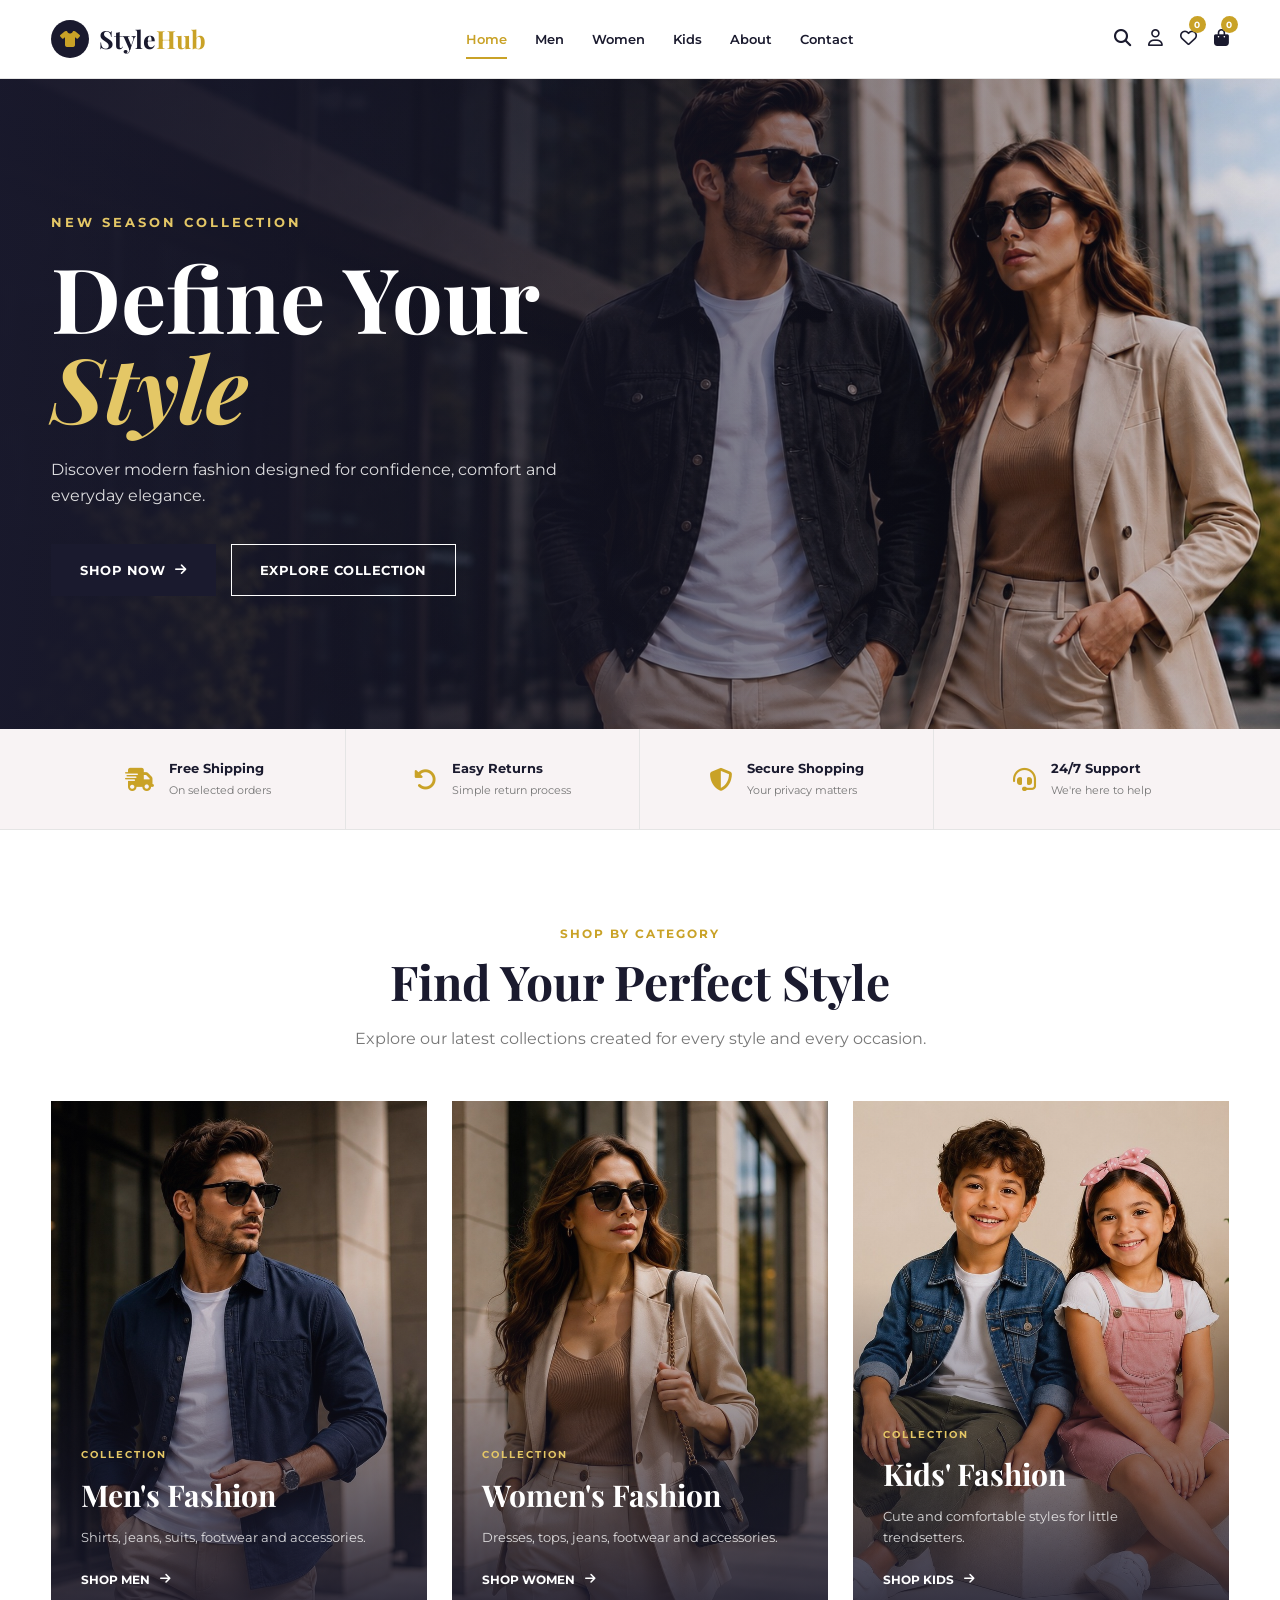
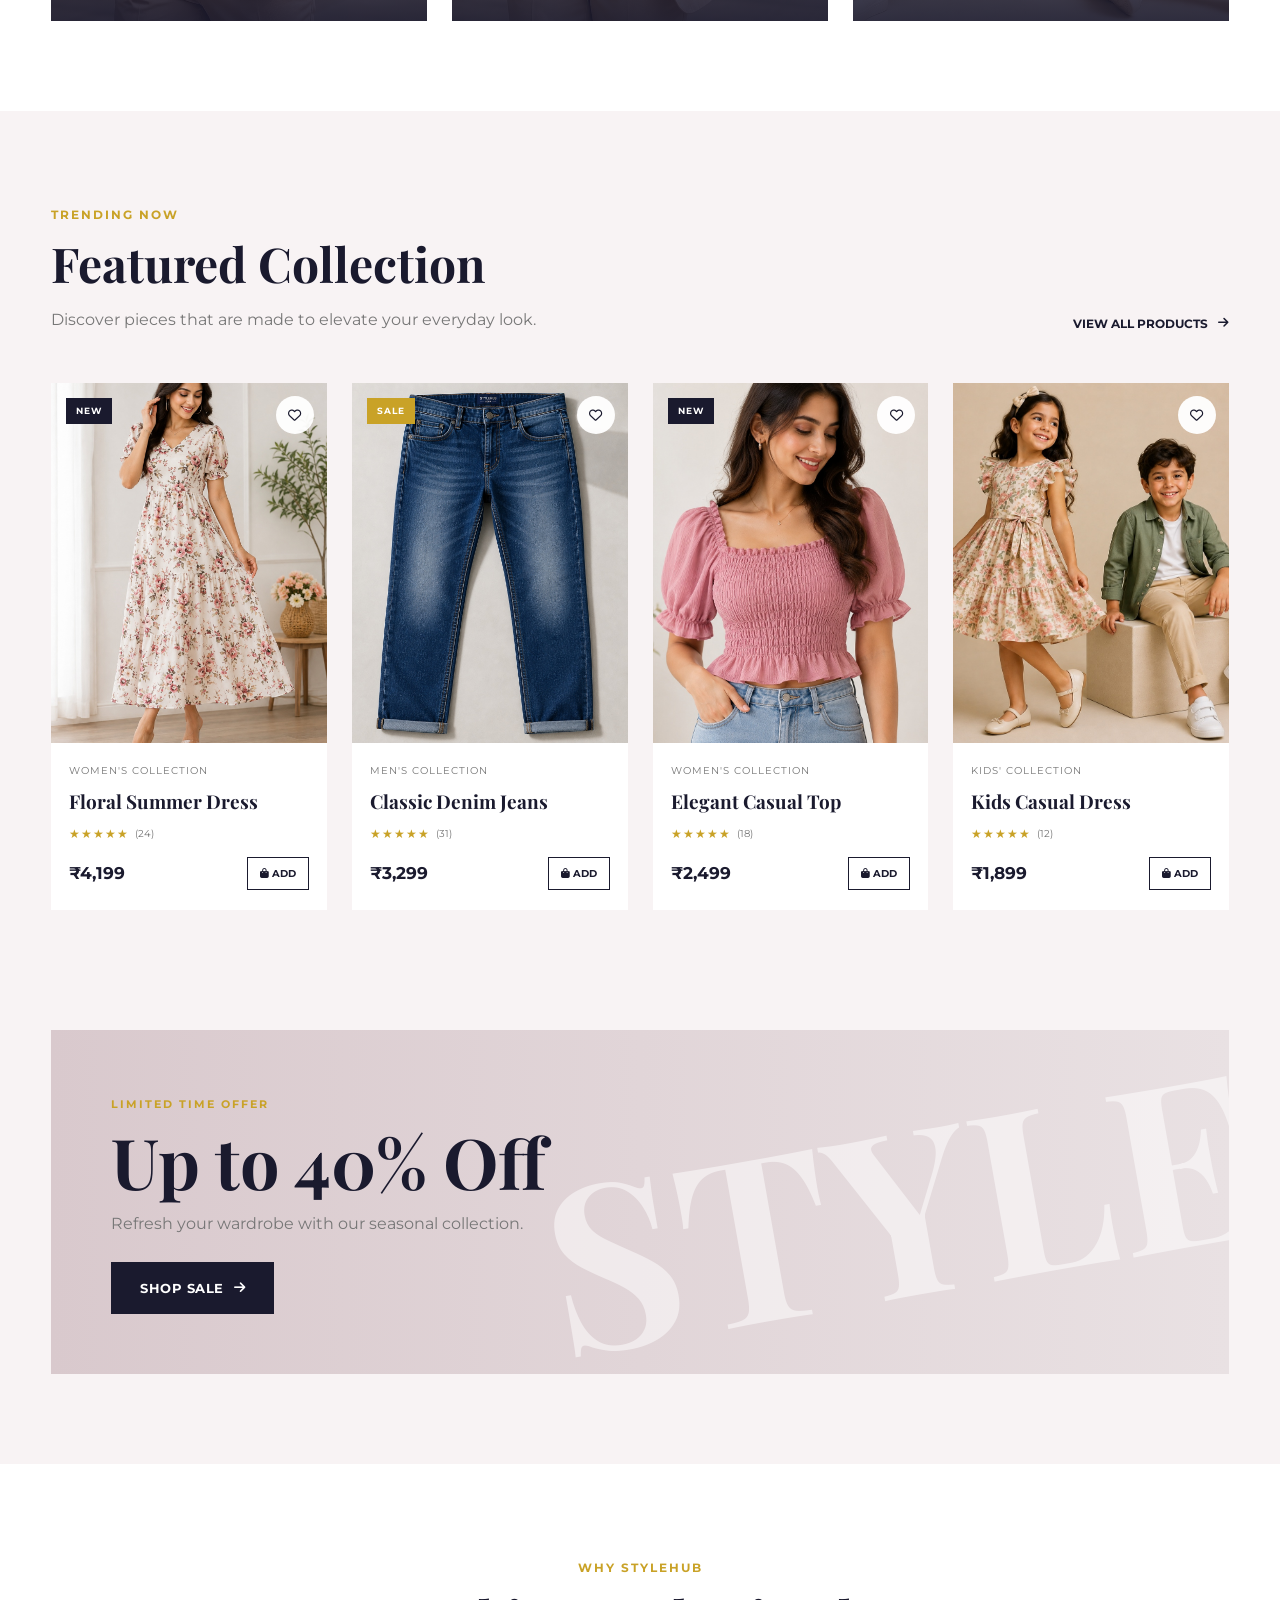
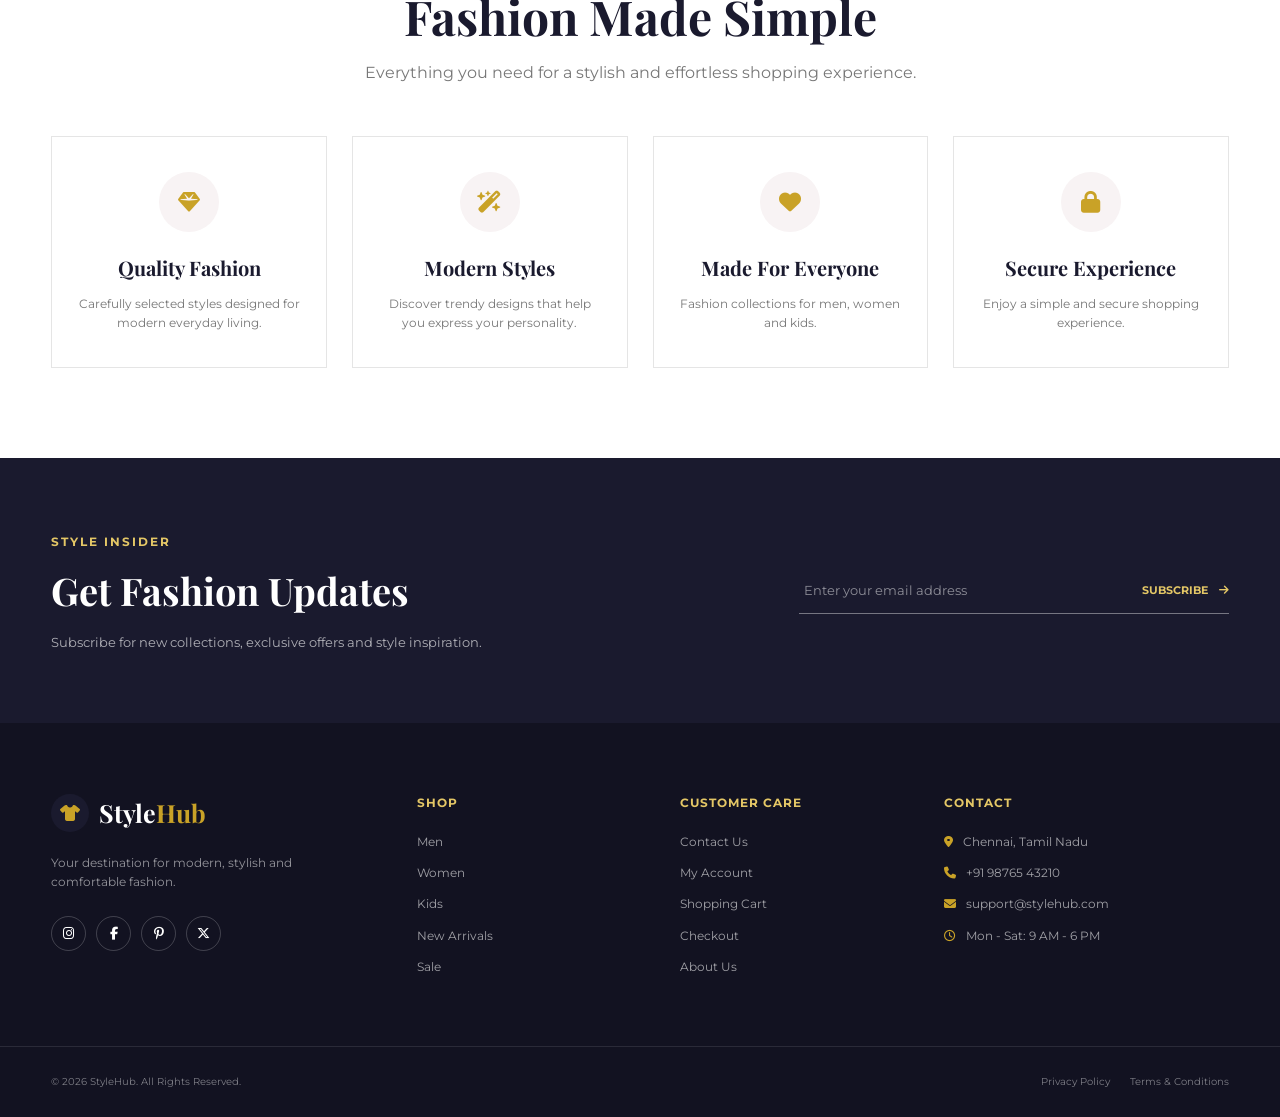
<file: index.html>
<!DOCTYPE html>
<html lang="en">
<head>
    <meta charset="UTF-8">

    <meta name="viewport" content="width=device-width, initial-scale=1.0">

    <meta name="description"
        content="StyleHub - Fashion and Apparel Store for Men, Women and Kids">

    <meta name="keywords"
        content="fashion, clothing, apparel, men, women, kids, StyleHub">

    <meta name="author" content="StyleHub">

    <title>StyleHub | Fashion & Apparel</title>

    <!-- Google Font -->
    <link rel="preconnect" href="https://fonts.googleapis.com">
    <link rel="preconnect" href="https://fonts.gstatic.com" crossorigin>

    <link
        href="https://fonts.googleapis.com/css2?family=Montserrat:wght@400;500;600;700;800&family=Playfair+Display:wght@500;600;700&display=swap"
        rel="stylesheet">

    <!-- Font Awesome -->
    <link
        rel="stylesheet"
        href="https://cdnjs.cloudflare.com/ajax/libs/font-awesome/6.5.2/css/all.min.css">

    <!-- Main CSS -->
    <link rel="stylesheet" href="css/style.css">
</head>

<body>

    <!-- =========================
         HEADER / NAVIGATION
    ========================== -->

    <header class="header">

        <div class="container navbar">

            <!-- Logo -->
            <a href="index.html" class="logo">
                <span class="logo-icon">
                    <i class="fa-solid fa-shirt"></i>
                </span>

                <span class="logo-text">
                    Style<span>Hub</span>
                </span>
            </a>


            <!-- Desktop Navigation -->
            <nav class="nav-menu">

                <a href="index.html" class="nav-link active">
                    Home
                </a>

                <a href="products.html?category=men" class="nav-link">
                    Men
                </a>

                <a href="products.html?category=women" class="nav-link">
                    Women
                </a>

                <a href="products.html?category=kids" class="nav-link">
                    Kids
                </a>

                <a href="about.html" class="nav-link">
                    About
                </a>

                <a href="contact.html" class="nav-link">
                    Contact
                </a>

            </nav>


            <!-- Header Actions -->
            <div class="nav-actions">

                <!-- Search -->
                <a href="products.html" class="nav-icon" title="Search">
                    <i class="fa-solid fa-magnifying-glass"></i>
                </a>

                <!-- Account -->
                <a href="account.html" class="nav-icon" title="Account">
                    <i class="fa-regular fa-user"></i>
                </a>

                <!-- Wishlist -->
                <a href="account.html#wishlist"
                    class="nav-icon"
                    title="Wishlist">

                    <i class="fa-regular fa-heart"></i>

                    <span class="icon-count">
                        0
                    </span>

                </a>

                <!-- Cart -->
                <a href="cart.html"
                    class="nav-icon cart-icon"
                    title="Shopping Cart">

                    <i class="fa-solid fa-bag-shopping"></i>

                    <span id="cart-count" class="icon-count">
                        0
                    </span>

                </a>

                <!-- Mobile Menu -->
                <button
                    class="menu-toggle"
                    id="menu-toggle"
                    aria-label="Open Menu">

                    <i class="fa-solid fa-bars"></i>

                </button>

            </div>

        </div>


        <!-- Mobile Navigation -->
        <div class="mobile-menu" id="mobile-menu">

            <a href="index.html">
                Home
            </a>

            <a href="products.html?category=men">
                Men
            </a>

            <a href="products.html?category=women">
                Women
            </a>

            <a href="products.html?category=kids">
                Kids
            </a>

            <a href="about.html">
                About
            </a>

            <a href="contact.html">
                Contact
            </a>

            <a href="account.html">
                My Account
            </a>

            <a href="cart.html">
                Shopping Cart
            </a>

        </div>

    </header>



    <!-- =========================
         HERO SECTION
    ========================== -->

    <main>

        <section class="hero">

            <div class="hero-overlay"></div>

            <div class="container hero-content">

                <div class="hero-text">

                    <p class="hero-small-title">
                        NEW SEASON COLLECTION
                    </p>

                    <h1>
                        Define Your
                        <span>Style</span>
                    </h1>

                    <p class="hero-description">
                        Discover modern fashion designed for
                        confidence, comfort and everyday elegance.
                    </p>

                    <div class="hero-buttons">

                        <a href="products.html"
                            class="btn btn-primary">

                            Shop Now
                            <i class="fa-solid fa-arrow-right"></i>

                        </a>

                        <a href="#collections"
                            class="btn btn-outline">

                            Explore Collection

                        </a>

                    </div>

                </div>

            </div>

        </section>



        <!-- =========================
             PROMO STRIP
        ========================== -->

        <section class="promo-strip">

            <div class="container promo-container">

                <div class="promo-item">

                    <i class="fa-solid fa-truck-fast"></i>

                    <div>
                        <strong>Free Shipping</strong>
                        <span>On selected orders</span>
                    </div>

                </div>


                <div class="promo-item">

                    <i class="fa-solid fa-rotate-left"></i>

                    <div>
                        <strong>Easy Returns</strong>
                        <span>Simple return process</span>
                    </div>

                </div>


                <div class="promo-item">

                    <i class="fa-solid fa-shield-halved"></i>

                    <div>
                        <strong>Secure Shopping</strong>
                        <span>Your privacy matters</span>
                    </div>

                </div>


                <div class="promo-item">

                    <i class="fa-solid fa-headset"></i>

                    <div>
                        <strong>24/7 Support</strong>
                        <span>We're here to help</span>
                    </div>

                </div>

            </div>

        </section>



        <!-- =========================
             COLLECTIONS
        ========================== -->

        <section class="collections section" id="collections">

            <div class="container">

                <div class="section-heading">

                    <span class="section-label">
                        SHOP BY CATEGORY
                    </span>

                    <h2>
                        Find Your Perfect Style
                    </h2>

                    <p>
                        Explore our latest collections created
                        for every style and every occasion.
                    </p>

                </div>


                <div class="category-grid">

                    <!-- Men -->
                    <article class="category-card men-card">

                        <div class="category-image">

                            <img
                                src="images/men-category.jpg"
                                alt="Men's Fashion Collection"
                                loading="lazy">

                        </div>

                        <div class="category-content">

                            <span>
                                COLLECTION
                            </span>

                            <h3>
                                Men's Fashion
                            </h3>

                            <p>
                                Shirts, jeans, suits,
                                footwear and accessories.
                            </p>

                            <a
                                href="products.html?category=men"
                                class="category-link">

                                Shop Men

                                <i class="fa-solid fa-arrow-right"></i>

                            </a>

                        </div>

                    </article>



                    <!-- Women -->
                    <article class="category-card women-card">

                        <div class="category-image">

                            <img
                                src="images/women-category.jpg"
                                alt="Women's Fashion Collection"
                                loading="lazy">

                        </div>

                        <div class="category-content">

                            <span>
                                COLLECTION
                            </span>

                            <h3>
                                Women's Fashion
                            </h3>

                            <p>
                                Dresses, tops, jeans,
                                footwear and accessories.
                            </p>

                            <a
                                href="products.html?category=women"
                                class="category-link">

                                Shop Women

                                <i class="fa-solid fa-arrow-right"></i>

                            </a>

                        </div>

                    </article>



                    <!-- Kids -->
                    <article class="category-card kids-card">

                        <div class="category-image">

                            <img
                                src="images/kids-category.jpg"
                                alt="Kids Fashion Collection"
                                loading="lazy">

                        </div>

                        <div class="category-content">

                            <span>
                                COLLECTION
                            </span>

                            <h3>
                                Kids' Fashion
                            </h3>

                            <p>
                                Cute and comfortable styles
                                for little trendsetters.
                            </p>

                            <a
                                href="products.html?category=kids"
                                class="category-link">

                                Shop Kids

                                <i class="fa-solid fa-arrow-right"></i>

                            </a>

                        </div>

                    </article>

                </div>

            </div>

        </section>



        <!-- =========================
             FEATURED PRODUCTS
        ========================== -->

        <section class="featured section">

            <div class="container">

                <div class="section-heading section-heading-row">

                    <div>

                        <span class="section-label">
                            TRENDING NOW
                        </span>

                        <h2>
                            Featured Collection
                        </h2>

                        <p>
                            Discover pieces that are made
                            to elevate your everyday look.
                        </p>

                    </div>


                    <a
                        href="products.html"
                        class="view-all">

                        View All Products
                        <i class="fa-solid fa-arrow-right"></i>

                    </a>

                </div>



                <div class="product-grid">

                    <!-- Product 1 -->
                    <article class="product-card">

                        <div class="product-image">

                            <span class="product-badge">
                                NEW
                            </span>

                            <button
                                class="wishlist-btn"
                                aria-label="Add to Wishlist">

                                <i class="fa-regular fa-heart"></i>

                            </button>

                            <img
                                src="images/women/floral-dress.jpg"
                                alt="Floral Summer Dress"
                                loading="lazy">

                            <a
                                href="product-detail.html?id=1"
                                class="quick-view">

                                Quick View

                            </a>

                        </div>


                        <div class="product-info">

                            <span class="product-category">
                                Women's Collection
                            </span>

                            <h3>
                                <a href="product-detail.html?id=1">
                                    Floral Summer Dress
                                </a>
                            </h3>

                            <div class="product-rating">

                                <span>
                                    ★★★★★
                                </span>

                                <small>
                                    (24)
                                </small>

                            </div>

                            <div class="product-bottom">

                                <span class="price">
                                    ₹4,199
                                </span>

                                <button
                                    class="add-cart-btn"
                                    data-product-id="1">

                                    <i class="fa-solid fa-bag-shopping"></i>

                                    Add

                                </button>

                            </div>

                        </div>

                    </article>



                    <!-- Product 2 -->
                    <article class="product-card">

                        <div class="product-image">

                            <span class="product-badge sale">
                                SALE
                            </span>

                            <button
                                class="wishlist-btn"
                                aria-label="Add to Wishlist">

                                <i class="fa-regular fa-heart"></i>

                            </button>

                            <img
                                src="images/men/denim-jeans.jpg"
                                alt="Classic Denim Jeans"
                                loading="lazy">

                            <a
                                href="product-detail.html?id=2"
                                class="quick-view">

                                Quick View

                            </a>

                        </div>


                        <div class="product-info">

                            <span class="product-category">
                                Men's Collection
                            </span>

                            <h3>
                                <a href="product-detail.html?id=2">
                                    Classic Denim Jeans
                                </a>
                            </h3>

                            <div class="product-rating">

                                <span>
                                    ★★★★★
                                </span>

                                <small>
                                    (31)
                                </small>

                            </div>

                            <div class="product-bottom">

                                <span class="price">
                                    ₹3,299
                                </span>

                                <button
                                    class="add-cart-btn"
                                    data-product-id="2">

                                    <i class="fa-solid fa-bag-shopping"></i>

                                    Add

                                </button>

                            </div>

                        </div>

                    </article>



                    <!-- Product 3 -->
                    <article class="product-card">

                        <div class="product-image">

                            <span class="product-badge">
                                NEW
                            </span>

                            <button
                                class="wishlist-btn"
                                aria-label="Add to Wishlist">

                                <i class="fa-regular fa-heart"></i>

                            </button>

                            <img
                                src="images/women/top.jpg"
                                alt="Elegant Women's Top"
                                loading="lazy">

                            <a
                                href="product-detail.html?id=3"
                                class="quick-view">

                                Quick View

                            </a>

                        </div>


                        <div class="product-info">

                            <span class="product-category">
                                Women's Collection
                            </span>

                            <h3>
                                <a href="product-detail.html?id=3">
                                    Elegant Casual Top
                                </a>
                            </h3>

                            <div class="product-rating">

                                <span>
                                    ★★★★★
                                </span>

                                <small>
                                    (18)
                                </small>

                            </div>

                            <div class="product-bottom">

                                <span class="price">
                                    ₹2,499
                                </span>

                                <button
                                    class="add-cart-btn"
                                    data-product-id="3">

                                    <i class="fa-solid fa-bag-shopping"></i>

                                    Add

                                </button>

                            </div>

                        </div>

                    </article>



                    <!-- Product 4 -->
                    <article class="product-card">

                        <div class="product-image">

                            <button
                                class="wishlist-btn"
                                aria-label="Add to Wishlist">

                                <i class="fa-regular fa-heart"></i>

                            </button>

                            <img
                                src="images/kids/kids-dress.jpg"
                                alt="Kids Casual Dress"
                                loading="lazy">

                            <a
                                href="product-detail.html?id=4"
                                class="quick-view">

                                Quick View

                            </a>

                        </div>


                        <div class="product-info">

                            <span class="product-category">
                                Kids' Collection
                            </span>

                            <h3>
                                <a href="product-detail.html?id=4">
                                    Kids Casual Dress
                                </a>
                            </h3>

                            <div class="product-rating">

                                <span>
                                    ★★★★★
                                </span>

                                <small>
                                    (12)
                                </small>

                            </div>

                            <div class="product-bottom">

                                <span class="price">
                                    ₹1,899
                                </span>

                                <button
                                    class="add-cart-btn"
                                    data-product-id="4">

                                    <i class="fa-solid fa-bag-shopping"></i>

                                    Add

                                </button>

                            </div>

                        </div>

                    </article>

                </div>

            </div>

        </section>



        <!-- =========================
             SEASONAL OFFER
        ========================== -->

        <section class="offer-section">

            <div class="container">

                <div class="offer-box">

                    <div class="offer-content">

                        <span class="offer-label">
                            LIMITED TIME OFFER
                        </span>

                        <h2>
                            Up to 40% Off
                        </h2>

                        <p>
                            Refresh your wardrobe with our
                            seasonal collection.
                        </p>

                        <a
                            href="products.html"
                            class="btn btn-dark">

                            Shop Sale
                            <i class="fa-solid fa-arrow-right"></i>

                        </a>

                    </div>


                    <div class="offer-decoration">

                        <span>
                            STYLE
                        </span>

                    </div>

                </div>

            </div>

        </section>



        <!-- =========================
             WHY STYLEHUB
        ========================== -->

        <section class="why-us section">

            <div class="container">

                <div class="section-heading">

                    <span class="section-label">
                        WHY STYLEHUB
                    </span>

                    <h2>
                        Fashion Made Simple
                    </h2>

                    <p>
                        Everything you need for a stylish
                        and effortless shopping experience.
                    </p>

                </div>


                <div class="features-grid">

                    <div class="feature-card">

                        <div class="feature-icon">
                            <i class="fa-solid fa-gem"></i>
                        </div>

                        <h3>
                            Quality Fashion
                        </h3>

                        <p>
                            Carefully selected styles designed
                            for modern everyday living.
                        </p>

                    </div>


                    <div class="feature-card">

                        <div class="feature-icon">
                            <i class="fa-solid fa-wand-magic-sparkles"></i>
                        </div>

                        <h3>
                            Modern Styles
                        </h3>

                        <p>
                            Discover trendy designs that help
                            you express your personality.
                        </p>

                    </div>


                    <div class="feature-card">

                        <div class="feature-icon">
                            <i class="fa-solid fa-heart"></i>
                        </div>

                        <h3>
                            Made For Everyone
                        </h3>

                        <p>
                            Fashion collections for men,
                            women and kids.
                        </p>

                    </div>


                    <div class="feature-card">

                        <div class="feature-icon">
                            <i class="fa-solid fa-lock"></i>
                        </div>

                        <h3>
                            Secure Experience
                        </h3>

                        <p>
                            Enjoy a simple and secure
                            shopping experience.
                        </p>

                    </div>

                </div>

            </div>

        </section>



        <!-- =========================
             NEWSLETTER
        ========================== -->

        <section class="newsletter">

            <div class="container newsletter-content">

                <div>

                    <span class="section-label">
                        STYLE INSIDER
                    </span>

                    <h2>
                        Get Fashion Updates
                    </h2>

                    <p>
                        Subscribe for new collections,
                        exclusive offers and style inspiration.
                    </p>

                </div>


                <form
                    class="newsletter-form"
                    id="newsletter-form">

                    <input
                        type="email"
                        id="newsletter-email"
                        placeholder="Enter your email address"
                        required>

                    <button type="submit">
                        Subscribe
                        <i class="fa-solid fa-arrow-right"></i>
                    </button>

                </form>

            </div>

        </section>

    </main>



    <!-- =========================
         FOOTER
    ========================== -->

    <footer class="footer">

        <div class="container footer-grid">

            <!-- Brand -->
            <div class="footer-brand">

                <a href="index.html" class="logo footer-logo">

                    <span class="logo-icon">
                        <i class="fa-solid fa-shirt"></i>
                    </span>

                    <span class="logo-text">
                        Style<span>Hub</span>
                    </span>

                </a>

                <p>
                    Your destination for modern,
                    stylish and comfortable fashion.
                </p>


                <div class="social-links">

                    <a href="#" aria-label="Instagram">
                        <i class="fa-brands fa-instagram"></i>
                    </a>

                    <a href="#" aria-label="Facebook">
                        <i class="fa-brands fa-facebook-f"></i>
                    </a>

                    <a href="#" aria-label="Pinterest">
                        <i class="fa-brands fa-pinterest-p"></i>
                    </a>

                    <a href="#" aria-label="Twitter">
                        <i class="fa-brands fa-x-twitter"></i>
                    </a>

                </div>

            </div>



            <!-- Shop -->
            <div class="footer-column">

                <h3>
                    Shop
                </h3>

                <a href="products.html?category=men">
                    Men
                </a>

                <a href="products.html?category=women">
                    Women
                </a>

                <a href="products.html?category=kids">
                    Kids
                </a>

                <a href="products.html">
                    New Arrivals
                </a>

                <a href="products.html">
                    Sale
                </a>

            </div>



            <!-- Customer Care -->
            <div class="footer-column">

                <h3>
                    Customer Care
                </h3>

                <a href="contact.html">
                    Contact Us
                </a>

                <a href="account.html">
                    My Account
                </a>

                <a href="cart.html">
                    Shopping Cart
                </a>

                <a href="checkout.html">
                    Checkout
                </a>

                <a href="about.html">
                    About Us
                </a>

            </div>



            <!-- Contact -->
            <div class="footer-column">

                <h3>
                    Contact
                </h3>

                <p>
                    <i class="fa-solid fa-location-dot"></i>
                    Chennai, Tamil Nadu
                </p>

                <p>
                    <i class="fa-solid fa-phone"></i>
                    +91 98765 43210
                </p>

                <p>
                    <i class="fa-solid fa-envelope"></i>
                    support@stylehub.com
                </p>

                <p>
                    <i class="fa-regular fa-clock"></i>
                    Mon - Sat: 9 AM - 6 PM
                </p>

            </div>

        </div>


        <!-- Footer Bottom -->
        <div class="footer-bottom">

            <div class="container footer-bottom-content">

                <p>
                    © 2026 StyleHub. All Rights Reserved.
                </p>

                <div>

                    <a href="#">
                        Privacy Policy
                    </a>

                    <a href="#">
                        Terms & Conditions
                    </a>

                </div>

            </div>

        </div>

    </footer>



    <!-- =========================
         JAVASCRIPT
    ========================== -->

    <script src="js/products.js"></script>
    <script src="js/script.js"></script>
    <script src="js/cart.js"></script>

</body>
</html>
</file>
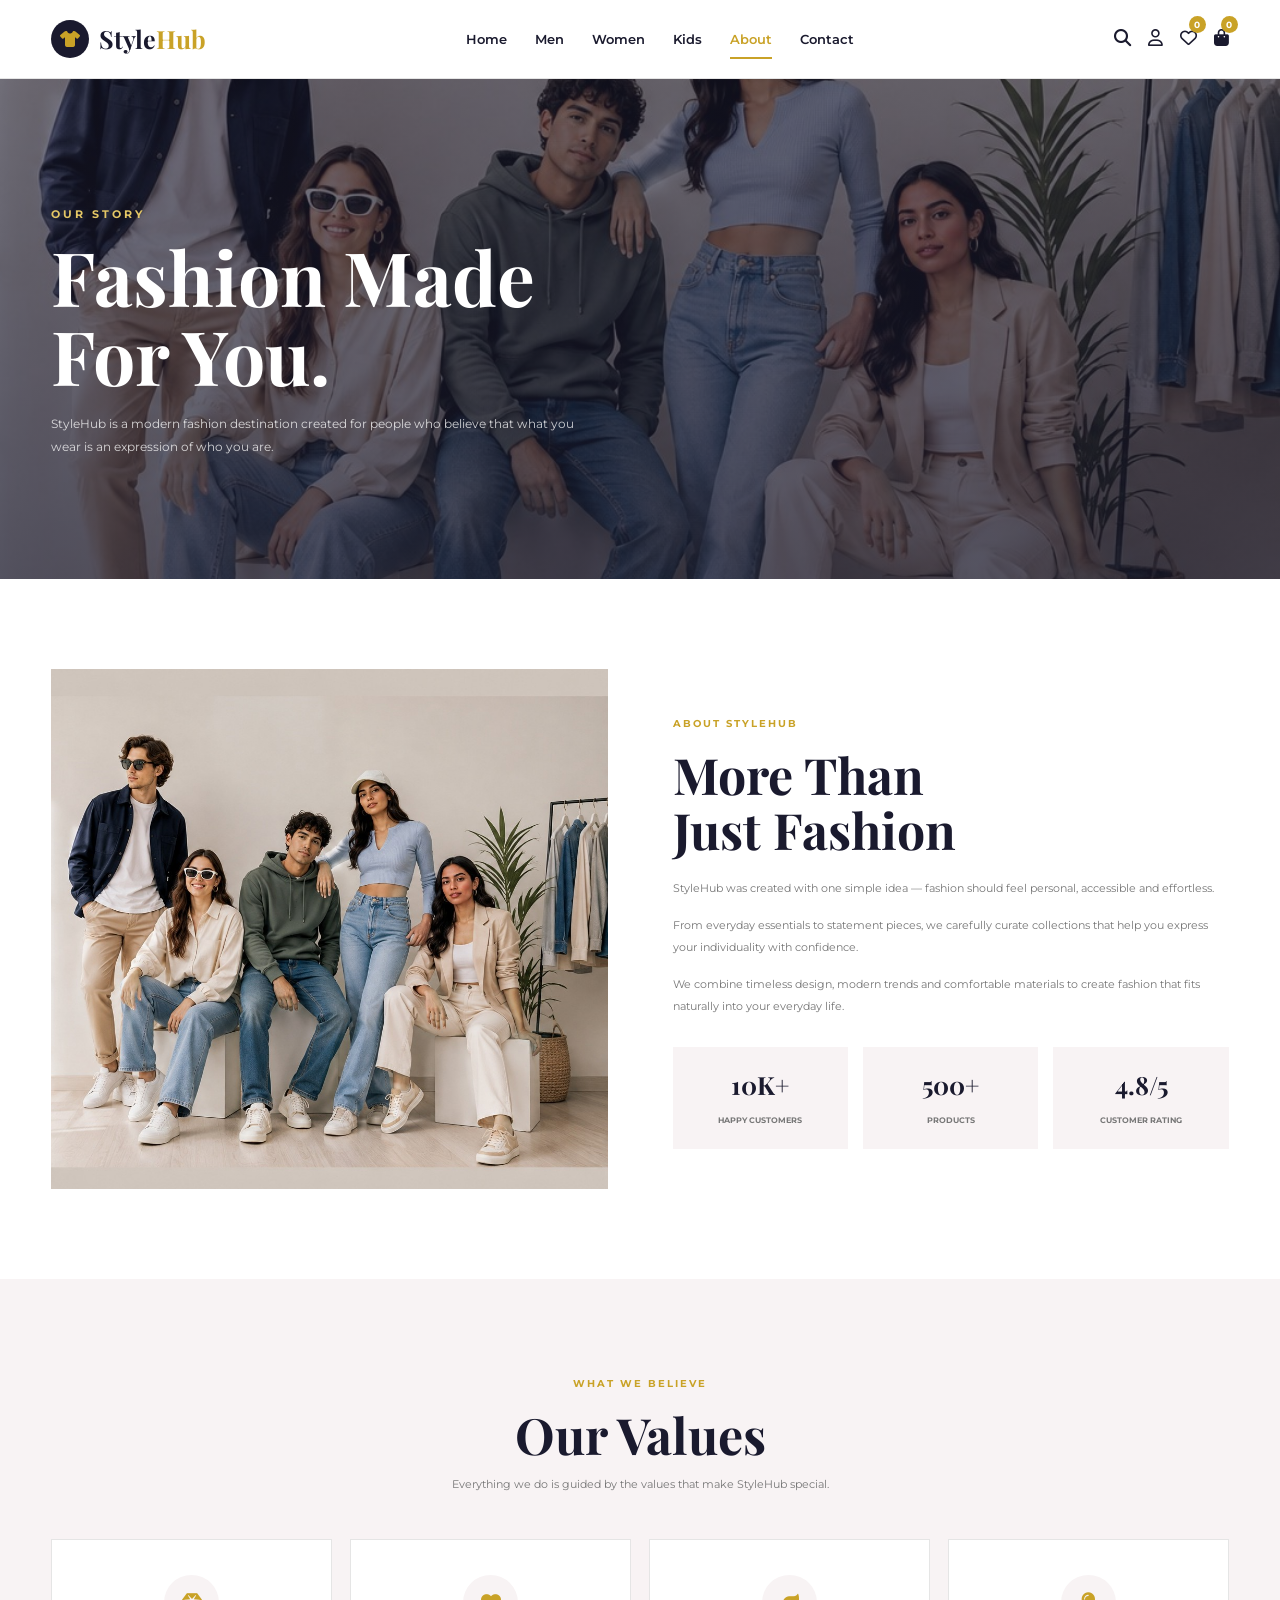
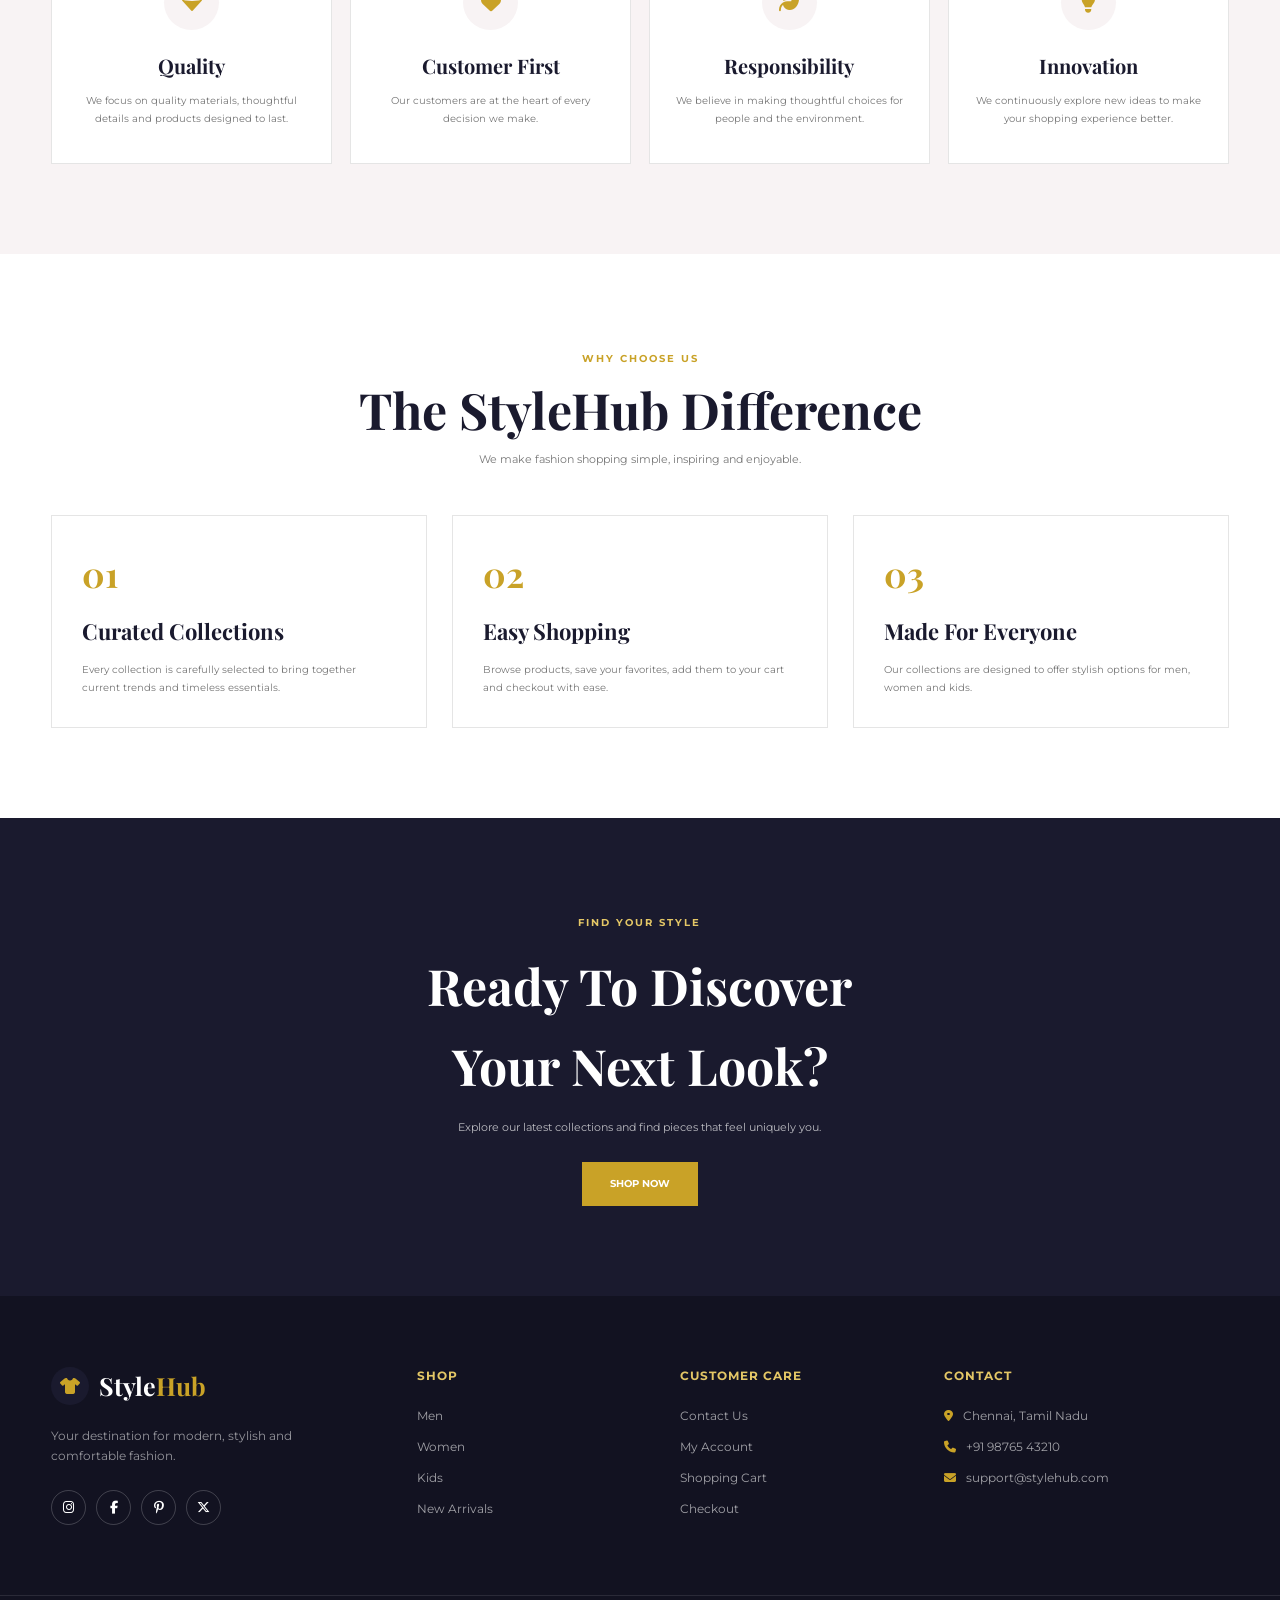
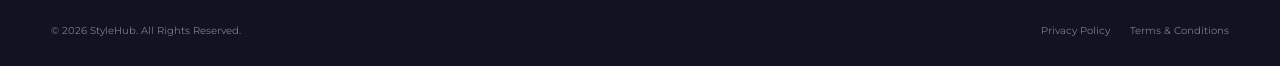
<file: about.html>
<!DOCTYPE html>
<html lang="en">

<head>

    <meta charset="UTF-8">

    <meta name="viewport"
          content="width=device-width, initial-scale=1.0">

    <meta name="description"
          content="Learn more about StyleHub and our fashion story.">

    <title>About Us | StyleHub</title>

    <!-- Google Fonts -->
    <link rel="preconnect"
          href="https://fonts.googleapis.com">

    <link rel="preconnect"
          href="https://fonts.gstatic.com"
          crossorigin>

    <link
        href="https://fonts.googleapis.com/css2?family=Montserrat:wght@400;500;600;700;800&family=Playfair+Display:wght@500;600;700&display=swap"
        rel="stylesheet">

    <!-- Font Awesome -->
    <link
        rel="stylesheet"
        href="https://cdnjs.cloudflare.com/ajax/libs/font-awesome/6.5.2/css/all.min.css">

    <!-- Main CSS -->
    <link rel="stylesheet"
          href="css/style.css">


    <style>

        /* =====================================
           ABOUT PAGE
        ===================================== */

        .about-section {
            background: #f8f3f4;
        }


        /* =====================================
           HERO
        ===================================== */

        .about-hero {
            min-height: 500px;
            display: flex;
            align-items: center;
            position: relative;
            background:
                linear-gradient(
                    rgba(26, 26, 46, 0.58),
                    rgba(26, 26, 46, 0.72)
                ),
                url("images/about-hero.jpg")
                center / cover no-repeat;
        }


        .about-hero-content {
            max-width: 650px;
            color: #ffffff;
        }


        .about-hero-content span {
            color: #e4c766;
            font-size: 11px;
            font-weight: 700;
            letter-spacing: 3px;
            text-transform: uppercase;
        }


        .about-hero-content h1 {
            font-family: "Playfair Display", serif;
            font-size: clamp(45px, 7vw, 75px);
            line-height: 1.05;
            margin: 12px 0 18px;
        }


        .about-hero-content p {
            max-width: 550px;
            color: rgba(255,255,255,0.78);
            font-size: 12px;
            line-height: 1.9;
        }


        /* =====================================
           OUR STORY
        ===================================== */

        .story-section {
            padding: 90px 0;
            background: #ffffff;
        }


        .story-grid {
            display: grid;
            grid-template-columns: 1fr 1fr;
            gap: 65px;
            align-items: center;
        }


        .story-image {
            height: 520px;
            overflow: hidden;
            background: #e9e1e3;
        }


        .story-image img {
            width: 100%;
            height: 100%;
            object-fit: cover;
        }


        .story-content span {
            color: #c9a227;
            font-size: 10px;
            font-weight: 700;
            letter-spacing: 2px;
            text-transform: uppercase;
        }


        .story-content h2 {
            font-family: "Playfair Display", serif;
            font-size: clamp(35px, 5vw, 50px);
            line-height: 1.1;
            margin: 12px 0 20px;
        }


        .story-content p {
            color: #777;
            font-size: 11px;
            line-height: 2;
            margin-bottom: 15px;
        }


        .story-highlight {
            display: grid;
            grid-template-columns: repeat(3, 1fr);
            gap: 15px;
            margin-top: 30px;
        }


        .story-stat {
            padding: 18px;
            background: #f8f3f4;
            text-align: center;
        }


        .story-stat strong {
            display: block;
            color: #1a1a2e;
            font-family: "Playfair Display", serif;
            font-size: 25px;
        }


        .story-stat span {
            color: #777;
            font-size: 8px;
            letter-spacing: 0;
        }


        /* =====================================
           VALUES
        ===================================== */

        .values-section {
            padding: 90px 0;
            background: #f8f3f4;
        }


        .section-heading {
            max-width: 600px;
            margin: 0 auto 45px;
            text-align: center;
        }


        .section-heading span {
            color: #c9a227;
            font-size: 10px;
            font-weight: 700;
            letter-spacing: 2px;
            text-transform: uppercase;
        }


        .section-heading h2 {
            font-family: "Playfair Display", serif;
            font-size: clamp(35px, 5vw, 50px);
            margin: 10px 0;
        }


        .section-heading p {
            color: #777;
            font-size: 11px;
            line-height: 1.8;
        }


        .values-grid {
            display: grid;
            grid-template-columns:
                repeat(4, 1fr);
            gap: 18px;
        }


        .value-card {
            padding: 35px 25px;
            text-align: center;
            background: #ffffff;
            border: 1px solid #e5e5e5;
            transition: 0.3s ease;
        }


        .value-card:hover {
            transform: translateY(-6px);
            border-color: #c9a227;
        }


        .value-icon {
            width: 55px;
            height: 55px;
            display: grid;
            place-items: center;
            margin: 0 auto 20px;
            border-radius: 50%;
            background: #f8f3f4;
            color: #c9a227;
            font-size: 20px;
        }


        .value-card h3 {
            font-family: "Playfair Display", serif;
            font-size: 20px;
            margin-bottom: 10px;
        }


        .value-card p {
            color: #777;
            font-size: 10px;
            line-height: 1.8;
        }


        /* =====================================
           WHY STYLEHUB
        ===================================== */

        .why-section {
            padding: 90px 0;
            background: #ffffff;
        }


        .why-grid {
            display: grid;
            grid-template-columns:
                repeat(3, 1fr);
            gap: 25px;
        }


        .why-card {
            padding: 30px;
            border: 1px solid #e5e5e5;
        }


        .why-number {
            color: #c9a227;
            font-family: "Playfair Display", serif;
            font-size: 35px;
            font-weight: 700;
        }


        .why-card h3 {
            font-family: "Playfair Display", serif;
            font-size: 22px;
            margin: 12px 0;
        }


        .why-card p {
            color: #777;
            font-size: 10px;
            line-height: 1.8;
        }


        /* =====================================
           CTA
        ===================================== */

        .about-cta {
            padding: 90px 20px;
            background: #1a1a2e;
            text-align: center;
            color: #ffffff;
        }


        .about-cta span {
            color: #e4c766;
            font-size: 10px;
            font-weight: 700;
            letter-spacing: 2px;
        }


        .about-cta h2 {
            font-family: "Playfair Display", serif;
            font-size: clamp(35px, 5vw, 50px);
            margin: 12px 0;
        }


        .about-cta p {
            max-width: 550px;
            margin: 0 auto 25px;
            color: rgba(255,255,255,0.7);
            font-size: 11px;
            line-height: 1.8;
        }


        .about-cta-btn {
            display: inline-block;
            padding: 14px 28px;
            background: #c9a227;
            color: #ffffff;
            font-size: 10px;
            font-weight: 700;
            text-transform: uppercase;
        }


        .about-cta-btn:hover {
            background: #ffffff;
            color: #1a1a2e;
        }


        /* =====================================
           RESPONSIVE
        ===================================== */

        @media (max-width: 900px) {

            .story-grid {
                grid-template-columns: 1fr;
                gap: 35px;
            }


            .story-image {
                height: 400px;
            }


            .values-grid {
                grid-template-columns:
                    repeat(2, 1fr);
            }


            .why-grid {
                grid-template-columns: 1fr;
            }

        }


        @media (max-width: 600px) {

            .about-hero {
                min-height: 420px;
            }


            .story-section,
            .values-section,
            .why-section {
                padding: 60px 0;
            }


            .story-image {
                height: 320px;
            }


            .story-highlight {
                grid-template-columns: 1fr;
            }


            .values-grid {
                grid-template-columns: 1fr;
            }

        }

    </style>

</head>


<body>


    <!-- =====================================
         HEADER
    ====================================== -->

    <header class="header">

        <div class="container navbar">


            <!-- Logo -->

            <a href="index.html"
               class="logo">

                <span class="logo-icon">
                    <i class="fa-solid fa-shirt"></i>
                </span>

                <span class="logo-text">
                    Style<span>Hub</span>
                </span>

            </a>


            <!-- Navigation -->

            <nav class="nav-menu">

                <a href="index.html"
                   class="nav-link">
                    Home
                </a>

                <a
                    href="products.html?category=men"
                    class="nav-link">
                    Men
                </a>

                <a
                    href="products.html?category=women"
                    class="nav-link">
                    Women
                </a>

                <a
                    href="products.html?category=kids"
                    class="nav-link">
                    Kids
                </a>

                <a href="about.html"
                   class="nav-link active">
                    About
                </a>

                <a href="contact.html"
                   class="nav-link">
                    Contact
                </a>

            </nav>


            <!-- Actions -->

            <div class="nav-actions">

                <a href="products.html"
                   class="nav-icon">

                    <i class="fa-solid fa-magnifying-glass"></i>

                </a>


                <a href="login.html"
                   class="nav-icon">

                    <i class="fa-regular fa-user"></i>

                </a>


                <a
                    href="account.html#wishlist"
                    class="nav-icon">

                    <i class="fa-regular fa-heart"></i>

                    <span class="icon-count"
                          id="wishlist-count">
                        0
                    </span>

                </a>


                <a href="cart.html"
                   class="nav-icon">

                    <i class="fa-solid fa-bag-shopping"></i>

                    <span class="icon-count"
                          id="cart-count">
                        0
                    </span>

                </a>


                <button
                    class="menu-toggle"
                    id="menu-toggle">

                    <i class="fa-solid fa-bars"></i>

                </button>

            </div>

        </div>


        <!-- Mobile Menu -->

        <div
            class="mobile-menu"
            id="mobile-menu">

            <a href="index.html">
                Home
            </a>

            <a href="products.html?category=men">
                Men
            </a>

            <a href="products.html?category=women">
                Women
            </a>

            <a href="products.html?category=kids">
                Kids
            </a>

            <a href="about.html">
                About
            </a>

            <a href="contact.html">
                Contact
            </a>

            <a href="login.html">
                Login
            </a>

            <a href="cart.html">
                Shopping Cart
            </a>

        </div>

    </header>



    <!-- =====================================
         ABOUT HERO
    ====================================== -->

    <main>

        <section class="about-section">


            <div class="about-hero">

                <div class="container">

                    <div class="about-hero-content">

                        <span>
                            OUR STORY
                        </span>

                        <h1>
                            Fashion Made<br>
                            For You.
                        </h1>

                        <p>
                            StyleHub is a modern fashion
                            destination created for people
                            who believe that what you wear
                            is an expression of who you are.
                        </p>

                    </div>

                </div>

            </div>



            <!-- =================================
                 STORY
            ================================== -->

            <section class="story-section">

                <div class="container">

                    <div class="story-grid">


                        <!-- Image -->

                        <div class="story-image">

                            <img
                                src="images/about-hero.jpg"
                                alt="StyleHub fashion collection"
                                loading="lazy">

                        </div>


                        <!-- Content -->

                        <div class="story-content">

                            <span>
                                ABOUT STYLEHUB
                            </span>

                            <h2>
                                More Than<br>
                                Just Fashion
                            </h2>

                            <p>
                                StyleHub was created with
                                one simple idea — fashion
                                should feel personal,
                                accessible and effortless.
                            </p>

                            <p>
                                From everyday essentials to
                                statement pieces, we carefully
                                curate collections that help
                                you express your individuality
                                with confidence.
                            </p>

                            <p>
                                We combine timeless design,
                                modern trends and comfortable
                                materials to create fashion
                                that fits naturally into your
                                everyday life.
                            </p>


                            <div class="story-highlight">

                                <div class="story-stat">

                                    <strong>
                                        10K+
                                    </strong>

                                    <span>
                                        Happy Customers
                                    </span>

                                </div>


                                <div class="story-stat">

                                    <strong>
                                        500+
                                    </strong>

                                    <span>
                                        Products
                                    </span>

                                </div>


                                <div class="story-stat">

                                    <strong>
                                        4.8/5
                                    </strong>

                                    <span>
                                        Customer Rating
                                    </span>

                                </div>

                            </div>

                        </div>

                    </div>

                </div>

            </section>



            <!-- =================================
                 VALUES
            ================================== -->

            <section class="values-section">

                <div class="container">


                    <div class="section-heading">

                        <span>
                            WHAT WE BELIEVE
                        </span>

                        <h2>
                            Our Values
                        </h2>

                        <p>
                            Everything we do is guided by
                            the values that make StyleHub
                            special.
                        </p>

                    </div>


                    <div class="values-grid">


                        <!-- Value 1 -->

                        <div class="value-card">

                            <div class="value-icon">

                                <i class="fa-solid fa-gem"></i>

                            </div>

                            <h3>
                                Quality
                            </h3>

                            <p>
                                We focus on quality materials,
                                thoughtful details and products
                                designed to last.
                            </p>

                        </div>


                        <!-- Value 2 -->

                        <div class="value-card">

                            <div class="value-icon">

                                <i class="fa-solid fa-heart"></i>

                            </div>

                            <h3>
                                Customer First
                            </h3>

                            <p>
                                Our customers are at the heart
                                of every decision we make.
                            </p>

                        </div>


                        <!-- Value 3 -->

                        <div class="value-card">

                            <div class="value-icon">

                                <i class="fa-solid fa-leaf"></i>

                            </div>

                            <h3>
                                Responsibility
                            </h3>

                            <p>
                                We believe in making thoughtful
                                choices for people and the
                                environment.
                            </p>

                        </div>


                        <!-- Value 4 -->

                        <div class="value-card">

                            <div class="value-icon">

                                <i class="fa-solid fa-lightbulb"></i>

                            </div>

                            <h3>
                                Innovation
                            </h3>

                            <p>
                                We continuously explore new
                                ideas to make your shopping
                                experience better.
                            </p>

                        </div>

                    </div>

                </div>

            </section>



            <!-- =================================
                 WHY STYLEHUB
            ================================== -->

            <section class="why-section">

                <div class="container">


                    <div class="section-heading">

                        <span>
                            WHY CHOOSE US
                        </span>

                        <h2>
                            The StyleHub Difference
                        </h2>

                        <p>
                            We make fashion shopping simple,
                            inspiring and enjoyable.
                        </p>

                    </div>


                    <div class="why-grid">


                        <div class="why-card">

                            <div class="why-number">
                                01
                            </div>

                            <h3>
                                Curated Collections
                            </h3>

                            <p>
                                Every collection is carefully
                                selected to bring together
                                current trends and timeless
                                essentials.
                            </p>

                        </div>


                        <div class="why-card">

                            <div class="why-number">
                                02
                            </div>

                            <h3>
                                Easy Shopping
                            </h3>

                            <p>
                                Browse products, save your
                                favorites, add them to your
                                cart and checkout with ease.
                            </p>

                        </div>


                        <div class="why-card">

                            <div class="why-number">
                                03
                            </div>

                            <h3>
                                Made For Everyone
                            </h3>

                            <p>
                                Our collections are designed
                                to offer stylish options for
                                men, women and kids.
                            </p>

                        </div>

                    </div>

                </div>

            </section>



            <!-- =================================
                 CTA
            ================================== -->

            <section class="about-cta">

                <div class="container">

                    <span>
                        FIND YOUR STYLE
                    </span>

                    <h2>
                        Ready To Discover<br>
                        Your Next Look?
                    </h2>

                    <p>
                        Explore our latest collections and
                        find pieces that feel uniquely you.
                    </p>

                    <a
                        href="products.html"
                        class="about-cta-btn">

                        Shop Now

                    </a>

                </div>

            </section>

        </section>

    </main>



    <!-- =====================================
         FOOTER
    ====================================== -->

    <footer class="footer">

        <div class="container footer-grid">


            <div class="footer-brand">

                <a
                    href="index.html"
                    class="logo footer-logo">

                    <span class="logo-icon">
                        <i class="fa-solid fa-shirt"></i>
                    </span>

                    <span class="logo-text">
                        Style<span>Hub</span>
                    </span>

                </a>

                <p>
                    Your destination for modern,
                    stylish and comfortable fashion.
                </p>


                <div class="social-links">

                    <a href="#">
                        <i class="fa-brands fa-instagram"></i>
                    </a>

                    <a href="#">
                        <i class="fa-brands fa-facebook-f"></i>
                    </a>

                    <a href="#">
                        <i class="fa-brands fa-pinterest-p"></i>
                    </a>

                    <a href="#">
                        <i class="fa-brands fa-x-twitter"></i>
                    </a>

                </div>

            </div>


            <div class="footer-column">

                <h3>
                    Shop
                </h3>

                <a href="products.html?category=men">
                    Men
                </a>

                <a href="products.html?category=women">
                    Women
                </a>

                <a href="products.html?category=kids">
                    Kids
                </a>

                <a href="products.html">
                    New Arrivals
                </a>

            </div>


            <div class="footer-column">

                <h3>
                    Customer Care
                </h3>

                <a href="contact.html">
                    Contact Us
                </a>

                <a href="account.html">
                    My Account
                </a>

                <a href="cart.html">
                    Shopping Cart
                </a>

                <a href="checkout.html">
                    Checkout
                </a>

            </div>


            <div class="footer-column">

                <h3>
                    Contact
                </h3>

                <p>
                    <i class="fa-solid fa-location-dot"></i>
                    Chennai, Tamil Nadu
                </p>

                <p>
                    <i class="fa-solid fa-phone"></i>
                    +91 98765 43210
                </p>

                <p>
                    <i class="fa-solid fa-envelope"></i>
                    support@stylehub.com
                </p>

            </div>

        </div>


        <div class="footer-bottom">

            <div class="container footer-bottom-content">

                <p>
                    © 2026 StyleHub. All Rights Reserved.
                </p>

                <div>

                    <a href="#">
                        Privacy Policy
                    </a>

                    <a href="#">
                        Terms & Conditions
                    </a>

                </div>

            </div>

        </div>

    </footer>



    <!-- =====================================
         JAVASCRIPT
    ====================================== -->

    <script src="js/products.js"></script>
    <script src="js/cart.js"></script>
    <script src="js/script.js"></script>


    <script>

        // =====================================
        // WISHLIST COUNT
        // =====================================

        function updateAboutWishlistCount() {

            const wishlist =
                JSON.parse(
                    localStorage.getItem(
                        "stylehubWishlist"
                    )
                ) || [];


            const count =
                document.getElementById(
                    "wishlist-count"
                );


            if (count) {

                count.textContent =
                    wishlist.length;

            }

        }


        updateAboutWishlistCount();


        // =====================================
        // CART COUNT
        // =====================================

        if (
            typeof updateCartCount ===
            "function"
        ) {

            updateCartCount();

        }

    </script>

</body>

</html>
</file>
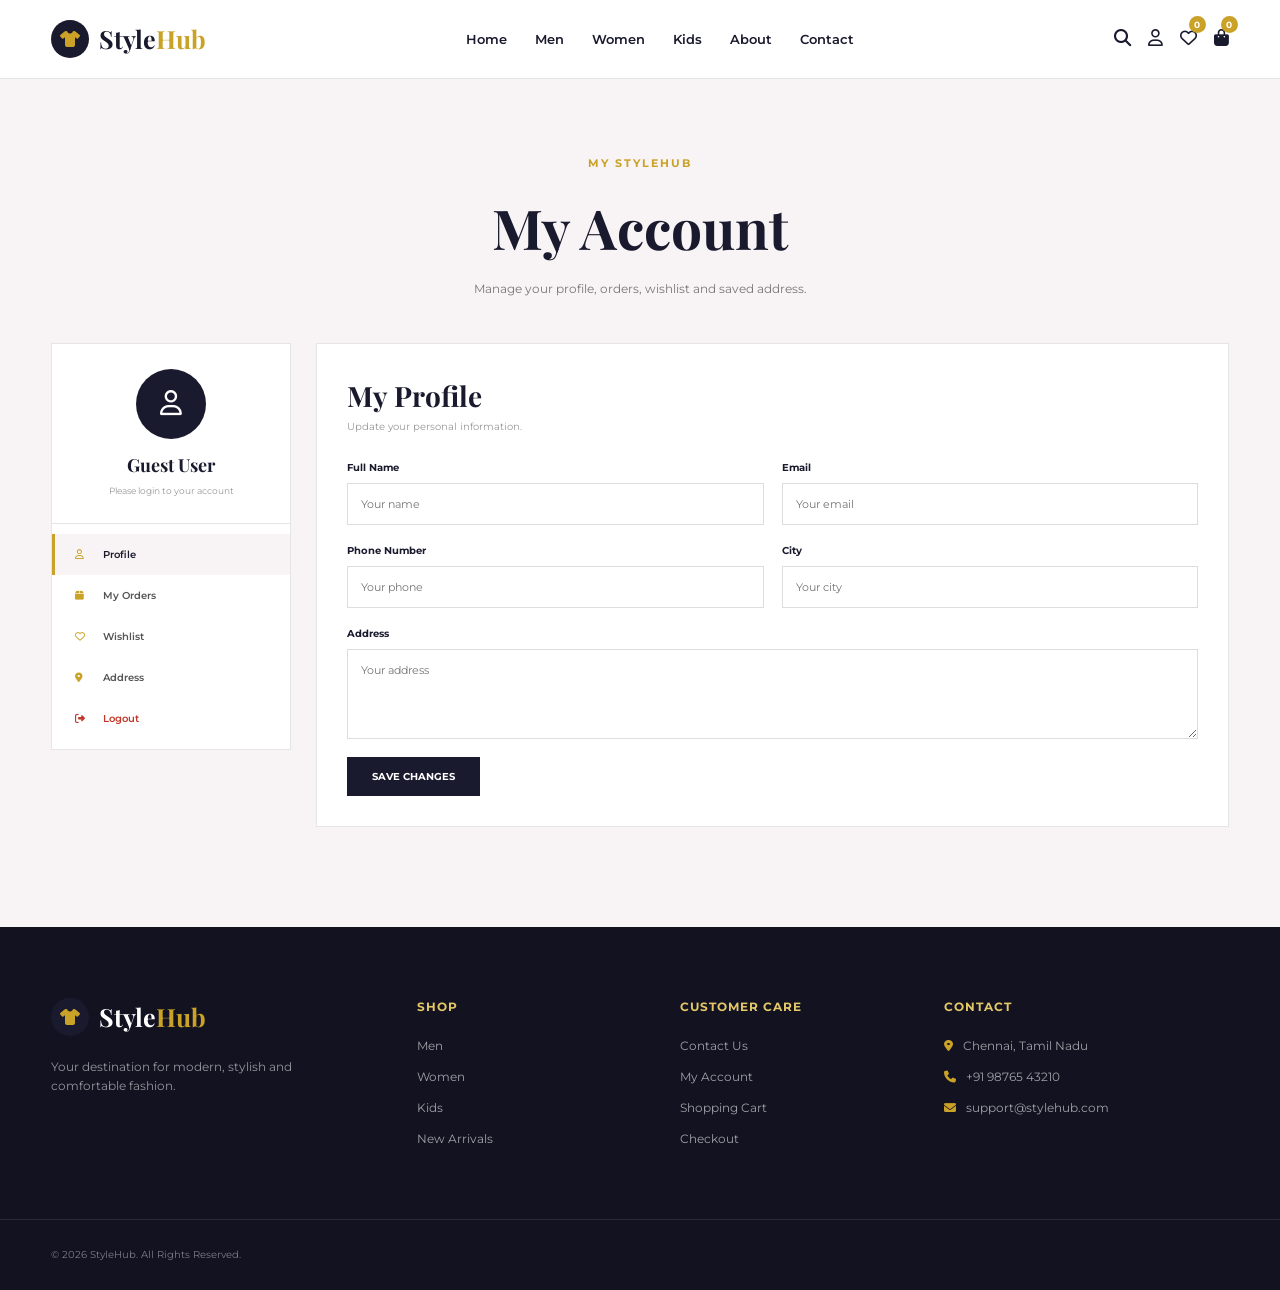
<file: account.html>
<!DOCTYPE html>
<html lang="en">

<head>

    <meta charset="UTF-8">

    <meta name="viewport"
          content="width=device-width, initial-scale=1.0">

    <meta name="description"
          content="Manage your StyleHub account, orders and wishlist.">

    <title>My Account | StyleHub</title>

    <!-- Google Fonts -->
    <link rel="preconnect"
          href="https://fonts.googleapis.com">

    <link rel="preconnect"
          href="https://fonts.gstatic.com"
          crossorigin>

    <link
        href="https://fonts.googleapis.com/css2?family=Montserrat:wght@400;500;600;700;800&family=Playfair+Display:wght@500;600;700&display=swap"
        rel="stylesheet">

    <!-- Font Awesome -->
    <link
        rel="stylesheet"
        href="https://cdnjs.cloudflare.com/ajax/libs/font-awesome/6.5.2/css/all.min.css">

    <!-- Main CSS -->
    <link rel="stylesheet"
          href="css/style.css">


    <style>

        /* =====================================
           ACCOUNT PAGE
        ===================================== */

        .account-section {
            padding: 70px 0 100px;
            background: #f8f3f4;
            min-height: 70vh;
        }


        /* Heading */

        .account-heading {
            text-align: center;
            margin-bottom: 45px;
        }

        .account-heading span {
            color: #c9a227;
            font-size: 11px;
            font-weight: 700;
            letter-spacing: 2px;
            text-transform: uppercase;
        }

        .account-heading h1 {
            font-family: "Playfair Display", serif;
            font-size: clamp(40px, 5vw, 55px);
            margin: 8px 0;
        }

        .account-heading p {
            color: #777;
            font-size: 12px;
        }


        /* =====================================
           ACCOUNT LAYOUT
        ===================================== */

        .account-layout {
            display: grid;
            grid-template-columns: 240px 1fr;
            gap: 25px;
            align-items: start;
        }


        /* =====================================
           SIDEBAR
        ===================================== */

        .account-sidebar {
            background: #ffffff;
            border: 1px solid #e5e5e5;
        }


        .profile-mini {
            padding: 25px 20px;
            text-align: center;
            border-bottom: 1px solid #e5e5e5;
        }


        .profile-avatar {
            width: 70px;
            height: 70px;
            display: grid;
            place-items: center;
            margin: 0 auto 12px;
            border-radius: 50%;
            background: #1a1a2e;
            color: #ffffff;
            font-size: 25px;
        }


        .profile-mini h3 {
            font-family: "Playfair Display", serif;
            font-size: 18px;
            margin-bottom: 4px;
        }


        .profile-mini p {
            color: #999;
            font-size: 9px;
            word-break: break-word;
        }


        /* Sidebar Navigation */

        .account-nav {
            padding: 10px 0;
        }


        .account-nav button {
            width: 100%;
            display: flex;
            align-items: center;
            gap: 12px;
            padding: 14px 20px;
            border: 0;
            border-left: 3px solid transparent;
            background: transparent;
            color: #555;
            text-align: left;
            font-family: "Montserrat", sans-serif;
            font-size: 10px;
            font-weight: 600;
            cursor: pointer;
            transition: 0.3s ease;
        }


        .account-nav button:hover,
        .account-nav button.active {
            background: #f8f3f4;
            border-left-color: #c9a227;
            color: #1a1a2e;
        }


        .account-nav button i {
            width: 16px;
            color: #c9a227;
        }


        .logout-nav {
            color: #c0392b !important;
        }


        .logout-nav i {
            color: #c0392b !important;
        }


        /* =====================================
           ACCOUNT CONTENT
        ===================================== */

        .account-content {
            min-width: 0;
        }


        .account-tab {
            display: none;
            background: #ffffff;
            border: 1px solid #e5e5e5;
            padding: 30px;
        }


        .account-tab.active {
            display: block;
        }


        .tab-title {
            display: flex;
            justify-content: space-between;
            align-items: center;
            gap: 15px;
            margin-bottom: 25px;
        }


        .tab-title h2 {
            font-family: "Playfair Display", serif;
            font-size: 28px;
        }


        .tab-title p {
            color: #999;
            font-size: 10px;
        }


        /* =====================================
           PROFILE
        ===================================== */

        .profile-form {
            display: grid;
            grid-template-columns: 1fr 1fr;
            gap: 18px;
        }


        .profile-form-group {
            display: flex;
            flex-direction: column;
        }


        .profile-form-group.full {
            grid-column: 1 / -1;
        }


        .profile-form-group label {
            margin-bottom: 7px;
            font-size: 10px;
            font-weight: 700;
        }


        .profile-form-group input,
        .profile-form-group textarea {
            width: 100%;
            box-sizing: border-box;
            padding: 13px;
            border: 1px solid #ddd;
            outline: none;
            font-family: "Montserrat", sans-serif;
            font-size: 11px;
        }


        .profile-form-group textarea {
            min-height: 90px;
            resize: vertical;
        }


        .profile-form-group input:focus,
        .profile-form-group textarea:focus {
            border-color: #c9a227;
        }


        .save-profile-btn {
            grid-column: 1 / -1;
            width: fit-content;
            padding: 13px 25px;
            border: 0;
            background: #1a1a2e;
            color: #ffffff;
            font-size: 10px;
            font-weight: 700;
            text-transform: uppercase;
            cursor: pointer;
        }


        .save-profile-btn:hover {
            background: #c9a227;
        }


        /* =====================================
           ORDERS
        ===================================== */

        .order-card {
            padding: 20px;
            margin-bottom: 15px;
            border: 1px solid #e5e5e5;
        }


        .order-card:last-child {
            margin-bottom: 0;
        }


        .order-header {
            display: flex;
            justify-content: space-between;
            align-items: center;
            gap: 15px;
            padding-bottom: 12px;
            border-bottom: 1px solid #eeeeee;
        }


        .order-id {
            font-size: 11px;
            font-weight: 700;
        }


        .order-date {
            color: #999;
            font-size: 9px;
        }


        .order-status {
            padding: 5px 9px;
            background: #f1fff5;
            color: #267a43;
            font-size: 8px;
            font-weight: 700;
            text-transform: uppercase;
        }


        .order-body {
            display: flex;
            justify-content: space-between;
            gap: 20px;
            padding-top: 15px;
        }


        .order-items {
            color: #777;
            font-size: 10px;
            line-height: 1.7;
        }


        .order-total {
            font-size: 14px;
            font-weight: 700;
            white-space: nowrap;
        }


        /* =====================================
           WISHLIST
        ===================================== */

        .wishlist-grid {
            display: grid;
            grid-template-columns:
                repeat(3, minmax(0, 1fr));
            gap: 18px;
        }


        .wishlist-item {
            border: 1px solid #e5e5e5;
            overflow: hidden;
        }


        .wishlist-image {
            height: 220px;
            background: #e9e1e3;
            overflow: hidden;
        }


        .wishlist-image img {
            width: 100%;
            height: 100%;
            object-fit: cover;
        }


        .wishlist-info {
            padding: 15px;
        }


        .wishlist-info h3 {
            font-family: "Playfair Display", serif;
            font-size: 16px;
            margin-bottom: 6px;
        }


        .wishlist-info p {
            color: #c9a227;
            font-size: 12px;
            font-weight: 700;
        }


        .wishlist-actions {
            display: flex;
            gap: 7px;
            margin-top: 12px;
        }


        .wishlist-actions button {
            flex: 1;
            padding: 9px;
            border: 1px solid #ddd;
            background: #ffffff;
            cursor: pointer;
            font-size: 9px;
            font-weight: 600;
        }


        .wishlist-actions button:hover {
            border-color: #c9a227;
        }


        /* =====================================
           ADDRESS
        ===================================== */

        .address-card {
            padding: 20px;
            border: 1px solid #e5e5e5;
            margin-bottom: 15px;
        }


        .address-card h3 {
            font-family: "Playfair Display", serif;
            font-size: 18px;
            margin-bottom: 8px;
        }


        .address-card p {
            color: #777;
            font-size: 10px;
            line-height: 1.8;
        }


        .address-badge {
            display: inline-block;
            margin-bottom: 10px;
            padding: 5px 8px;
            background: #f8f3f4;
            color: #c9a227;
            font-size: 8px;
            font-weight: 700;
        }


        /* =====================================
           EMPTY
        ===================================== */

        .account-empty {
            padding: 60px 20px;
            text-align: center;
        }


        .account-empty i {
            display: block;
            margin-bottom: 15px;
            color: #c9a227;
            font-size: 35px;
        }


        .account-empty h3 {
            font-family: "Playfair Display", serif;
            font-size: 24px;
            margin-bottom: 8px;
        }


        .account-empty p {
            color: #999;
            font-size: 10px;
            margin-bottom: 20px;
        }


        .shop-btn {
            display: inline-block;
            padding: 12px 22px;
            background: #1a1a2e;
            color: #ffffff;
            font-size: 10px;
            font-weight: 700;
            text-transform: uppercase;
        }


        .shop-btn:hover {
            background: #c9a227;
        }


        /* =====================================
           TOAST
        ===================================== */

        .account-toast {
            position: fixed;
            right: 25px;
            bottom: 25px;
            z-index: 9999;
            padding: 13px 18px;
            background: #1a1a2e;
            color: #ffffff;
            font-size: 10px;
            transform: translateY(100px);
            opacity: 0;
            transition: 0.3s ease;
        }


        .account-toast.show {
            transform: translateY(0);
            opacity: 1;
        }


        /* =====================================
           RESPONSIVE
        ===================================== */

        @media (max-width: 900px) {

            .account-layout {
                grid-template-columns: 1fr;
            }


            .account-sidebar {
                display: grid;
                grid-template-columns: 1fr;
            }


            .account-nav {
                display: grid;
                grid-template-columns:
                    repeat(3, 1fr);
            }


            .account-nav button {
                justify-content: center;
                border-left: 0;
                border-bottom: 3px solid transparent;
                text-align: center;
                flex-direction: column;
                gap: 5px;
            }


            .account-nav button:hover,
            .account-nav button.active {
                border-left: 0;
                border-bottom-color: #c9a227;
            }


            .wishlist-grid {
                grid-template-columns: repeat(2, 1fr);
            }

        }


        @media (max-width: 600px) {

            .account-section {
                padding: 50px 0 70px;
            }


            .account-tab {
                padding: 20px;
            }


            .account-nav {
                grid-template-columns: repeat(2, 1fr);
            }


            .profile-form {
                grid-template-columns: 1fr;
            }


            .profile-form-group.full {
                grid-column: auto;
            }


            .save-profile-btn {
                grid-column: auto;
            }


            .wishlist-grid {
                grid-template-columns: 1fr;
            }


            .order-body {
                flex-direction: column;
            }

        }

    </style>

</head>


<body>


    <!-- =====================================
         HEADER
    ====================================== -->

    <header class="header">

        <div class="container navbar">


            <a href="index.html" class="logo">

                <span class="logo-icon">
                    <i class="fa-solid fa-shirt"></i>
                </span>

                <span class="logo-text">
                    Style<span>Hub</span>
                </span>

            </a>


            <nav class="nav-menu">

                <a href="index.html"
                   class="nav-link">
                    Home
                </a>

                <a href="products.html?category=men"
                   class="nav-link">
                    Men
                </a>

                <a href="products.html?category=women"
                   class="nav-link">
                    Women
                </a>

                <a href="products.html?category=kids"
                   class="nav-link">
                    Kids
                </a>

                <a href="about.html"
                   class="nav-link">
                    About
                </a>

                <a href="contact.html"
                   class="nav-link">
                    Contact
                </a>

            </nav>


            <div class="nav-actions">

                <a href="products.html"
                   class="nav-icon">

                    <i class="fa-solid fa-magnifying-glass"></i>

                </a>


                <a href="account.html"
                   class="nav-icon">

                    <i class="fa-regular fa-user"></i>

                </a>


                <a href="account.html#wishlist"
                   class="nav-icon">

                    <i class="fa-regular fa-heart"></i>

                    <span class="icon-count"
                          id="wishlist-count">
                        0
                    </span>

                </a>


                <a href="cart.html"
                   class="nav-icon">

                    <i class="fa-solid fa-bag-shopping"></i>

                    <span class="icon-count"
                          id="cart-count">
                        0
                    </span>

                </a>


                <button
                    class="menu-toggle"
                    id="menu-toggle">

                    <i class="fa-solid fa-bars"></i>

                </button>

            </div>

        </div>


        <div class="mobile-menu"
             id="mobile-menu">

            <a href="index.html">
                Home
            </a>

            <a href="products.html?category=men">
                Men
            </a>

            <a href="products.html?category=women">
                Women
            </a>

            <a href="products.html?category=kids">
                Kids
            </a>

            <a href="about.html">
                About
            </a>

            <a href="contact.html">
                Contact
            </a>

            <a href="account.html">
                My Account
            </a>

            <a href="cart.html">
                Shopping Cart
            </a>

        </div>

    </header>



    <!-- =====================================
         ACCOUNT
    ====================================== -->

    <main>

        <section class="account-section">

            <div class="container">


                <!-- Heading -->

                <div class="account-heading">

                    <span>
                        MY STYLEHUB
                    </span>

                    <h1>
                        My Account
                    </h1>

                    <p>
                        Manage your profile, orders,
                        wishlist and saved address.
                    </p>

                </div>



                <!-- Layout -->

                <div class="account-layout">


                    <!-- =================================
                         SIDEBAR
                    ================================== -->

                    <aside class="account-sidebar">


                        <div class="profile-mini">

                            <div class="profile-avatar">

                                <i class="fa-regular fa-user"></i>

                            </div>

                            <h3 id="sidebar-name">
                                Guest User
                            </h3>

                            <p id="sidebar-email">
                                Please login to your account
                            </p>

                        </div>


                        <nav class="account-nav">


                            <button
                                class="account-tab-btn active"
                                data-tab="profile">

                                <i class="fa-regular fa-user"></i>

                                Profile

                            </button>


                            <button
                                class="account-tab-btn"
                                data-tab="orders">

                                <i class="fa-solid fa-box"></i>

                                My Orders

                            </button>


                            <button
                                class="account-tab-btn"
                                data-tab="wishlist">

                                <i class="fa-regular fa-heart"></i>

                                Wishlist

                            </button>


                            <button
                                class="account-tab-btn"
                                data-tab="address">

                                <i class="fa-solid fa-location-dot"></i>

                                Address

                            </button>


                            <button
                                class="account-tab-btn logout-nav"
                                id="logout-btn">

                                <i class="fa-solid fa-right-from-bracket"></i>

                                Logout

                            </button>


                        </nav>

                    </aside>



                    <!-- =================================
                         CONTENT
                    ================================== -->

                    <div class="account-content">


                        <!-- =================================
                             PROFILE TAB
                        ================================== -->

                        <div
                            class="account-tab active"
                            id="profile-tab">


                            <div class="tab-title">

                                <div>

                                    <h2>
                                        My Profile
                                    </h2>

                                    <p>
                                        Update your personal
                                        information.
                                    </p>

                                </div>

                            </div>


                            <form
                                class="profile-form"
                                id="profile-form">


                                <div class="profile-form-group">

                                    <label for="profile-name">
                                        Full Name
                                    </label>

                                    <input
                                        type="text"
                                        id="profile-name"
                                        placeholder="Your name">

                                </div>


                                <div class="profile-form-group">

                                    <label for="profile-email">
                                        Email
                                    </label>

                                    <input
                                        type="email"
                                        id="profile-email"
                                        placeholder="Your email">

                                </div>


                                <div class="profile-form-group">

                                    <label for="profile-phone">
                                        Phone Number
                                    </label>

                                    <input
                                        type="tel"
                                        id="profile-phone"
                                        placeholder="Your phone">

                                </div>


                                <div class="profile-form-group">

                                    <label for="profile-city">
                                        City
                                    </label>

                                    <input
                                        type="text"
                                        id="profile-city"
                                        placeholder="Your city">

                                </div>


                                <div class="profile-form-group full">

                                    <label for="profile-address">
                                        Address
                                    </label>

                                    <textarea
                                        id="profile-address"
                                        placeholder="Your address"></textarea>

                                </div>


                                <button
                                    type="submit"
                                    class="save-profile-btn">

                                    Save Changes

                                </button>

                            </form>

                        </div>



                        <!-- =================================
                             ORDERS TAB
                        ================================== -->

                        <div
                            class="account-tab"
                            id="orders-tab">


                            <div class="tab-title">

                                <div>

                                    <h2>
                                        My Orders
                                    </h2>

                                    <p>
                                        View your recent orders.
                                    </p>

                                </div>

                            </div>


                            <div id="orders-container">

                                <!-- JavaScript -->

                            </div>

                        </div>



                        <!-- =================================
                             WISHLIST TAB
                        ================================== -->

                        <div
                            class="account-tab"
                            id="wishlist-tab">


                            <div class="tab-title">

                                <div>

                                    <h2>
                                        My Wishlist
                                    </h2>

                                    <p>
                                        Products you saved
                                        for later.
                                    </p>

                                </div>

                            </div>


                            <div
                                class="wishlist-grid"
                                id="wishlist-container">

                                <!-- JavaScript -->

                            </div>

                        </div>



                        <!-- =================================
                             ADDRESS TAB
                        ================================== -->

                        <div
                            class="account-tab"
                            id="address-tab">


                            <div class="tab-title">

                                <div>

                                    <h2>
                                        Saved Address
                                    </h2>

                                    <p>
                                        Manage your delivery
                                        address.
                                    </p>

                                </div>

                            </div>


                            <div id="address-container">

                                <!-- JavaScript -->

                            </div>


                            <button
                                class="save-profile-btn"
                                id="add-address-btn">

                                <i class="fa-solid fa-plus"></i>

                                Add / Edit Address

                            </button>

                        </div>


                    </div>

                </div>

            </div>

        </section>

    </main>



    <!-- Toast -->

    <div
        class="account-toast"
        id="account-toast">

    </div>



    <!-- =====================================
         FOOTER
    ====================================== -->

    <footer class="footer">

        <div class="container footer-grid">


            <div class="footer-brand">

                <a
                    href="index.html"
                    class="logo footer-logo">

                    <span class="logo-icon">
                        <i class="fa-solid fa-shirt"></i>
                    </span>

                    <span class="logo-text">
                        Style<span>Hub</span>
                    </span>

                </a>

                <p>
                    Your destination for modern,
                    stylish and comfortable fashion.
                </p>

            </div>


            <div class="footer-column">

                <h3>
                    Shop
                </h3>

                <a href="products.html?category=men">
                    Men
                </a>

                <a href="products.html?category=women">
                    Women
                </a>

                <a href="products.html?category=kids">
                    Kids
                </a>

                <a href="products.html">
                    New Arrivals
                </a>

            </div>


            <div class="footer-column">

                <h3>
                    Customer Care
                </h3>

                <a href="contact.html">
                    Contact Us
                </a>

                <a href="account.html">
                    My Account
                </a>

                <a href="cart.html">
                    Shopping Cart
                </a>

                <a href="checkout.html">
                    Checkout
                </a>

            </div>


            <div class="footer-column">

                <h3>
                    Contact
                </h3>

                <p>
                    <i class="fa-solid fa-location-dot"></i>
                    Chennai, Tamil Nadu
                </p>

                <p>
                    <i class="fa-solid fa-phone"></i>
                    +91 98765 43210
                </p>

                <p>
                    <i class="fa-solid fa-envelope"></i>
                    support@stylehub.com
                </p>

            </div>

        </div>


        <div class="footer-bottom">

            <div class="container footer-bottom-content">

                <p>
                    © 2026 StyleHub. All Rights Reserved.
                </p>

            </div>

        </div>

    </footer>



    <!-- =====================================
         JAVASCRIPT
    ====================================== -->

    <script src="js/products.js"></script>

    <script src="js/cart.js"></script>

    <script src="js/script.js"></script>


    <script>

        // =====================================
        // USER DATA
        // =====================================

        let user =
            JSON.parse(
                localStorage.getItem(
                    "stylehubUser"
                )
            ) || null;


        // =====================================
        // DISPLAY USER
        // =====================================

        function loadUser() {

            if (!user) {

                document.getElementById(
                    "sidebar-name"
                ).textContent =
                    "Guest User";

                document.getElementById(
                    "sidebar-email"
                ).textContent =
                    "Please login to your account";

                return;

            }


            document.getElementById(
                "sidebar-name"
            ).textContent =
                user.name || "User";


            document.getElementById(
                "sidebar-email"
            ).textContent =
                user.email || "";


            document.getElementById(
                "profile-name"
            ).value =
                user.name || "";


            document.getElementById(
                "profile-email"
            ).value =
                user.email || "";


            document.getElementById(
                "profile-phone"
            ).value =
                user.phone || "";


            document.getElementById(
                "profile-city"
            ).value =
                user.city || "";


            document.getElementById(
                "profile-address"
            ).value =
                user.address || "";

        }


        loadUser();



        // =====================================
        // TAB SWITCHING
        // =====================================

        const tabButtons =
            document.querySelectorAll(
                ".account-tab-btn"
            );


        const tabs =
            document.querySelectorAll(
                ".account-tab"
            );


        tabButtons.forEach(button => {

            button.addEventListener(
                "click",
                function () {

                    const tabName =
                        this.dataset.tab;


                    if (!tabName) {
                        return;
                    }


                    tabButtons.forEach(btn => {

                        btn.classList.remove(
                            "active"
                        );

                    });


                    tabs.forEach(tab => {

                        tab.classList.remove(
                            "active"
                        );

                    });


                    this.classList.add(
                        "active"
                    );


                    document
                        .getElementById(
                            tabName + "-tab"
                        )
                        .classList.add(
                            "active"
                        );


                    if (
                        tabName ===
                        "orders"
                    ) {

                        loadOrders();

                    }


                    if (
                        tabName ===
                        "wishlist"
                    ) {

                        loadWishlist();

                    }


                    if (
                        tabName ===
                        "address"
                    ) {

                        loadAddress();

                    }

                }
            );

        });



        // =====================================
        // PROFILE SAVE
        // =====================================

        document
            .getElementById(
                "profile-form"
            )
            .addEventListener(
                "submit",
                function (event) {

                    event.preventDefault();


                    user = {

                        ...(user || {}),

                        name:
                            document
                                .getElementById(
                                    "profile-name"
                                )
                                .value
                                .trim(),

                        email:
                            document
                                .getElementById(
                                    "profile-email"
                                )
                                .value
                                .trim(),

                        phone:
                            document
                                .getElementById(
                                    "profile-phone"
                                )
                                .value
                                .trim(),

                        city:
                            document
                                .getElementById(
                                    "profile-city"
                                )
                                .value
                                .trim(),

                        address:
                            document
                                .getElementById(
                                    "profile-address"
                                )
                                .value
                                .trim()

                    };


                    localStorage.setItem(
                        "stylehubUser",
                        JSON.stringify(user)
                    );


                    loadUser();


                    showToast(
                        "Profile updated successfully!"
                    );

                }
            );



        // =====================================
        // ORDERS
        // =====================================

        function loadOrders() {

            const container =
                document.getElementById(
                    "orders-container"
                );


            const lastOrder =
                JSON.parse(
                    localStorage.getItem(
                        "stylehubLastOrder"
                    )
                );


            if (!lastOrder) {

                container.innerHTML = `

                    <div class="account-empty">

                        <i class="fa-solid fa-box-open"></i>

                        <h3>
                            No Orders Yet
                        </h3>

                        <p>
                            Your completed orders
                            will appear here.
                        </p>

                        <a
                            href="products.html"
                            class="shop-btn">

                            Start Shopping

                        </a>

                    </div>

                `;

                return;

            }


            let itemCount = 0;

            lastOrder.items.forEach(item => {

                itemCount +=
                    Number(
                        item.quantity
                    );

            });


            container.innerHTML = `

                <div class="order-card">

                    <div class="order-header">

                        <div>

                            <div class="order-id">

                                ${lastOrder.orderId}

                            </div>

                            <div class="order-date">

                                ${lastOrder.date}

                            </div>

                        </div>

                        <span class="order-status">

                            Placed

                        </span>

                    </div>


                    <div class="order-body">

                        <div class="order-items">

                            ${itemCount}
                            item(s)

                            <br>

                            Payment:
                            ${lastOrder.paymentMethod}

                        </div>


                        <div class="order-total">

                            ₹${Number(
                                lastOrder.total
                            ).toLocaleString("en-IN")}

                        </div>

                    </div>

                </div>

            `;

        }



        // =====================================
        // WISHLIST
        // =====================================

        function getWishlist() {

            return JSON.parse(
                localStorage.getItem(
                    "stylehubWishlist"
                )
            ) || [];

        }


        function loadWishlist() {

            const container =
                document.getElementById(
                    "wishlist-container"
                );


            const wishlist =
                getWishlist();


            if (
                wishlist.length === 0
            ) {

                container.innerHTML = `

                    <div
                        class="account-empty"
                        style="grid-column:1/-1;">

                        <i class="fa-regular fa-heart"></i>

                        <h3>
                            Your Wishlist Is Empty
                        </h3>

                        <p>
                            Save your favorite products
                            here for later.
                        </p>

                        <a
                            href="products.html"
                            class="shop-btn">

                            Explore Products

                        </a>

                    </div>

                `;

                return;

            }


            container.innerHTML = "";


            wishlist.forEach(
                productId => {

                    const product =
                        getProductById(
                            Number(productId)
                        );


                    if (!product) {
                        return;
                    }


                    const item =
                        document.createElement(
                            "div"
                        );


                    item.className =
                        "wishlist-item";


                    item.innerHTML = `

                        <div class="wishlist-image">

                            <img
                                src="${product.image}"
                                alt="${product.name}">

                        </div>


                        <div class="wishlist-info">

                            <h3>
                                ${product.name}
                            </h3>

                            <p>
                                ₹${Number(
                                    product.price
                                ).toLocaleString("en-IN")}
                            </p>


                            <div class="wishlist-actions">

                                <button
                                    onclick="viewWishlistProduct(${product.id})">

                                    View

                                </button>

                                <button
                                    onclick="removeWishlistProduct(${product.id})">

                                    Remove

                                </button>

                            </div>

                        </div>

                    `;


                    container.appendChild(
                        item
                    );

                }
            );

        }



        // =====================================
        // WISHLIST VIEW
        // =====================================

        function viewWishlistProduct(
            productId
        ) {

            window.location.href =
                "product-detail.html?id=" +
                productId;

        }



        // =====================================
        // REMOVE WISHLIST
        // =====================================

        function removeWishlistProduct(
            productId
        ) {

            let wishlist =
                getWishlist();


            wishlist =
                wishlist.filter(
                    id =>
                        Number(id) !==
                        Number(productId)
                );


            localStorage.setItem(
                "stylehubWishlist",
                JSON.stringify(
                    wishlist
                )
            );


            loadWishlist();


            updateWishlistCount();


            showToast(
                "Removed from wishlist."
            );

        }



        // =====================================
        // WISHLIST COUNT
        // =====================================

        function updateWishlistCount() {

            const count =
                getWishlist().length;


            const element =
                document.getElementById(
                    "wishlist-count"
                );


            if (element) {

                element.textContent =
                    count;

            }

        }


        updateWishlistCount();



        // =====================================
        // ADDRESS
        // =====================================

        function loadAddress() {

            const container =
                document.getElementById(
                    "address-container"
                );


            const savedAddress =
                JSON.parse(
                    localStorage.getItem(
                        "stylehubAddress"
                    )
                );


            if (!savedAddress) {

                container.innerHTML = `

                    <div class="account-empty">

                        <i class="fa-solid fa-location-dot"></i>

                        <h3>
                            No Saved Address
                        </h3>

                        <p>
                            Add your delivery address
                            for faster checkout.
                        </p>

                    </div>

                `;

                return;

            }


            container.innerHTML = `

                <div class="address-card">

                    <span class="address-badge">
                        DEFAULT ADDRESS
                    </span>

                    <h3>
                        ${savedAddress.name}
                    </h3>

                    <p>

                        ${savedAddress.address}
                        <br>

                        ${savedAddress.city},
                        ${savedAddress.state}
                        -
                        ${savedAddress.pincode}

                        <br>

                        Phone:
                        ${savedAddress.phone}

                    </p>

                </div>

            `;

        }


        loadAddress();



        // =====================================
        // ADD / EDIT ADDRESS
        // =====================================

        document
            .getElementById(
                "add-address-btn"
            )
            .addEventListener(
                "click",
                function () {

                    const name =
                        prompt(
                            "Enter your name:"
                        );


                    if (!name) {
                        return;
                    }


                    const phone =
                        prompt(
                            "Enter your phone number:"
                        );


                    const address =
                        prompt(
                            "Enter your full address:"
                        );


                    const city =
                        prompt(
                            "Enter your city:"
                        );


                    const state =
                        prompt(
                            "Enter your state:"
                        );


                    const pincode =
                        prompt(
                            "Enter your pincode:"
                        );


                    const savedAddress = {

                        name,
                        phone,
                        address,
                        city,
                        state,
                        pincode

                    };


                    localStorage.setItem(
                        "stylehubAddress",
                        JSON.stringify(
                            savedAddress
                        )
                    );


                    loadAddress();


                    showToast(
                        "Address saved successfully!"
                    );

                }
            );



        // =====================================
        // LOGOUT
        // =====================================

        document
            .getElementById(
                "logout-btn"
            )
            .addEventListener(
                "click",
                function () {

                    const confirmLogout =
                        confirm(
                            "Are you sure you want to logout?"
                        );


                    if (!confirmLogout) {
                        return;
                    }


                    localStorage.removeItem(
                        "stylehubUser"
                    );


                    window.location.href =
                        "login.html";

                }
            );



        // =====================================
        // TOAST
        // =====================================

        function showToast(message) {

            const toast =
                document.getElementById(
                    "account-toast"
                );


            toast.textContent =
                message;


            toast.classList.add(
                "show"
            );


            setTimeout(
                () => {

                    toast.classList.remove(
                        "show"
                    );

                },
                2500
            );

        }



        // =====================================
        // CART COUNT
        // =====================================

        if (
            typeof updateCartCount ===
            "function"
        ) {

            updateCartCount();

        }

    </script>

</body>

</html>
</file>
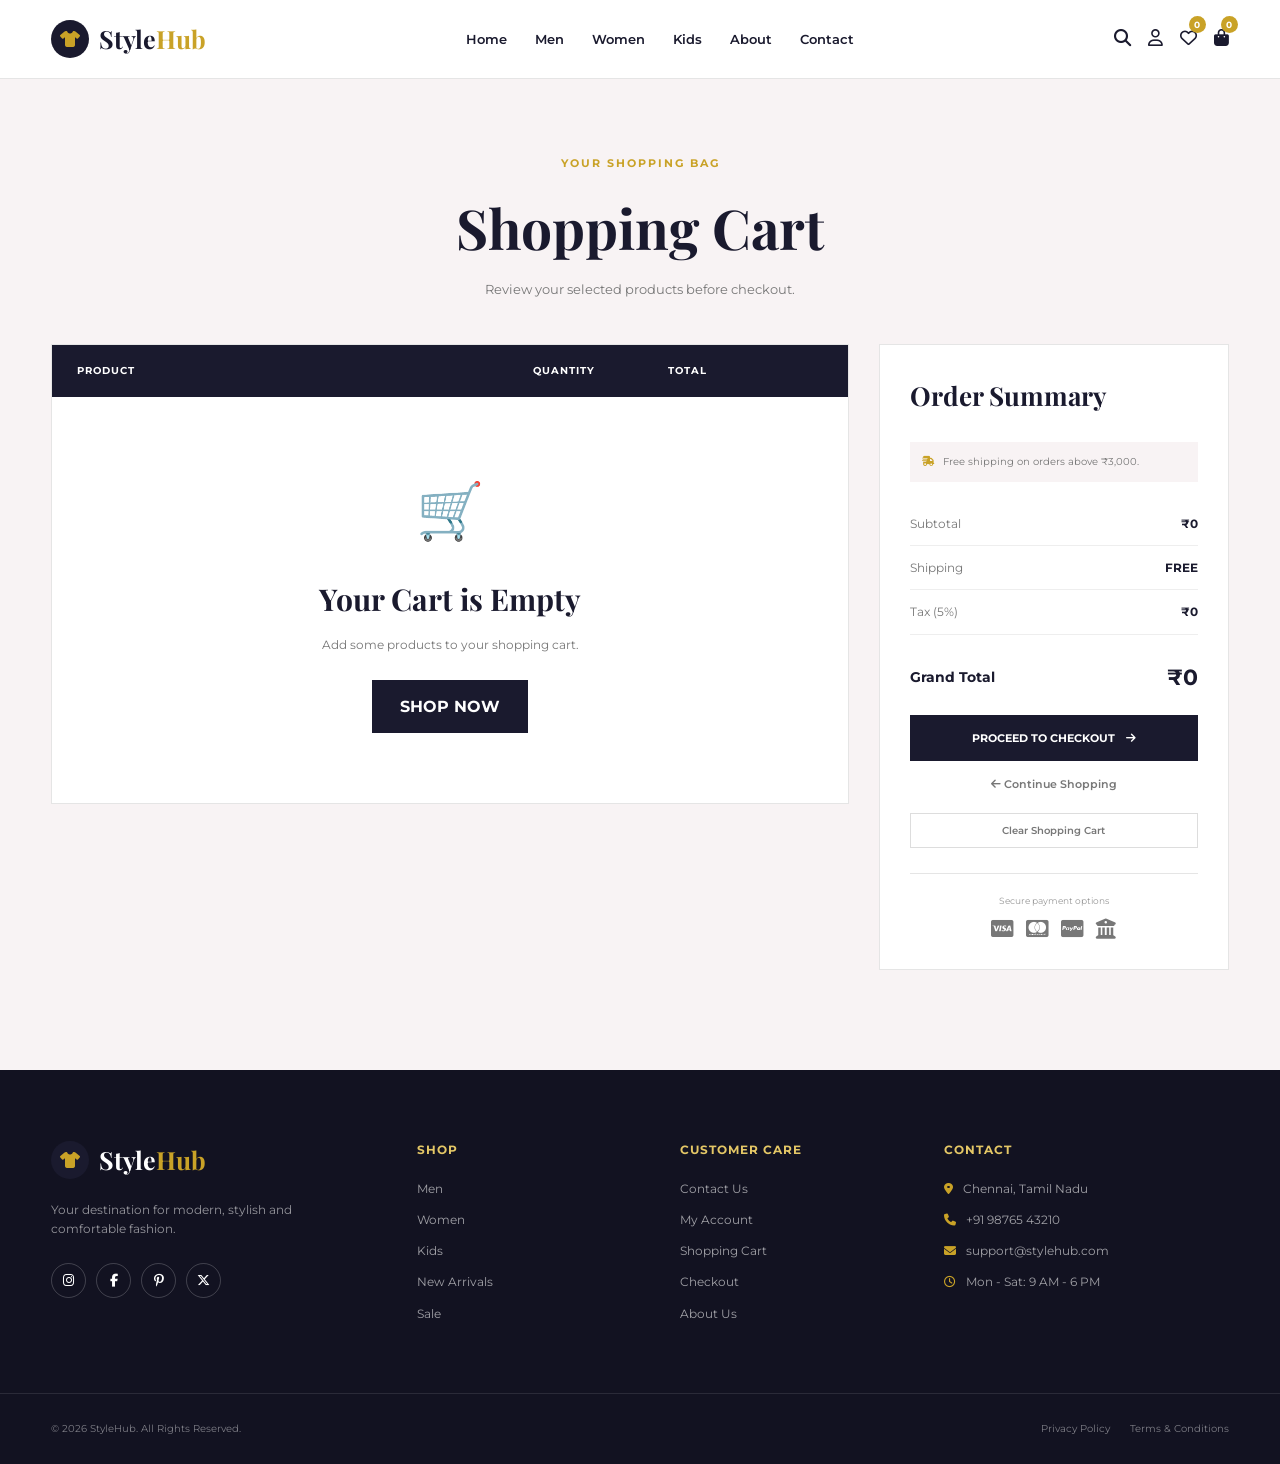
<file: cart.html>
<!DOCTYPE html>
<html lang="en">

<head>

    <meta charset="UTF-8">

    <meta name="viewport" content="width=device-width, initial-scale=1.0">

    <meta name="description"
        content="Your StyleHub shopping cart. Review your selected fashion products before checkout.">

    <title>Shopping Cart | StyleHub</title>

    <!-- Google Fonts -->
    <link rel="preconnect" href="https://fonts.googleapis.com">
    <link rel="preconnect" href="https://fonts.gstatic.com" crossorigin>

    <link
        href="https://fonts.googleapis.com/css2?family=Montserrat:wght@400;500;600;700;800&family=Playfair+Display:wght@500;600;700&display=swap"
        rel="stylesheet">

    <!-- Font Awesome -->
    <link
        rel="stylesheet"
        href="https://cdnjs.cloudflare.com/ajax/libs/font-awesome/6.5.2/css/all.min.css">

    <!-- Main CSS -->
    <link rel="stylesheet" href="css/style.css">

    <style>

        /* =====================================
           CART PAGE
        ===================================== */

        .cart-section {
            padding: 70px 0 100px;
            background: #f8f3f4;
            min-height: 70vh;
        }


        /* Cart Header */

        .cart-heading {
            text-align: center;
            margin-bottom: 45px;
        }

        .cart-heading span {
            color: #c9a227;
            font-size: 11px;
            font-weight: 700;
            letter-spacing: 2px;
            text-transform: uppercase;
        }

        .cart-heading h1 {
            font-family: "Playfair Display", serif;
            font-size: clamp(40px, 5vw, 55px);
            margin: 8px 0;
        }

        .cart-heading p {
            color: #777;
            font-size: 13px;
        }


        /* Cart Layout */

        .cart-layout {
            display: grid;
            grid-template-columns: 1fr 350px;
            gap: 30px;
            align-items: start;
        }


        /* Cart Items */

        .cart-items-wrapper {
            background: #ffffff;
            border: 1px solid #e5e5e5;
        }

        .cart-items-header {
            display: grid;
            grid-template-columns: 1fr 120px 100px 40px;
            gap: 15px;
            padding: 18px 25px;
            background: #1a1a2e;
            color: #ffffff;
            font-size: 10px;
            font-weight: 700;
            letter-spacing: 1px;
            text-transform: uppercase;
        }


        /* Dynamic Cart Items */

        #cart-items {
            width: 100%;
        }

        .cart-item {
            display: grid;
            grid-template-columns: 1fr 120px 100px 40px;
            gap: 15px;
            align-items: center;
            padding: 25px;
            border-bottom: 1px solid #e5e5e5;
        }

        .cart-item:last-child {
            border-bottom: none;
        }


        /* Product */

        .cart-product {
            display: flex;
            gap: 18px;
            min-width: 0;
        }

        .cart-image {
            width: 105px;
            height: 125px;
            flex-shrink: 0;
            overflow: hidden;
            background: #e9e1e3;
        }

        .cart-image img {
            width: 100%;
            height: 100%;
            object-fit: cover;
        }

        .cart-product-info {
            min-width: 0;
        }

        .cart-category {
            color: #c9a227;
            font-size: 9px;
            font-weight: 700;
            text-transform: uppercase;
            letter-spacing: 1px;
        }

        .cart-product-info h3 {
            font-family: "Playfair Display", serif;
            font-size: 18px;
            margin: 5px 0 8px;
        }

        .cart-product-info p {
            color: #777;
            font-size: 11px;
            margin-bottom: 12px;
        }


        /* Options */

        .cart-options {
            display: flex;
            flex-wrap: wrap;
            gap: 10px;
        }

        .cart-options label {
            color: #777;
            font-size: 10px;
        }

        .cart-options select {
            margin-left: 4px;
            padding: 5px 7px;
            border: 1px solid #ddd;
            background: #ffffff;
            outline: none;
            font-size: 10px;
        }

        .cart-options select:focus {
            border-color: #c9a227;
        }


        /* Quantity */

        .cart-quantity {
            display: flex;
            align-items: center;
            justify-content: center;
            border: 1px solid #ddd;
            width: fit-content;
        }

        .cart-quantity button {
            width: 32px;
            height: 34px;
            border: 0;
            background: #ffffff;
            font-size: 16px;
            cursor: pointer;
        }

        .cart-quantity button:hover {
            background: #e9e1e3;
        }

        .cart-quantity span {
            width: 35px;
            text-align: center;
            font-size: 12px;
            font-weight: 600;
        }


        /* Item Total */

        .cart-item-total {
            text-align: right;
        }

        .cart-item-total strong {
            font-size: 14px;
        }


        /* Remove */

        .remove-cart {
            border: 0;
            background: transparent;
            color: #999;
            font-size: 14px;
            cursor: pointer;
            transition: 0.3s ease;
        }

        .remove-cart:hover {
            color: #c0392b;
        }


        /* Empty Cart */

        .empty-cart {
            padding: 90px 25px;
            text-align: center;
        }

        .empty-cart-icon {
            width: 80px;
            height: 80px;
            display: grid;
            place-items: center;
            margin: 0 auto 20px;
            border-radius: 50%;
            background: #e9e1e3;
            font-size: 30px;
        }

        .empty-cart h2 {
            font-family: "Playfair Display", serif;
            font-size: 30px;
            margin-bottom: 10px;
        }

        .empty-cart p {
            color: #777;
            font-size: 12px;
            margin-bottom: 25px;
        }


        /* =====================================
           CART SUMMARY
        ===================================== */

        .cart-summary {
            background: #ffffff;
            border: 1px solid #e5e5e5;
            padding: 30px;
            position: sticky;
            top: 100px;
        }

        .cart-summary h2 {
            font-family: "Playfair Display", serif;
            font-size: 26px;
            margin-bottom: 25px;
        }

        .summary-row {
            display: flex;
            justify-content: space-between;
            gap: 20px;
            padding: 12px 0;
            color: #777;
            font-size: 12px;
            border-bottom: 1px solid #eeeeee;
        }

        .summary-row strong {
            color: #1a1a2e;
        }

        .summary-total {
            display: flex;
            justify-content: space-between;
            align-items: center;
            padding: 20px 0;
            margin-top: 5px;
        }

        .summary-total span {
            font-size: 14px;
            font-weight: 700;
        }

        .summary-total strong {
            color: #1a1a2e;
            font-size: 22px;
        }


        /* Free Shipping Message */

        .shipping-message {
            padding: 12px;
            margin-bottom: 20px;
            background: #f8f3f4;
            color: #777;
            font-size: 10px;
            line-height: 1.6;
        }

        .shipping-message i {
            color: #c9a227;
            margin-right: 5px;
        }


        /* Checkout */

        .checkout-btn {
            width: 100%;
            padding: 16px;
            border: 0;
            background: #1a1a2e;
            color: #ffffff;
            font-size: 11px;
            font-weight: 700;
            text-transform: uppercase;
            cursor: pointer;
            transition: 0.3s ease;
        }

        .checkout-btn:hover {
            background: #c9a227;
        }

        .checkout-btn i {
            margin-left: 8px;
        }


        /* Continue Shopping */

        .continue-shopping {
            display: block;
            margin-top: 15px;
            text-align: center;
            color: #777;
            font-size: 11px;
            font-weight: 600;
        }

        .continue-shopping:hover {
            color: #c9a227;
        }


        /* Clear Cart */

        .clear-cart-btn {
            width: 100%;
            margin-top: 20px;
            padding: 10px;
            border: 1px solid #ddd;
            background: #ffffff;
            color: #777;
            font-size: 10px;
            font-weight: 600;
            cursor: pointer;
        }

        .clear-cart-btn:hover {
            border-color: #c0392b;
            color: #c0392b;
        }


        /* Payment Icons */

        .payment-info {
            margin-top: 25px;
            padding-top: 20px;
            border-top: 1px solid #e5e5e5;
            text-align: center;
        }

        .payment-info p {
            color: #999;
            font-size: 9px;
            margin-bottom: 10px;
        }

        .payment-icons {
            display: flex;
            justify-content: center;
            gap: 12px;
            color: #777;
            font-size: 20px;
        }


        /* =====================================
           RESPONSIVE
        ===================================== */

        @media (max-width: 1000px) {

            .cart-layout {
                grid-template-columns: 1fr;
            }

            .cart-summary {
                position: static;
            }

        }


        @media (max-width: 768px) {

            .cart-items-header {
                display: none;
            }

            .cart-item {
                grid-template-columns: 1fr auto;
                gap: 15px;
                padding: 20px;
            }

            .cart-product {
                grid-column: 1 / -1;
            }

            .cart-quantity {
                justify-self: start;
            }

            .cart-item-total {
                text-align: right;
            }

            .remove-cart {
                grid-column: 2;
                grid-row: 1;
                justify-self: end;
            }

        }


        @media (max-width: 480px) {

            .cart-section {
                padding: 50px 0 70px;
            }

            .cart-product {
                gap: 12px;
            }

            .cart-image {
                width: 80px;
                height: 100px;
            }

            .cart-product-info h3 {
                font-size: 15px;
            }

            .cart-options {
                flex-direction: column;
                gap: 5px;
            }

            .cart-summary {
                padding: 22px;
            }

        }

    </style>

</head>


<body>


    <!-- =====================================
         HEADER
    ====================================== -->

    <header class="header">

        <div class="container navbar">

            <!-- Logo -->

            <a href="index.html" class="logo">

                <span class="logo-icon">
                    <i class="fa-solid fa-shirt"></i>
                </span>

                <span class="logo-text">
                    Style<span>Hub</span>
                </span>

            </a>


            <!-- Navigation -->

            <nav class="nav-menu">

                <a href="index.html" class="nav-link">
                    Home
                </a>

                <a
                    href="products.html?category=men"
                    class="nav-link">

                    Men

                </a>

                <a
                    href="products.html?category=women"
                    class="nav-link">

                    Women

                </a>

                <a
                    href="products.html?category=kids"
                    class="nav-link">

                    Kids

                </a>

                <a href="about.html" class="nav-link">
                    About
                </a>

                <a href="contact.html" class="nav-link">
                    Contact
                </a>

            </nav>


            <!-- Actions -->

            <div class="nav-actions">

                <a
                    href="products.html"
                    class="nav-icon">

                    <i class="fa-solid fa-magnifying-glass"></i>

                </a>

                <a
                    href="account.html"
                    class="nav-icon">

                    <i class="fa-regular fa-user"></i>

                </a>

                <a
                    href="account.html#wishlist"
                    class="nav-icon">

                    <i class="fa-regular fa-heart"></i>

                    <span class="icon-count">
                        0
                    </span>

                </a>

                <a
                    href="cart.html"
                    class="nav-icon">

                    <i class="fa-solid fa-bag-shopping"></i>

                    <span
                        id="cart-count"
                        class="icon-count">

                        0

                    </span>

                </a>

                <button
                    class="menu-toggle"
                    id="menu-toggle">

                    <i class="fa-solid fa-bars"></i>

                </button>

            </div>

        </div>


        <!-- Mobile Menu -->

        <div
            class="mobile-menu"
            id="mobile-menu">

            <a href="index.html">
                Home
            </a>

            <a href="products.html?category=men">
                Men
            </a>

            <a href="products.html?category=women">
                Women
            </a>

            <a href="products.html?category=kids">
                Kids
            </a>

            <a href="about.html">
                About
            </a>

            <a href="contact.html">
                Contact
            </a>

            <a href="account.html">
                My Account
            </a>

            <a href="cart.html">
                Shopping Cart
            </a>

        </div>

    </header>



    <!-- =====================================
         CART SECTION
    ====================================== -->

    <main>

        <section class="cart-section">

            <div class="container">


                <!-- Heading -->

                <div class="cart-heading">

                    <span>
                        YOUR SHOPPING BAG
                    </span>

                    <h1>
                        Shopping Cart
                    </h1>

                    <p>
                        Review your selected products
                        before checkout.
                    </p>

                </div>



                <!-- Cart Layout -->

                <div class="cart-layout">


                    <!-- =================================
                         CART ITEMS
                    ================================== -->

                    <div class="cart-items-wrapper">


                        <!-- Desktop Header -->

                        <div class="cart-items-header">

                            <span>
                                Product
                            </span>

                            <span>
                                Quantity
                            </span>

                            <span>
                                Total
                            </span>

                            <span>
                            </span>

                        </div>


                        <!-- Dynamic Cart -->

                        <div id="cart-items">

                            <!-- cart.js will render products here -->

                            <div class="empty-cart">

                                <div class="empty-cart-icon">
                                    🛒
                                </div>

                                <h2>
                                    Loading Cart...
                                </h2>

                            </div>

                        </div>


                    </div>



                    <!-- =================================
                         SUMMARY
                    ================================== -->

                    <aside class="cart-summary">

                        <h2>
                            Order Summary
                        </h2>


                        <!-- Shipping Message -->

                        <div class="shipping-message">

                            <i
                                class="fa-solid fa-truck-fast">
                            </i>

                            Free shipping on orders
                            above ₹3,000.

                        </div>


                        <!-- Subtotal -->

                        <div class="summary-row">

                            <span>
                                Subtotal
                            </span>

                            <strong
                                id="cart-subtotal">

                                ₹0

                            </strong>

                        </div>


                        <!-- Shipping -->

                        <div class="summary-row">

                            <span>
                                Shipping
                            </span>

                            <strong
                                id="cart-shipping">

                                FREE

                            </strong>

                        </div>


                        <!-- Tax -->

                        <div class="summary-row">

                            <span>
                                Tax (5%)
                            </span>

                            <strong
                                id="cart-tax">

                                ₹0

                            </strong>

                        </div>


                        <!-- Total -->

                        <div class="summary-total">

                            <span>
                                Grand Total
                            </span>

                            <strong
                                id="cart-total">

                                ₹0

                            </strong>

                        </div>


                        <!-- Checkout -->

                        <button
                            class="checkout-btn"
                            id="checkout-button">

                            Proceed To Checkout

                            <i
                                class="fa-solid fa-arrow-right">
                            </i>

                        </button>


                        <!-- Continue Shopping -->

                        <a
                            href="products.html"
                            class="continue-shopping">

                            <i
                                class="fa-solid fa-arrow-left">
                            </i>

                            Continue Shopping

                        </a>


                        <!-- Clear Cart -->

                        <button
                            class="clear-cart-btn"
                            id="clear-cart-button">

                            Clear Shopping Cart

                        </button>


                        <!-- Payment -->

                        <div class="payment-info">

                            <p>
                                Secure payment options
                            </p>

                            <div class="payment-icons">

                                <i
                                    class="fa-brands fa-cc-visa">
                                </i>

                                <i
                                    class="fa-brands fa-cc-mastercard">
                                </i>

                                <i
                                    class="fa-brands fa-cc-paypal">
                                </i>

                                <i
                                    class="fa-solid fa-building-columns">
                                </i>

                            </div>

                        </div>

                    </aside>

                </div>

            </div>

        </section>

    </main>



    <!-- =====================================
         FOOTER
    ====================================== -->

    <footer class="footer">

        <div class="container footer-grid">


            <!-- Brand -->

            <div class="footer-brand">

                <a
                    href="index.html"
                    class="logo footer-logo">

                    <span class="logo-icon">
                        <i class="fa-solid fa-shirt"></i>
                    </span>

                    <span class="logo-text">
                        Style<span>Hub</span>
                    </span>

                </a>

                <p>
                    Your destination for modern,
                    stylish and comfortable fashion.
                </p>


                <div class="social-links">

                    <a href="#">
                        <i class="fa-brands fa-instagram"></i>
                    </a>

                    <a href="#">
                        <i class="fa-brands fa-facebook-f"></i>
                    </a>

                    <a href="#">
                        <i class="fa-brands fa-pinterest-p"></i>
                    </a>

                    <a href="#">
                        <i class="fa-brands fa-x-twitter"></i>
                    </a>

                </div>

            </div>


            <!-- Shop -->

            <div class="footer-column">

                <h3>
                    Shop
                </h3>

                <a href="products.html?category=men">
                    Men
                </a>

                <a href="products.html?category=women">
                    Women
                </a>

                <a href="products.html?category=kids">
                    Kids
                </a>

                <a href="products.html">
                    New Arrivals
                </a>

                <a href="products.html">
                    Sale
                </a>

            </div>


            <!-- Customer Care -->

            <div class="footer-column">

                <h3>
                    Customer Care
                </h3>

                <a href="contact.html">
                    Contact Us
                </a>

                <a href="account.html">
                    My Account
                </a>

                <a href="cart.html">
                    Shopping Cart
                </a>

                <a href="checkout.html">
                    Checkout
                </a>

                <a href="about.html">
                    About Us
                </a>

            </div>


            <!-- Contact -->

            <div class="footer-column">

                <h3>
                    Contact
                </h3>

                <p>
                    <i class="fa-solid fa-location-dot"></i>
                    Chennai, Tamil Nadu
                </p>

                <p>
                    <i class="fa-solid fa-phone"></i>
                    +91 98765 43210
                </p>

                <p>
                    <i class="fa-solid fa-envelope"></i>
                    support@stylehub.com
                </p>

                <p>
                    <i class="fa-regular fa-clock"></i>
                    Mon - Sat: 9 AM - 6 PM
                </p>

            </div>

        </div>


        <!-- Footer Bottom -->

        <div class="footer-bottom">

            <div class="container footer-bottom-content">

                <p>
                    © 2026 StyleHub. All Rights Reserved.
                </p>

                <div>

                    <a href="#">
                        Privacy Policy
                    </a>

                    <a href="#">
                        Terms & Conditions
                    </a>

                </div>

            </div>

        </div>

    </footer>



    <!-- =====================================
         JAVASCRIPT
    ====================================== -->

    <!-- IMPORTANT:
         Keep this order
    -->

    <script src="js/products.js"></script>

    <script src="js/cart.js"></script>

    <script src="js/script.js"></script>


    <!-- Cart Page Controls -->

    <script>

        // =====================================
        // CHECKOUT BUTTON - FIXED
        // =====================================

        const checkoutButton =
            document.getElementById(
                "checkout-button"
            );


        if (checkoutButton) {

            checkoutButton.addEventListener(
                "click",
                function () {

                    let savedCart = [];

                    try {

                        savedCart =
                            JSON.parse(
                                localStorage.getItem(
                                    "stylehubCart"
                                )
                            ) || [];

                    } catch (error) {

                        console.error(
                            "Cart data error:",
                            error
                        );

                        savedCart = [];

                    }


                    if (
                        !Array.isArray(savedCart) ||
                        savedCart.length === 0
                    ) {

                        if (
                            typeof showNotification ===
                            "function"
                        ) {

                            showNotification(
                                "Your cart is empty. Add a product first."
                            );

                        } else {

                            alert(
                                "Your cart is empty. Add a product first."
                            );

                        }

                        return;

                    }


                    console.log(
                        "Checkout cart:",
                        savedCart
                    );


                    window.location.href =
                        "checkout.html";

                }
            );

        }



        // =====================================
        // CLEAR CART
        // =====================================

        const clearCartButton =
            document.getElementById(
                "clear-cart-button"
            );


        clearCartButton.addEventListener(
            "click",
            function () {

                if (
                    typeof clearCart ===
                    "function"
                ) {

                    clearCart();

                }

            }
        );



        // =====================================
        // INITIALIZE
        // =====================================

        document.addEventListener(
            "DOMContentLoaded",
            function () {

                if (
                    typeof renderCart ===
                    "function"
                ) {

                    renderCart();

                }

                if (
                    typeof updateCartCount ===
                    "function"
                ) {

                    updateCartCount();

                }

            }
        );

    </script>

</body>

</html>
</file>
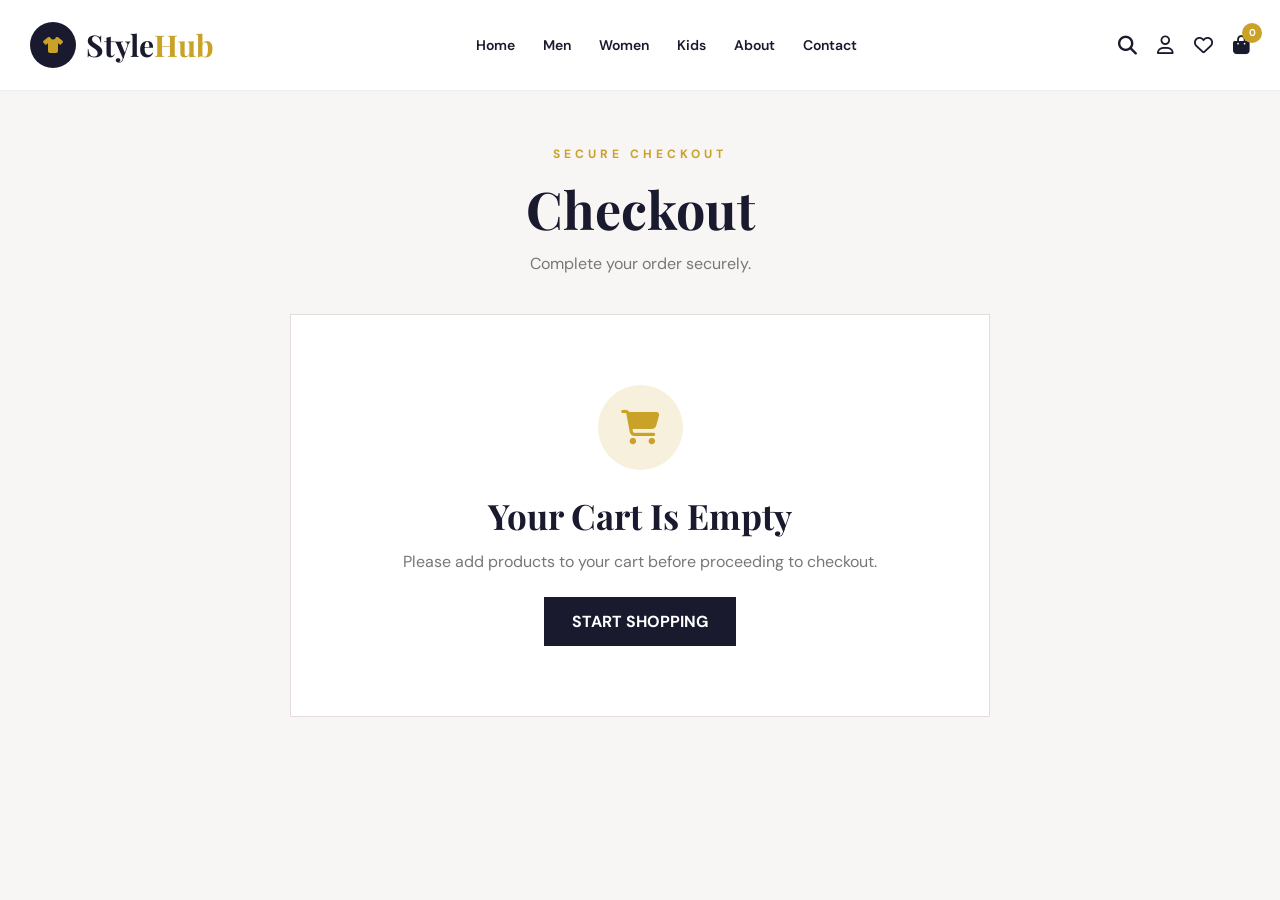
<file: checkout.html>
<!DOCTYPE html>
<html lang="en">

<head>

    <meta charset="UTF-8">

    <meta
        name="viewport"
        content="width=device-width, initial-scale=1.0"
    >

    <title>Checkout | StyleHub</title>


    <!-- Font Awesome -->
    <link
        rel="stylesheet"
        href="https://cdnjs.cloudflare.com/ajax/libs/font-awesome/6.5.1/css/all.min.css"
    >


    <!-- Google Fonts -->
    <link
        rel="preconnect"
        href="https://fonts.googleapis.com"
    >

    <link
        rel="preconnect"
        href="https://fonts.gstatic.com"
        crossorigin
    >

    <link
        href="https://fonts.googleapis.com/css2?family=DM+Sans:wght@400;500;600;700&family=Playfair+Display:wght@600;700&display=swap"
        rel="stylesheet"
    >


    <style>

        * {
            margin: 0;
            padding: 0;
            box-sizing: border-box;
        }


        :root {
            --dark: #1a1a2e;
            --gold: #c9a227;
            --light: #f8f5f5;
            --white: #ffffff;
            --border: #e5dddd;
            --text: #777;
            --success: #2e8b57;
        }


        body {
            font-family: "DM Sans", sans-serif;
            background: var(--light);
            color: var(--dark);
        }


        a {
            text-decoration: none;
            color: inherit;
        }


        button,
        input,
        select,
        textarea {
            font-family: inherit;
        }


        /* =========================================
           HEADER
        ========================================= */

        header {
            background: #fff;
            border-bottom: 1px solid #eee;
        }


        .navbar {
            max-width: 1400px;
            min-height: 90px;
            margin: auto;
            padding: 0 30px;

            display: flex;
            align-items: center;
            justify-content: space-between;
        }


        .logo {
            display: flex;
            align-items: center;
            gap: 10px;
        }


        .logo-icon {
            width: 46px;
            height: 46px;

            display: flex;
            align-items: center;
            justify-content: center;

            background: var(--dark);
            color: var(--gold);

            border-radius: 50%;
        }


        .logo-text {
            font-family: "Playfair Display", serif;
            font-size: 30px;
            font-weight: 700;
        }


        .logo-text span {
            color: var(--gold);
        }


        .nav-links {
            display: flex;
            gap: 28px;
        }


        .nav-links a {
            font-size: 14px;
            font-weight: 600;
        }


        .nav-links a:hover {
            color: var(--gold);
        }


        .nav-icons {
            display: flex;
            gap: 20px;
        }


        .nav-icon {
            position: relative;
            font-size: 19px;
        }


        .cart-count {
            position: absolute;

            top: -10px;
            right: -12px;

            min-width: 20px;
            height: 20px;

            display: flex;
            align-items: center;
            justify-content: center;

            padding: 0 5px;

            background: var(--gold);
            color: #fff;

            border-radius: 50%;

            font-size: 10px;
            font-weight: 700;
        }


        /* =========================================
           PAGE TITLE
        ========================================= */

        .page-title {
            text-align: center;
            padding: 55px 20px 40px;
        }


        .page-title .subtitle {
            color: var(--gold);
            font-size: 12px;
            letter-spacing: 4px;
            font-weight: 700;
            margin-bottom: 12px;
        }


        .page-title h1 {
            font-family: "Playfair Display", serif;
            font-size: 52px;
            margin-bottom: 10px;
        }


        .page-title p {
            color: var(--text);
        }


        /* =========================================
           CONTAINER
        ========================================= */

        .container {
            max-width: 1400px;
            margin: auto;
            padding: 0 30px 80px;
        }


        .checkout-grid {
            display: grid;
            grid-template-columns: 1.35fr .75fr;
            gap: 30px;
            align-items: start;
        }


        .box {
            background: #fff;
            border: 1px solid var(--border);
            padding: 30px;
            margin-bottom: 25px;
        }


        .box-title {
            font-family: "Playfair Display", serif;
            font-size: 27px;
            margin-bottom: 25px;
        }


        /* =========================================
           FORM
        ========================================= */

        .row {
            display: grid;
            grid-template-columns: 1fr 1fr;
            gap: 18px;
        }


        .form-group {
            margin-bottom: 18px;
        }


        .form-group label {
            display: block;
            margin-bottom: 7px;
            font-size: 13px;
            font-weight: 700;
        }


        .form-control {
            width: 100%;
            height: 50px;

            border: 1px solid #ddd;
            outline: none;

            padding: 0 14px;

            background: #fff;
            font-size: 14px;
        }


        .form-control:focus {
            border-color: var(--gold);
        }


        textarea.form-control {
            height: 95px;
            padding-top: 13px;
            resize: vertical;
        }


        /* =========================================
           PAYMENT
        ========================================= */

        .payment-option {
            display: flex;
            align-items: center;
            gap: 12px;

            border: 1px solid var(--border);

            padding: 17px;

            margin-bottom: 12px;

            cursor: pointer;
        }


        .payment-option.active {
            border-color: var(--gold);
            background: #fffdf5;
        }


        .payment-option input {
            accent-color: var(--gold);
        }


        .payment-option label {
            flex: 1;
            cursor: pointer;
            font-weight: 600;
        }


        .payment-option i {
            font-size: 19px;
        }


        .payment-details {
            display: none;

            background: #faf8f8;
            border: 1px solid var(--border);

            padding: 18px;
            margin-top: -5px;
            margin-bottom: 15px;
        }


        .payment-details.show {
            display: block;
        }


        /* =========================================
           ORDER SUMMARY
        ========================================= */

        .summary-box {
            position: sticky;
            top: 20px;
        }


        .checkout-products {
            max-height: 430px;
            overflow-y: auto;
        }


        .checkout-product {
            display: grid;
            grid-template-columns: 65px 1fr auto;

            gap: 13px;

            align-items: center;

            padding: 14px 0;

            border-bottom: 1px solid #eee;
        }


        .product-image {
            width: 65px;
            height: 78px;

            background: #f2eded;

            overflow: hidden;
        }


        .product-image img {
            width: 100%;
            height: 100%;
            object-fit: cover;
        }


        .product-info h3 {
            font-size: 14px;
            margin-bottom: 6px;
        }


        .product-info p {
            color: var(--text);
            font-size: 12px;
        }


        .product-price {
            font-size: 14px;
            font-weight: 700;
        }


        .summary-row {
            display: flex;
            justify-content: space-between;

            padding: 14px 0;

            border-bottom: 1px solid #eee;

            color: var(--text);
        }


        .summary-row strong {
            color: var(--dark);
        }


        .grand-total {
            border-bottom: 0;
            padding-top: 20px;

            font-size: 18px;
            font-weight: 700;
        }


        .grand-total strong {
            font-family: "Playfair Display", serif;
            font-size: 27px;
        }


        .free-shipping {
            padding: 13px;
            margin: 18px 0;

            background: #faf6e9;

            font-size: 12px;
            color: var(--text);
        }


        .free-shipping i {
            color: var(--gold);
            margin-right: 6px;
        }


        /* =========================================
           PLACE ORDER
        ========================================= */

        .place-order {
            width: 100%;
            height: 56px;

            border: 0;

            background: var(--dark);
            color: #fff;

            font-size: 13px;
            font-weight: 700;

            cursor: pointer;

            display: flex;
            align-items: center;
            justify-content: center;

            gap: 10px;

            margin-top: 20px;
        }


        .place-order:hover {
            background: var(--gold);
        }


        /* =========================================
           EMPTY CART
        ========================================= */

        .empty-cart {
            max-width: 700px;
            margin: 0 auto 80px;

            background: #fff;

            border: 1px solid var(--border);

            text-align: center;

            padding: 70px 25px;
        }


        .empty-cart-icon {
            width: 85px;
            height: 85px;

            margin: 0 auto 22px;

            display: flex;
            align-items: center;
            justify-content: center;

            border-radius: 50%;

            background: #f7f0dc;
            color: var(--gold);

            font-size: 34px;
        }


        .empty-cart h2 {
            font-family: "Playfair Display", serif;
            font-size: 35px;
            margin-bottom: 12px;
        }


        .empty-cart p {
            color: var(--text);
            margin-bottom: 25px;
        }


        .shop-btn {
            display: inline-block;

            padding: 14px 28px;

            background: var(--dark);
            color: #fff;

            font-weight: 700;
        }


        /* =========================================
           SUCCESS
        ========================================= */

        #success-section {
            display: none;

            max-width: 700px;

            margin: 0 auto 80px;

            background: #fff;

            border: 1px solid var(--border);

            text-align: center;

            padding: 65px 25px;
        }


        #success-section.show {
            display: block;
        }


        .success-icon {
            width: 90px;
            height: 90px;

            margin: 0 auto 22px;

            display: flex;
            align-items: center;
            justify-content: center;

            border-radius: 50%;

            background: #e9f6ee;
            color: var(--success);

            font-size: 38px;
        }


        #success-section h2 {
            font-family: "Playfair Display", serif;
            font-size: 40px;
            margin-bottom: 12px;
        }


        #success-section p {
            color: var(--text);
            margin-bottom: 8px;
        }


        #order-id {
            color: var(--dark) !important;
            font-weight: 700;
        }


        /* =========================================
           MOBILE
        ========================================= */

        @media (max-width: 950px) {

            .nav-links {
                display: none;
            }


            .checkout-grid {
                grid-template-columns: 1fr;
            }


            .summary-box {
                position: static;
            }

        }


        @media (max-width: 600px) {

            .navbar {
                padding: 0 15px;
            }


            .logo-text {
                font-size: 25px;
            }


            .page-title h1 {
                font-size: 40px;
            }


            .container {
                padding: 0 15px 60px;
            }


            .box {
                padding: 20px;
            }


            .row {
                grid-template-columns: 1fr;
                gap: 0;
            }


            .checkout-product {
                grid-template-columns: 60px 1fr;
            }


            .product-price {
                grid-column: 2;
            }

        }

    </style>

</head>


<body>


<!-- =========================================
     HEADER
========================================= -->

<header>

    <nav class="navbar">

        <a
            href="index.html"
            class="logo"
        >

            <div class="logo-icon">

                <i class="fa-solid fa-shirt"></i>

            </div>


            <div class="logo-text">

                Style<span>Hub</span>

            </div>

        </a>


        <div class="nav-links">

            <a href="index.html">
                Home
            </a>

            <a href="products.html?category=men">
                Men
            </a>

            <a href="products.html?category=women">
                Women
            </a>

            <a href="products.html?category=kids">
                Kids
            </a>

            <a href="about.html">
                About
            </a>

            <a href="contact.html">
                Contact
            </a>

        </div>


        <div class="nav-icons">

            <a
                href="products.html"
                class="nav-icon"
            >
                <i class="fa-solid fa-magnifying-glass"></i>
            </a>


            <a
                href="login.html"
                class="nav-icon"
            >
                <i class="fa-regular fa-user"></i>
            </a>


            <a
                href="wishlist.html"
                class="nav-icon"
            >
                <i class="fa-regular fa-heart"></i>
            </a>


            <a
                href="cart.html"
                class="nav-icon"
            >

                <i class="fa-solid fa-bag-shopping"></i>

                <span
                    id="cart-count"
                    class="cart-count"
                >
                    0
                </span>

            </a>

        </div>

    </nav>

</header>


<!-- =========================================
     TITLE
========================================= -->

<section class="page-title">

    <div class="subtitle">
        SECURE CHECKOUT
    </div>


    <h1>
        Checkout
    </h1>


    <p>
        Complete your order securely.
    </p>

</section>


<!-- =========================================
     EMPTY CART AREA
========================================= -->

<section
    id="empty-cart-section"
    class="empty-cart"
    style="display:none;"
>

    <div class="empty-cart-icon">

        <i class="fa-solid fa-cart-shopping"></i>

    </div>


    <h2>
        Your Cart Is Empty
    </h2>


    <p>
        Please add products to your cart
        before proceeding to checkout.
    </p>


    <a
        href="products.html"
        class="shop-btn"
    >
        START SHOPPING
    </a>

</section>


<!-- =========================================
     CHECKOUT
========================================= -->

<main
    id="checkout-section"
    class="container"
>

    <form
        id="checkout-form"
        class="checkout-grid"
    >


        <!-- =====================================
             CUSTOMER INFORMATION
        ====================================== -->

        <div>


            <div class="box">

                <h2 class="box-title">
                    Shipping Information
                </h2>


                <div class="row">

                    <div class="form-group">

                        <label for="firstName">
                            First Name
                        </label>

                        <input
                            id="firstName"
                            name="firstName"
                            type="text"
                            class="form-control"
                            required
                        >

                    </div>


                    <div class="form-group">

                        <label for="lastName">
                            Last Name
                        </label>

                        <input
                            id="lastName"
                            name="lastName"
                            type="text"
                            class="form-control"
                            required
                        >

                    </div>

                </div>


                <div class="row">

                    <div class="form-group">

                        <label for="email">
                            Email
                        </label>

                        <input
                            id="email"
                            name="email"
                            type="email"
                            class="form-control"
                            required
                        >

                    </div>


                    <div class="form-group">

                        <label for="phone">
                            Phone
                        </label>

                        <input
                            id="phone"
                            name="phone"
                            type="tel"
                            class="form-control"
                            maxlength="10"
                            pattern="[0-9]{10}"
                            required
                        >

                    </div>

                </div>


                <div class="form-group">

                    <label for="address">
                        Address
                    </label>

                    <textarea
                        id="address"
                        name="address"
                        class="form-control"
                        required
                    ></textarea>

                </div>


                <div class="row">

                    <div class="form-group">

                        <label for="city">
                            City
                        </label>

                        <input
                            id="city"
                            name="city"
                            type="text"
                            class="form-control"
                            required
                        >

                    </div>


                    <div class="form-group">

                        <label for="state">
                            State
                        </label>

                        <select
                            id="state"
                            name="state"
                            class="form-control"
                            required
                        >

                            <option value="">
                                Select State
                            </option>

                            <option>
                                Tamil Nadu
                            </option>

                            <option>
                                Kerala
                            </option>

                            <option>
                                Karnataka
                            </option>

                            <option>
                                Andhra Pradesh
                            </option>

                            <option>
                                Telangana
                            </option>

                            <option>
                                Maharashtra
                            </option>

                            <option>
                                Delhi
                            </option>

                            <option>
                                Other
                            </option>

                        </select>

                    </div>

                </div>


                <div class="row">

                    <div class="form-group">

                        <label for="pincode">
                            PIN Code
                        </label>

                        <input
                            id="pincode"
                            name="pincode"
                            type="text"
                            class="form-control"
                            maxlength="6"
                            pattern="[0-9]{6}"
                            required
                        >

                    </div>


                    <div class="form-group">

                        <label>
                            Country
                        </label>

                        <input
                            type="text"
                            class="form-control"
                            value="India"
                            readonly
                        >

                    </div>

                </div>

            </div>


            <!-- =====================================
                 PAYMENT
            ====================================== -->

            <div class="box">

                <h2 class="box-title">
                    Payment Method
                </h2>


                <!-- COD -->

                <div class="payment-option active">

                    <input
                        type="radio"
                        id="cod"
                        name="payment"
                        value="cod"
                        checked
                    >


                    <label for="cod">
                        Cash on Delivery
                    </label>


                    <i class="fa-solid fa-money-bill-wave"></i>

                </div>


                <!-- CARD -->

                <div class="payment-option">

                    <input
                        type="radio"
                        id="card"
                        name="payment"
                        value="card"
                    >


                    <label for="card">
                        Credit / Debit Card
                    </label>


                    <i class="fa-regular fa-credit-card"></i>

                </div>


                <div
                    id="card-details"
                    class="payment-details"
                >

                    <div class="form-group">

                        <label for="card-number">
                            Card Number
                        </label>

                        <input
                            type="text"
                            id="card-number"
                            class="form-control"
                            maxlength="19"
                            placeholder="1234 5678 9012 3456"
                        >

                    </div>


                    <div class="row">

                        <div class="form-group">

                            <label for="card-expiry">
                                Expiry
                            </label>

                            <input
                                type="text"
                                id="card-expiry"
                                class="form-control"
                                maxlength="5"
                                placeholder="MM/YY"
                            >

                        </div>


                        <div class="form-group">

                            <label for="card-cvv">
                                CVV
                            </label>

                            <input
                                type="password"
                                id="card-cvv"
                                class="form-control"
                                maxlength="3"
                                placeholder="123"
                            >

                        </div>

                    </div>

                </div>


                <!-- UPI -->

                <div class="payment-option">

                    <input
                        type="radio"
                        id="upi"
                        name="payment"
                        value="upi"
                    >


                    <label for="upi">
                        UPI
                    </label>


                    <i class="fa-solid fa-mobile-screen"></i>

                </div>


                <div
                    id="upi-details"
                    class="payment-details"
                >

                    <div class="form-group">

                        <label for="upi-id">
                            UPI ID
                        </label>

                        <input
                            type="text"
                            id="upi-id"
                            class="form-control"
                            placeholder="example@upi"
                        >

                    </div>

                </div>

            </div>

        </div>


        <!-- =====================================
             ORDER SUMMARY
        ====================================== -->

        <aside class="box summary-box">

            <h2 class="box-title">
                Order Summary
            </h2>


            <div
                id="checkout-products"
                class="checkout-products"
            >
            </div>


            <div class="free-shipping">

                <i class="fa-solid fa-truck"></i>

                Free shipping on orders
                above ₹3,000

            </div>


            <div class="summary-row">

                <span>
                    Subtotal
                </span>

                <strong id="checkout-subtotal">
                    ₹0
                </strong>

            </div>


            <div class="summary-row">

                <span>
                    Shipping
                </span>

                <strong id="checkout-shipping">
                    ₹0
                </strong>

            </div>


            <div class="summary-row">

                <span>
                    Tax (5%)
                </span>

                <strong id="checkout-tax">
                    ₹0
                </strong>

            </div>


            <div class="summary-row grand-total">

                <span>
                    Total
                </span>

                <strong id="checkout-total">
                    ₹0
                </strong>

            </div>


            <button
                type="submit"
                class="place-order"
            >

                PLACE ORDER

                <i class="fa-solid fa-arrow-right"></i>

            </button>

        </aside>

    </form>

</main>


<!-- =========================================
     SUCCESS
========================================= -->

<section id="success-section">

    <div class="success-icon">

        <i class="fa-solid fa-check"></i>

    </div>


    <h2>
        Order Placed Successfully!
    </h2>


    <p>
        Thank you for shopping with StyleHub.
    </p>


    <p id="order-id">
    </p>


    <p>
        Your order has been saved successfully.
    </p>


    <a
        href="products.html"
        class="shop-btn"
    >
        CONTINUE SHOPPING
    </a>

</section>


<!-- =========================================
     CHECKOUT JAVASCRIPT
========================================= -->

<script>

document.addEventListener(
    "DOMContentLoaded",
    function () {


        /* =====================================
           SETTINGS
        ====================================== */

        const CART_KEY =
            "stylehubCart";

        const ORDER_KEY =
            "stylehubLastOrder";

        const FREE_LIMIT =
            3000;

        const SHIPPING =
            99;

        const TAX_RATE =
            0.05;


        /* =====================================
           GET CART
        ====================================== */

        function loadCart() {

            try {

                const data =
                    localStorage.getItem(
                        CART_KEY
                    );


                if (!data) {
                    return [];
                }


                const cart =
                    JSON.parse(data);


                if (
                    !Array.isArray(cart)
                ) {

                    return [];

                }


                return cart;

            } catch (error) {

                console.error(
                    "Cannot read cart:",
                    error
                );

                return [];

            }

        }


        let cart =
            loadCart();


        /* =====================================
           PRICE
        ====================================== */

        function money(
            value
        ) {

            return new Intl.NumberFormat(
                "en-IN",
                {
                    style: "currency",
                    currency: "INR",
                    maximumFractionDigits: 0
                }
            ).format(
                Number(value) || 0
            );

        }


        /* =====================================
           SUBTOTAL
        ====================================== */

        function subtotal() {

            return cart.reduce(
                function (
                    sum,
                    item
                ) {

                    const price =
                        Number(
                            item.price || 0
                        );


                    const quantity =
                        Math.max(
                            1,
                            Number(
                                item.quantity ||
                                1
                            )
                        );


                    return (
                        sum +
                        price *
                        quantity
                    );

                },
                0
            );

        }


        /* =====================================
           SHIPPING
        ====================================== */

        function shipping() {

            const value =
                subtotal();


            if (
                value === 0 ||
                value >= FREE_LIMIT
            ) {

                return 0;

            }


            return SHIPPING;

        }


        /* =====================================
           TAX
        ====================================== */

        function tax() {

            return (
                subtotal() *
                TAX_RATE
            );

        }


        /* =====================================
           TOTAL
        ====================================== */

        function grandTotal() {

            return (
                subtotal() +
                shipping() +
                tax()
            );

        }


        /* =====================================
           UPDATE CART COUNT
        ====================================== */

        function updateCount() {

            const count =
                cart.reduce(
                    function (
                        sum,
                        item
                    ) {

                        return (
                            sum +
                            Number(
                                item.quantity ||
                                1
                            )
                        );

                    },
                    0
                );


            const counter =
                document.getElementById(
                    "cart-count"
                );


            if (counter) {

                counter.textContent =
                    count;

            }

        }


        /* =====================================
           SHOW EMPTY CART
        ====================================== */

        function showEmptyCart() {

            const checkout =
                document.getElementById(
                    "checkout-section"
                );


            const empty =
                document.getElementById(
                    "empty-cart-section"
                );


            if (checkout) {

                checkout.style.display =
                    "none";

            }


            if (empty) {

                empty.style.display =
                    "block";

            }

        }


        /* =====================================
           RENDER PRODUCTS
        ====================================== */

        function renderProducts() {

            const container =
                document.getElementById(
                    "checkout-products"
                );


            if (!container) {
                return;
            }


            container.innerHTML =
                "";


            cart.forEach(
                function (
                    item
                ) {

                    const quantity =
                        Math.max(
                            1,
                            Number(
                                item.quantity ||
                                1
                            )
                        );


                    const price =
                        Number(
                            item.price ||
                            0
                        );


                    const image =
                        item.image ||
                        "images/hero.jpg";


                    const itemBox =
                        document.createElement(
                            "div"
                        );


                    itemBox.className =
                        "checkout-product";


                    itemBox.innerHTML = `

                        <div
                            class="product-image"
                        >

                            <img
                                src="${image}"
                                alt="${
                                    item.name ||
                                    "Product"
                                }"
                                onerror="
                                    this.onerror=null;
                                    this.src='images/hero.jpg';
                                "
                            >

                        </div>


                        <div
                            class="product-info"
                        >

                            <h3>
                                ${
                                    item.name ||
                                    "Product"
                                }
                            </h3>


                            <p>
                                Qty:
                                ${quantity}
                            </p>

                        </div>


                        <div
                            class="product-price"
                        >

                            ${
                                money(
                                    price *
                                    quantity
                                )
                            }

                        </div>

                    `;


                    container.appendChild(
                        itemBox
                    );

                }
            );

        }


        /* =====================================
           UPDATE SUMMARY
        ====================================== */

        function updateSummary() {

            const subtotalValue =
                subtotal();


            const shippingValue =
                shipping();


            const taxValue =
                tax();


            const totalValue =
                grandTotal();


            const subtotalElement =
                document.getElementById(
                    "checkout-subtotal"
                );


            const shippingElement =
                document.getElementById(
                    "checkout-shipping"
                );


            const taxElement =
                document.getElementById(
                    "checkout-tax"
                );


            const totalElement =
                document.getElementById(
                    "checkout-total"
                );


            if (subtotalElement) {

                subtotalElement.textContent =
                    money(
                        subtotalValue
                    );

            }


            if (shippingElement) {

                shippingElement.textContent =
                    shippingValue === 0
                        ? "FREE"
                        : money(
                            shippingValue
                        );

            }


            if (taxElement) {

                taxElement.textContent =
                    money(
                        taxValue
                    );

            }


            if (totalElement) {

                totalElement.textContent =
                    money(
                        totalValue
                    );

            }

        }


        /* =====================================
           PAYMENT SWITCH
        ====================================== */

        document
            .querySelectorAll(
                'input[name="payment"]'
            )
            .forEach(
                function (
                    input
                ) {

                    input.addEventListener(
                        "change",
                        function () {


                            document
                                .querySelectorAll(
                                    ".payment-option"
                                )
                                .forEach(
                                    function (
                                        option
                                    ) {

                                        option
                                            .classList
                                            .remove(
                                                "active"
                                            );

                                    }
                                );


                            const option =
                                this.closest(
                                    ".payment-option"
                                );


                            if (option) {

                                option
                                    .classList
                                    .add(
                                        "active"
                                    );

                            }


                            const card =
                                document.getElementById(
                                    "card-details"
                                );


                            const upi =
                                document.getElementById(
                                    "upi-details"
                                );


                            if (card) {

                                card
                                    .classList
                                    .remove(
                                        "show"
                                    );

                            }


                            if (upi) {

                                upi
                                    .classList
                                    .remove(
                                        "show"
                                    );

                            }


                            if (
                                this.value ===
                                "card"
                            ) {

                                if (card) {

                                    card
                                        .classList
                                        .add(
                                            "show"
                                        );

                                }

                            }


                            if (
                                this.value ===
                                "upi"
                            ) {

                                if (upi) {

                                    upi
                                        .classList
                                        .add(
                                            "show"
                                        );

                                }

                            }

                        }
                    );

                }
            );


        /* =====================================
           CARD NUMBER
        ====================================== */

        const cardNumber =
            document.getElementById(
                "card-number"
            );


        if (cardNumber) {

            cardNumber.addEventListener(
                "input",
                function () {

                    let value =
                        this.value.replace(
                            /\D/g,
                            ""
                        );


                    value =
                        value.substring(
                            0,
                            16
                        );


                    this.value =
                        value
                            .replace(
                                /(.{4})/g,
                                "$1 "
                            )
                            .trim();

                }
            );

        }


        /* =====================================
           EXPIRY
        ====================================== */

        const expiry =
            document.getElementById(
                "card-expiry"
            );


        if (expiry) {

            expiry.addEventListener(
                "input",
                function () {

                    let value =
                        this.value.replace(
                            /\D/g,
                            ""
                        );


                    value =
                        value.substring(
                            0,
                            4
                        );


                    if (
                        value.length >= 3
                    ) {

                        value =
                            value.substring(
                                0,
                                2
                            ) +
                            "/" +
                            value.substring(
                                2
                            );

                    }


                    this.value =
                        value;

                }
            );

        }


        /* =====================================
           FORM SUBMIT
        ====================================== */

        const form =
            document.getElementById(
                "checkout-form"
            );


        if (form) {

            form.addEventListener(
                "submit",
                function (
                    event
                ) {

                    event.preventDefault();


                    /* Reload latest cart */

                    cart =
                        loadCart();


                    /* Check cart */

                    if (
                        cart.length === 0
                    ) {

                        showEmptyCart();

                        return;

                    }


                    /* Validate customer details */

                    if (
                        !form.checkValidity()
                    ) {

                        form.reportValidity();

                        return;

                    }


                    /* Payment */

                    const payment =
                        document.querySelector(
                            'input[name="payment"]:checked'
                        );


                    if (!payment) {

                        alert(
                            "Please select a payment method."
                        );

                        return;

                    }


                    /* =================================
                       CARD VALIDATION
                    ================================= */

                    if (
                        payment.value ===
                        "card"
                    ) {

                        const card =
                            document.getElementById(
                                "card-number"
                            );


                        const expiry =
                            document.getElementById(
                                "card-expiry"
                            );


                        const cvv =
                            document.getElementById(
                                "card-cvv"
                            );


                        if (
                            !card ||
                            !/^\d{16}$/.test(
                                card.value.replace(
                                    /\s/g,
                                    ""
                                )
                            )
                        ) {

                            alert(
                                "Please enter a valid 16-digit card number."
                            );

                            return;

                        }


                        if (
                            !expiry ||
                            !/^\d{2}\/\d{2}$/.test(
                                expiry.value
                            )
                        ) {

                            alert(
                                "Please enter expiry as MM/YY."
                            );

                            return;

                        }


                        if (
                            !cvv ||
                            !/^\d{3}$/.test(
                                cvv.value
                            )
                        ) {

                            alert(
                                "Please enter a valid 3-digit CVV."
                            );

                            return;

                        }

                    }


                    /* =================================
                       UPI VALIDATION
                    ================================= */

                    if (
                        payment.value ===
                        "upi"
                    ) {

                        const upi =
                            document.getElementById(
                                "upi-id"
                            );


                        if (
                            !upi ||
                            !/^[^@\s]+@[^@\s]+$/.test(
                                upi.value.trim()
                            )
                        ) {

                            alert(
                                "Please enter a valid UPI ID."
                            );

                            return;

                        }

                    }


                    /* =================================
                       CREATE ORDER
                    ================================= */

                    const orderId =
                        "SH" +
                        Date.now()
                            .toString()
                            .slice(
                                -8
                            );


                    const order = {

                        orderId:
                            orderId,

                        date:
                            new Date()
                                .toLocaleString(
                                    "en-IN"
                                ),

                        customer: {

                            firstName:
                                document
                                    .getElementById(
                                        "firstName"
                                    )
                                    .value,

                            lastName:
                                document
                                    .getElementById(
                                        "lastName"
                                    )
                                    .value,

                            email:
                                document
                                    .getElementById(
                                        "email"
                                    )
                                    .value,

                            phone:
                                document
                                    .getElementById(
                                        "phone"
                                    )
                                    .value,

                            address:
                                document
                                    .getElementById(
                                        "address"
                                    )
                                    .value,

                            city:
                                document
                                    .getElementById(
                                        "city"
                                    )
                                    .value,

                            state:
                                document
                                    .getElementById(
                                        "state"
                                    )
                                    .value,

                            pincode:
                                document
                                    .getElementById(
                                        "pincode"
                                    )
                                    .value

                        },

                        items:
                            [...cart],

                        subtotal:
                            subtotal(),

                        shipping:
                            shipping(),

                        tax:
                            tax(),

                        total:
                            grandTotal(),

                        paymentMethod:
                            payment.value

                    };


                    /* Save order */

                    localStorage.setItem(
                        ORDER_KEY,
                        JSON.stringify(
                            order
                        )
                    );


                    /* Clear cart */

                    localStorage.removeItem(
                        CART_KEY
                    );


                    cart = [];


                    updateCount();


                    /* Hide checkout */

                    const checkout =
                        document.getElementById(
                            "checkout-section"
                        );


                    if (checkout) {

                        checkout.style.display =
                            "none";

                    }


                    /* Show success */

                    const success =
                        document.getElementById(
                            "success-section"
                        );


                    if (success) {

                        success.classList.add(
                            "show"
                        );

                    }


                    const orderIdElement =
                        document.getElementById(
                            "order-id"
                        );


                    if (
                        orderIdElement
                    ) {

                        orderIdElement.textContent =
                            "Order ID: " +
                            orderId;

                    }


                    window.scrollTo({

                        top: 0,

                        behavior:
                            "smooth"

                    });

                }
            );

        }


        /* =====================================
           INITIAL LOAD
        ====================================== */

        updateCount();


        if (
            cart.length === 0
        ) {

            showEmptyCart();

        } else {

            renderProducts();

            updateSummary();

        }

    }

);

</script>


</body>

</html>
</file>
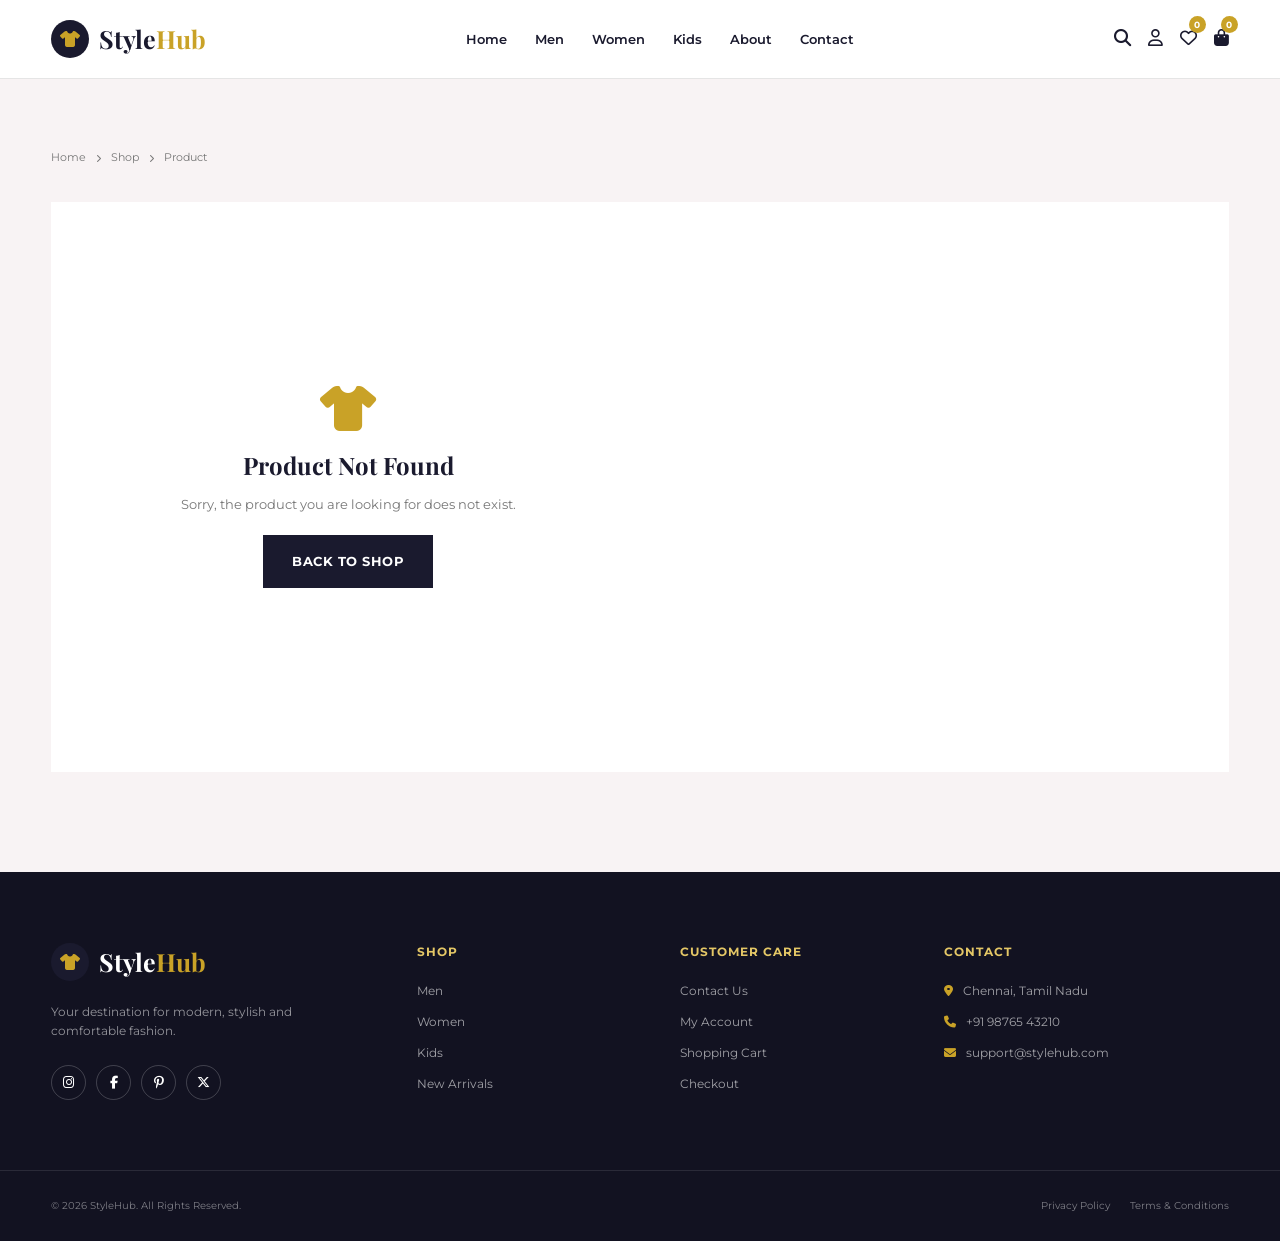
<file: product-detail.html>
<!DOCTYPE html>
<html lang="en">

<head>

    <meta charset="UTF-8">

    <meta name="viewport" content="width=device-width, initial-scale=1.0">

    <meta name="description"
        content="View product details at StyleHub Fashion & Apparel.">

    <title>Product Details | StyleHub</title>

    <!-- Google Fonts -->
    <link rel="preconnect" href="https://fonts.googleapis.com">
    <link rel="preconnect" href="https://fonts.gstatic.com" crossorigin>

    <link
        href="https://fonts.googleapis.com/css2?family=Montserrat:wght@400;500;600;700;800&family=Playfair+Display:wght@500;600;700&display=swap"
        rel="stylesheet">

    <!-- Font Awesome -->
    <link
        rel="stylesheet"
        href="https://cdnjs.cloudflare.com/ajax/libs/font-awesome/6.5.2/css/all.min.css">

    <!-- Main CSS -->
    <link rel="stylesheet" href="css/style.css">

    <style>

        /* =====================================
           PRODUCT DETAIL PAGE
        ===================================== */

        .product-detail-section {
            padding: 70px 0 100px;
            background: #f8f3f4;
        }


        /* Breadcrumb */

        .breadcrumb {
            display: flex;
            align-items: center;
            gap: 10px;
            margin-bottom: 35px;
            color: #777;
            font-size: 11px;
        }

        .breadcrumb a:hover {
            color: #c9a227;
        }

        .breadcrumb i {
            font-size: 8px;
        }


        /* Main Product */

        .product-detail {
            display: grid;
            grid-template-columns: 1fr 1fr;
            gap: 60px;
            background: #ffffff;
            padding: 35px;
        }


        /* Product Image */

        .detail-image-wrapper {
            position: relative;
            background: #e9e1e3;
            height: 620px;
            overflow: hidden;
        }

        .detail-image-wrapper img {
            width: 100%;
            height: 100%;
            object-fit: cover;
        }

        .detail-badge {
            position: absolute;
            top: 20px;
            left: 20px;
            z-index: 2;
            padding: 8px 12px;
            background: #1a1a2e;
            color: #ffffff;
            font-size: 10px;
            font-weight: 700;
            letter-spacing: 1px;
        }

        .detail-badge.sale {
            background: #c9a227;
        }


        /* Product Info */

        .detail-info {
            padding: 15px 10px;
        }

        .detail-category {
            color: #c9a227;
            font-size: 11px;
            font-weight: 700;
            text-transform: uppercase;
            letter-spacing: 2px;
        }

        .detail-info h1 {
            font-family: "Playfair Display", serif;
            font-size: clamp(35px, 4vw, 52px);
            line-height: 1.15;
            margin: 12px 0 15px;
        }


        /* Rating */

        .detail-rating {
            display: flex;
            align-items: center;
            gap: 10px;
            margin-bottom: 20px;
        }

        .detail-stars {
            color: #c9a227;
            letter-spacing: 2px;
            font-size: 14px;
        }

        .detail-rating span {
            color: #777;
            font-size: 11px;
        }


        /* Price */

        .detail-price {
            display: flex;
            align-items: center;
            gap: 15px;
            padding-bottom: 25px;
            border-bottom: 1px solid #e5e5e5;
        }

        .current-price {
            font-size: 25px;
            font-weight: 700;
            color: #1a1a2e;
        }

        .old-price {
            color: #999;
            font-size: 15px;
            text-decoration: line-through;
        }

        .discount {
            padding: 5px 8px;
            background: #e9e1e3;
            color: #c9a227;
            font-size: 10px;
            font-weight: 700;
        }


        /* Description */

        .detail-description {
            color: #777;
            font-size: 13px;
            line-height: 1.9;
            margin: 25px 0;
        }


        /* Options */

        .option-group {
            margin-bottom: 25px;
        }

        .option-header {
            display: flex;
            justify-content: space-between;
            align-items: center;
            margin-bottom: 12px;
        }

        .option-header label {
            font-size: 12px;
            font-weight: 700;
        }

        .selected-option {
            color: #c9a227;
            font-size: 11px;
        }


        /* Size */

        .size-options {
            display: flex;
            flex-wrap: wrap;
            gap: 8px;
        }

        .size-btn {
            min-width: 48px;
            padding: 10px 13px;
            border: 1px solid #ddd;
            background: #ffffff;
            color: #1a1a2e;
            font-size: 11px;
            font-weight: 600;
            cursor: pointer;
            transition: 0.3s ease;
        }

        .size-btn:hover,
        .size-btn.active {
            background: #1a1a2e;
            border-color: #1a1a2e;
            color: #ffffff;
        }


        /* Color */

        .color-options {
            display: flex;
            flex-wrap: wrap;
            gap: 10px;
        }

        .color-btn {
            padding: 9px 15px;
            border: 1px solid #ddd;
            background: #ffffff;
            font-size: 11px;
            cursor: pointer;
            transition: 0.3s ease;
        }

        .color-btn:hover,
        .color-btn.active {
            border-color: #c9a227;
            background: #f8f3f4;
        }


        /* Quantity */

        .quantity-row {
            display: flex;
            align-items: center;
            gap: 15px;
        }

        .quantity-box {
            display: flex;
            align-items: center;
            border: 1px solid #ddd;
        }

        .quantity-box button {
            width: 40px;
            height: 40px;
            border: 0;
            background: #ffffff;
            font-size: 18px;
            cursor: pointer;
        }

        .quantity-box button:hover {
            background: #e9e1e3;
        }

        .quantity-box span {
            width: 40px;
            text-align: center;
            font-size: 13px;
            font-weight: 600;
        }


        /* Action Buttons */

        .detail-actions {
            display: flex;
            gap: 12px;
            margin-top: 30px;
        }

        .detail-add-cart {
            flex: 1;
            padding: 16px;
            border: 0;
            background: #1a1a2e;
            color: #ffffff;
            font-size: 12px;
            font-weight: 700;
            text-transform: uppercase;
            cursor: pointer;
            transition: 0.3s ease;
        }

        .detail-add-cart:hover {
            background: #c9a227;
        }

        .detail-wishlist {
            width: 55px;
            border: 1px solid #1a1a2e;
            background: #ffffff;
            color: #1a1a2e;
            cursor: pointer;
            transition: 0.3s ease;
        }

        .detail-wishlist:hover,
        .detail-wishlist.active {
            background: #1a1a2e;
            color: #ffffff;
        }


        /* Product Benefits */

        .product-benefits {
            display: grid;
            grid-template-columns: repeat(2, 1fr);
            gap: 15px;
            margin-top: 30px;
            padding-top: 25px;
            border-top: 1px solid #e5e5e5;
        }

        .benefit {
            display: flex;
            align-items: center;
            gap: 10px;
        }

        .benefit i {
            color: #c9a227;
            font-size: 18px;
        }

        .benefit strong {
            display: block;
            font-size: 11px;
        }

        .benefit span {
            display: block;
            color: #999;
            font-size: 9px;
        }


        /* Loading */

        .loading-product {
            min-height: 500px;
            display: grid;
            place-items: center;
            text-align: center;
        }


        /* Error */

        .product-error {
            min-height: 500px;
            display: grid;
            place-items: center;
            text-align: center;
            background: #ffffff;
            padding: 40px;
        }

        .product-error i {
            color: #c9a227;
            font-size: 45px;
            margin-bottom: 15px;
        }

        .product-error h2 {
            font-family: "Playfair Display", serif;
            margin-bottom: 10px;
        }

        .product-error p {
            color: #777;
            font-size: 13px;
            margin-bottom: 20px;
        }


        /* =====================================
           RESPONSIVE
        ===================================== */

        @media (max-width: 900px) {

            .product-detail {
                grid-template-columns: 1fr;
                gap: 30px;
            }

            .detail-image-wrapper {
                height: 550px;
            }

        }


        @media (max-width: 600px) {

            .product-detail-section {
                padding: 45px 0 70px;
            }

            .product-detail {
                padding: 18px;
            }

            .detail-image-wrapper {
                height: 430px;
            }

            .detail-info {
                padding: 10px 0;
            }

            .detail-info h1 {
                font-size: 35px;
            }

            .product-benefits {
                grid-template-columns: 1fr;
            }

            .detail-actions {
                flex-direction: row;
            }

        }

    </style>

</head>


<body>


    <!-- =====================================
         HEADER
    ====================================== -->

    <header class="header">

        <div class="container navbar">

            <a href="index.html" class="logo">

                <span class="logo-icon">
                    <i class="fa-solid fa-shirt"></i>
                </span>

                <span class="logo-text">
                    Style<span>Hub</span>
                </span>

            </a>


            <nav class="nav-menu">

                <a href="index.html" class="nav-link">
                    Home
                </a>

                <a
                    href="products.html?category=men"
                    class="nav-link">

                    Men

                </a>

                <a
                    href="products.html?category=women"
                    class="nav-link">

                    Women

                </a>

                <a
                    href="products.html?category=kids"
                    class="nav-link">

                    Kids

                </a>

                <a href="about.html" class="nav-link">
                    About
                </a>

                <a href="contact.html" class="nav-link">
                    Contact
                </a>

            </nav>


            <div class="nav-actions">

                <a
                    href="products.html"
                    class="nav-icon">

                    <i class="fa-solid fa-magnifying-glass"></i>

                </a>

                <a
                    href="account.html"
                    class="nav-icon">

                    <i class="fa-regular fa-user"></i>

                </a>

                <a
                    href="account.html#wishlist"
                    class="nav-icon">

                    <i class="fa-regular fa-heart"></i>

                    <span class="icon-count">
                        0
                    </span>

                </a>

                <a
                    href="cart.html"
                    class="nav-icon">

                    <i class="fa-solid fa-bag-shopping"></i>

                    <span
                        id="cart-count"
                        class="icon-count">

                        0

                    </span>

                </a>

                <button
                    class="menu-toggle"
                    id="menu-toggle">

                    <i class="fa-solid fa-bars"></i>

                </button>

            </div>

        </div>


        <div
            class="mobile-menu"
            id="mobile-menu">

            <a href="index.html">
                Home
            </a>

            <a href="products.html?category=men">
                Men
            </a>

            <a href="products.html?category=women">
                Women
            </a>

            <a href="products.html?category=kids">
                Kids
            </a>

            <a href="about.html">
                About
            </a>

            <a href="contact.html">
                Contact
            </a>

            <a href="account.html">
                My Account
            </a>

            <a href="cart.html">
                Shopping Cart
            </a>

        </div>

    </header>



    <!-- =====================================
         PRODUCT DETAIL
    ====================================== -->

    <main>

        <section class="product-detail-section">

            <div class="container">


                <!-- Breadcrumb -->

                <div class="breadcrumb">

                    <a href="index.html">
                        Home
                    </a>

                    <i class="fa-solid fa-chevron-right"></i>

                    <a href="products.html">
                        Shop
                    </a>

                    <i class="fa-solid fa-chevron-right"></i>

                    <span id="breadcrumb-product">
                        Product
                    </span>

                </div>


                <!-- Product Area -->

                <div
                    id="product-detail-container"
                    class="product-detail">

                    <!-- JavaScript will load product here -->

                    <div class="loading-product">

                        <div>

                            <i
                                class="fa-solid fa-spinner fa-spin">
                            </i>

                            <p>
                                Loading product...
                            </p>

                        </div>

                    </div>

                </div>

            </div>

        </section>

    </main>



    <!-- =====================================
         FOOTER
    ====================================== -->

    <footer class="footer">

        <div class="container footer-grid">


            <div class="footer-brand">

                <a
                    href="index.html"
                    class="logo footer-logo">

                    <span class="logo-icon">
                        <i class="fa-solid fa-shirt"></i>
                    </span>

                    <span class="logo-text">
                        Style<span>Hub</span>
                    </span>

                </a>

                <p>
                    Your destination for modern,
                    stylish and comfortable fashion.
                </p>


                <div class="social-links">

                    <a href="#">
                        <i class="fa-brands fa-instagram"></i>
                    </a>

                    <a href="#">
                        <i class="fa-brands fa-facebook-f"></i>
                    </a>

                    <a href="#">
                        <i class="fa-brands fa-pinterest-p"></i>
                    </a>

                    <a href="#">
                        <i class="fa-brands fa-x-twitter"></i>
                    </a>

                </div>

            </div>


            <div class="footer-column">

                <h3>
                    Shop
                </h3>

                <a href="products.html?category=men">
                    Men
                </a>

                <a href="products.html?category=women">
                    Women
                </a>

                <a href="products.html?category=kids">
                    Kids
                </a>

                <a href="products.html">
                    New Arrivals
                </a>

            </div>


            <div class="footer-column">

                <h3>
                    Customer Care
                </h3>

                <a href="contact.html">
                    Contact Us
                </a>

                <a href="account.html">
                    My Account
                </a>

                <a href="cart.html">
                    Shopping Cart
                </a>

                <a href="checkout.html">
                    Checkout
                </a>

            </div>


            <div class="footer-column">

                <h3>
                    Contact
                </h3>

                <p>
                    <i class="fa-solid fa-location-dot"></i>
                    Chennai, Tamil Nadu
                </p>

                <p>
                    <i class="fa-solid fa-phone"></i>
                    +91 98765 43210
                </p>

                <p>
                    <i class="fa-solid fa-envelope"></i>
                    support@stylehub.com
                </p>

            </div>

        </div>


        <div class="footer-bottom">

            <div class="container footer-bottom-content">

                <p>
                    © 2026 StyleHub. All Rights Reserved.
                </p>

                <div>

                    <a href="#">
                        Privacy Policy
                    </a>

                    <a href="#">
                        Terms & Conditions
                    </a>

                </div>

            </div>

        </div>

    </footer>



    <!-- =====================================
         JAVASCRIPT
    ====================================== -->

    <script src="js/products.js"></script>
    <script src="js/cart.js"></script>
    <script src="js/script.js"></script>


    <script>

        // =====================================
        // GET PRODUCT ID FROM URL
        // =====================================

        const params =
            new URLSearchParams(
                window.location.search
            );

        const productId =
            Number(
                params.get("id")
            );


        // =====================================
        // GET PRODUCT
        // =====================================

        const product =
            getProductById(
                productId
            );


        const container =
            document.getElementById(
                "product-detail-container"
            );


        const breadcrumb =
            document.getElementById(
                "breadcrumb-product"
            );


        // =====================================
        // FORMAT PRICE
        // =====================================

        function formatDetailPrice(price) {

            return new Intl.NumberFormat(
                "en-IN",
                {
                    style: "currency",
                    currency: "INR",
                    maximumFractionDigits: 0
                }
            ).format(price);

        }


        // =====================================
        // CALCULATE DISCOUNT
        // =====================================

        function getDiscount(
            oldPrice,
            currentPrice
        ) {

            if (
                !oldPrice ||
                oldPrice <= currentPrice
            ) {

                return 0;

            }


            return Math.round(
                (
                    (oldPrice - currentPrice)
                    / oldPrice
                ) * 100
            );

        }


        // =====================================
        // INVALID PRODUCT
        // =====================================

        if (!product) {

            container.innerHTML = `

                <div class="product-error">

                    <div>

                        <i
                            class="fa-solid fa-shirt">
                        </i>

                        <h2>
                            Product Not Found
                        </h2>

                        <p>
                            Sorry, the product you are
                            looking for does not exist.
                        </p>

                        <a
                            href="products.html"
                            class="btn btn-dark">

                            Back To Shop

                        </a>

                    </div>

                </div>

            `;

        } else {


            // =================================
            // BREADCRUMB
            // =================================

            breadcrumb.textContent =
                product.name;


            // =================================
            // STARS
            // =================================

            let stars = "";

            for (
                let i = 1;
                i <= 5;
                i++
            ) {

                stars +=
                    i <= product.rating
                        ? "★"
                        : "☆";

            }


            // =================================
            // DISCOUNT
            // =================================

            const discount =
                getDiscount(
                    product.oldPrice,
                    product.price
                );


            // =================================
            // PRODUCT HTML
            // =================================

            container.innerHTML = `

                <!-- PRODUCT IMAGE -->

                <div class="detail-image-wrapper">

                    ${
                        product.badge
                        ?
                        `
                        <span
                            class="detail-badge
                            ${
                                product.badge === "SALE"
                                ? "sale"
                                : ""
                            }">

                            ${product.badge}

                        </span>
                        `
                        :
                        ""
                    }


                    <img
                        src="${product.image}"
                        alt="${product.name}"
                    >

                </div>


                <!-- PRODUCT INFORMATION -->

                <div class="detail-info">

                    <span class="detail-category">

                        ${product.category}
                        /
                        ${product.subcategory}

                    </span>


                    <h1>
                        ${product.name}
                    </h1>


                    <!-- Rating -->

                    <div class="detail-rating">

                        <span class="detail-stars">
                            ${stars}
                        </span>

                        <span>
                            ${product.rating}.0
                            (${product.reviews} reviews)
                        </span>

                    </div>


                    <!-- Price -->

                    <div class="detail-price">

                        <span class="current-price">

                            ${formatDetailPrice(
                                product.price
                            )}

                        </span>


                        ${
                            product.oldPrice
                            ?
                            `
                            <span class="old-price">

                                ${formatDetailPrice(
                                    product.oldPrice
                                )}

                            </span>
                            `
                            :
                            ""
                        }


                        ${
                            discount > 0
                            ?
                            `
                            <span class="discount">

                                ${discount}% OFF

                            </span>
                            `
                            :
                            ""
                        }

                    </div>


                    <!-- Description -->

                    <p class="detail-description">

                        ${product.description}

                    </p>


                    <!-- SIZE -->

                    <div class="option-group">

                        <div class="option-header">

                            <label>
                                Select Size
                            </label>

                            <span
                                class="selected-option"
                                id="selected-size">

                                ${product.sizes[0]}

                            </span>

                        </div>


                        <div
                            class="size-options"
                            id="size-options">

                            ${product.sizes.map(
                                (size, index) => `

                                <button
                                    type="button"
                                    class="size-btn ${
                                        index === 0
                                        ? "active"
                                        : ""
                                    }"
                                    data-size="${size}">

                                    ${size}

                                </button>

                            `).join("")}

                        </div>

                    </div>


                    <!-- COLOR -->

                    <div class="option-group">

                        <div class="option-header">

                            <label>
                                Select Color
                            </label>

                            <span
                                class="selected-option"
                                id="selected-color">

                                ${product.colors[0]}

                            </span>

                        </div>


                        <div
                            class="color-options"
                            id="color-options">

                            ${product.colors.map(
                                (color, index) => `

                                <button
                                    type="button"
                                    class="color-btn ${
                                        index === 0
                                        ? "active"
                                        : ""
                                    }"
                                    data-color="${color}">

                                    ${color}

                                </button>

                            `).join("")}

                        </div>

                    </div>


                    <!-- QUANTITY -->

                    <div class="option-group">

                        <div class="option-header">

                            <label>
                                Quantity
                            </label>

                        </div>


                        <div class="quantity-row">

                            <div class="quantity-box">

                                <button
                                    type="button"
                                    id="quantity-minus">

                                    −

                                </button>

                                <span id="quantity">
                                    1
                                </span>

                                <button
                                    type="button"
                                    id="quantity-plus">

                                    +

                                </button>

                            </div>

                        </div>

                    </div>


                    <!-- ACTIONS -->

                    <div class="detail-actions">

                        <button
                            type="button"
                            class="detail-add-cart"
                            id="detail-add-cart">

                            <i
                                class="fa-solid fa-bag-shopping">
                            </i>

                            Add To Cart

                        </button>


                        <button
                            type="button"
                            class="detail-wishlist"
                            id="detail-wishlist"
                            aria-label="Add to wishlist">

                            <i
                                class="fa-regular fa-heart">
                            </i>

                        </button>

                    </div>


                    <!-- BENEFITS -->

                    <div class="product-benefits">

                        <div class="benefit">

                            <i
                                class="fa-solid fa-truck-fast">
                            </i>

                            <div>

                                <strong>
                                    Fast Delivery
                                </strong>

                                <span>
                                    Quick shipping
                                </span>

                            </div>

                        </div>


                        <div class="benefit">

                            <i
                                class="fa-solid fa-rotate-left">
                            </i>

                            <div>

                                <strong>
                                    Easy Returns
                                </strong>

                                <span>
                                    Simple return process
                                </span>

                            </div>

                        </div>


                        <div class="benefit">

                            <i
                                class="fa-solid fa-shield-halved">
                            </i>

                            <div>

                                <strong>
                                    Secure Shopping
                                </strong>

                                <span>
                                    Safe checkout
                                </span>

                            </div>

                        </div>


                        <div class="benefit">

                            <i
                                class="fa-solid fa-headset">
                            </i>

                            <div>

                                <strong>
                                    Customer Support
                                </strong>

                                <span>
                                    We're here to help
                                </span>

                            </div>

                        </div>

                    </div>

                </div>

            `;


            // =================================
            // SELECTED OPTIONS
            // =================================

            let selectedSize =
                product.sizes[0];

            let selectedColor =
                product.colors[0];

            let quantity = 1;


            // =================================
            // SIZE BUTTONS
            // =================================

            const sizeButtons =
                document.querySelectorAll(
                    ".size-btn"
                );


            sizeButtons.forEach(button => {

                button.addEventListener(
                    "click",
                    () => {

                        sizeButtons.forEach(
                            btn =>
                                btn.classList.remove(
                                    "active"
                                )
                        );


                        button.classList.add(
                            "active"
                        );


                        selectedSize =
                            button.dataset.size;


                        document
                            .getElementById(
                                "selected-size"
                            )
                            .textContent =
                            selectedSize;

                    }
                );

            });


            // =================================
            // COLOR BUTTONS
            // =================================

            const colorButtons =
                document.querySelectorAll(
                    ".color-btn"
                );


            colorButtons.forEach(button => {

                button.addEventListener(
                    "click",
                    () => {

                        colorButtons.forEach(
                            btn =>
                                btn.classList.remove(
                                    "active"
                                )
                        );


                        button.classList.add(
                            "active"
                        );


                        selectedColor =
                            button.dataset.color;


                        document
                            .getElementById(
                                "selected-color"
                            )
                            .textContent =
                            selectedColor;

                    }
                );

            });


            // =================================
            // QUANTITY
            // =================================

            const quantityDisplay =
                document.getElementById(
                    "quantity"
                );


            document
                .getElementById(
                    "quantity-minus"
                )
                .addEventListener(
                    "click",
                    () => {

                        if (quantity > 1) {

                            quantity--;

                            quantityDisplay
                                .textContent =
                                quantity;

                        }

                    }
                );


            document
                .getElementById(
                    "quantity-plus"
                )
                .addEventListener(
                    "click",
                    () => {

                        if (quantity < 10) {

                            quantity++;

                            quantityDisplay
                                .textContent =
                                quantity;

                        }

                    }
                );


            // =================================
            // ADD TO CART
            // =================================

            document
                .getElementById(
                    "detail-add-cart"
                )
                .addEventListener(
                    "click",
                    () => {

                        let existingItem =
                            cart.find(
                                item =>
                                    item.productId ===
                                    product.id
                            );


                        if (existingItem) {

                            existingItem.quantity +=
                                quantity;

                            existingItem.size =
                                selectedSize;

                            existingItem.color =
                                selectedColor;

                        } else {

                            cart.push({

                                productId:
                                    product.id,

                                name:
                                    product.name,

                                price:
                                    product.price,

                                image:
                                    product.image,

                                size:
                                    selectedSize,

                                color:
                                    selectedColor,

                                quantity:
                                    quantity

                            });

                        }


                        saveCart();

                        updateCartCount();


                        showNotification(
                            `${product.name} added to cart 🛍️`
                        );

                    }
                );


            // =================================
            // WISHLIST
            // =================================

            const wishlistButton =
                document.getElementById(
                    "detail-wishlist"
                );


            wishlistButton.addEventListener(
                "click",
                () => {

                    if (
                        typeof toggleWishlist ===
                        "function"
                    ) {

                        toggleWishlist(
                            product.id,
                            wishlistButton
                        );

                    }

                }
            );


        }

    </script>

</body>

</html>
</file>
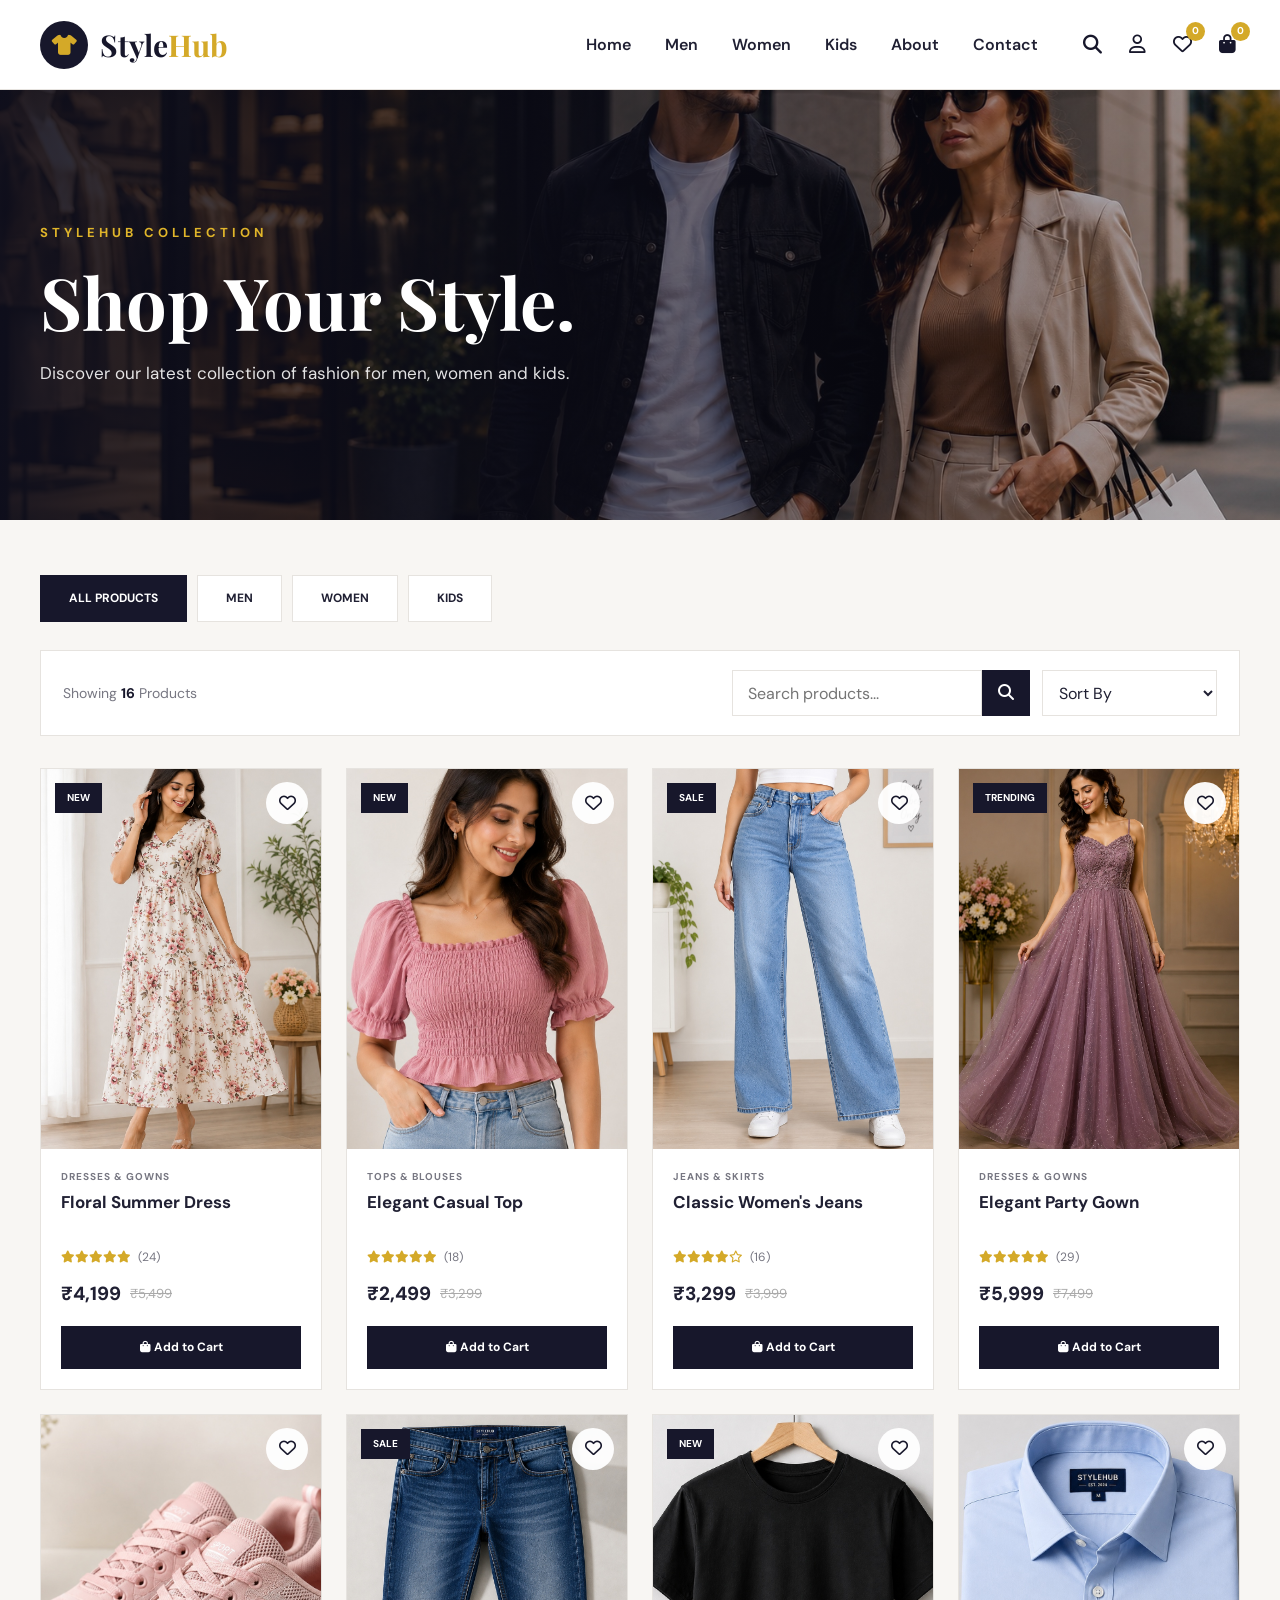
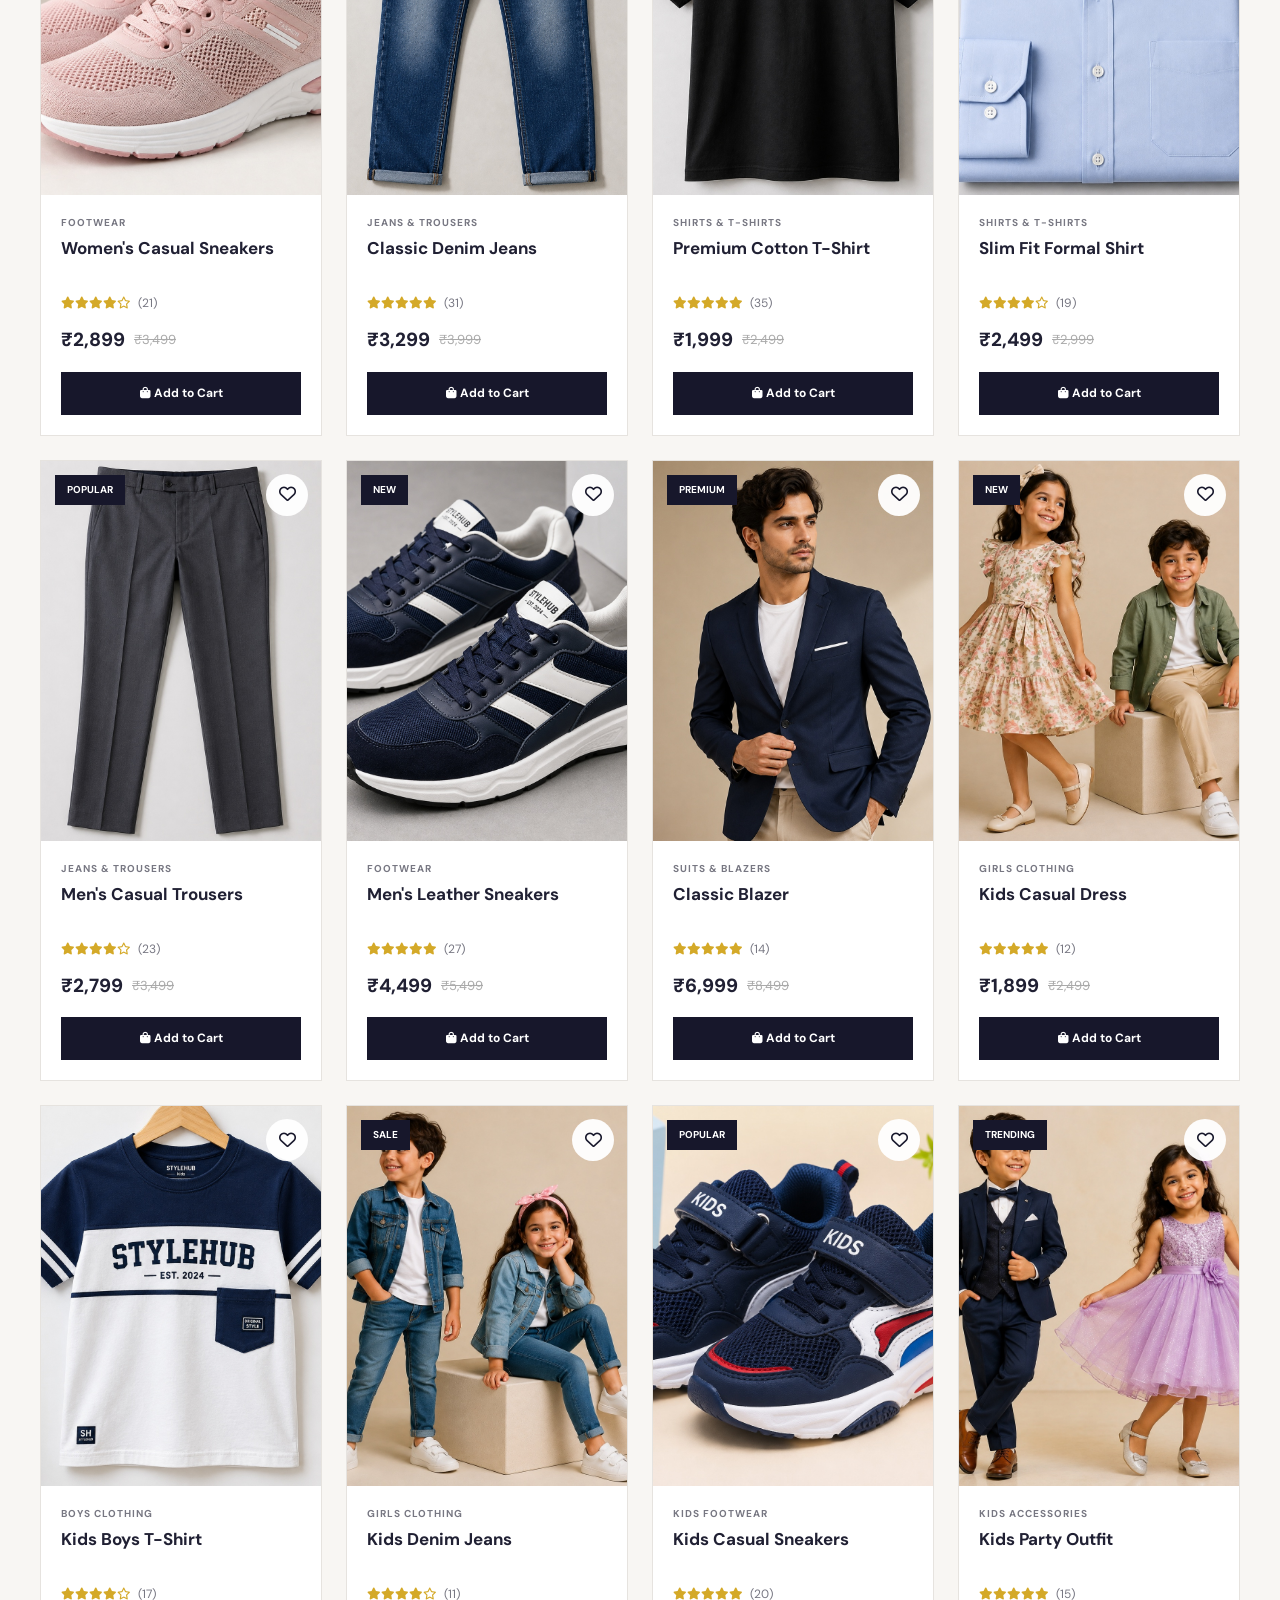
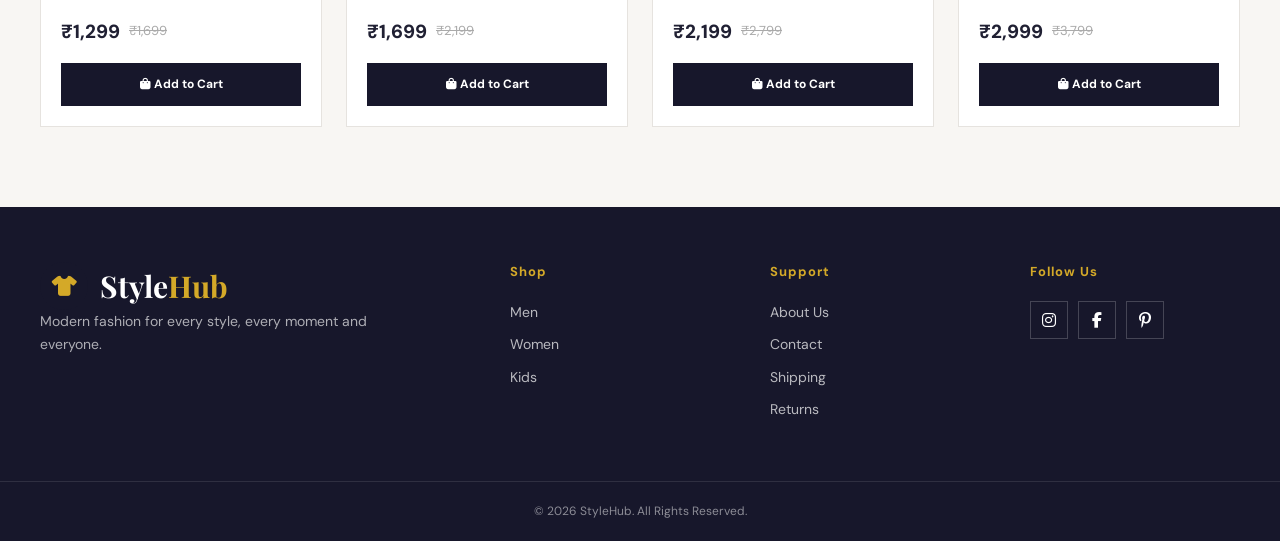
<file: products.html>
<!DOCTYPE html>
<html lang="en">
<head>
<meta charset="UTF-8">
<meta name="viewport" content="width=device-width, initial-scale=1.0">
<title>Shop | StyleHub</title>

<link rel="preconnect" href="https://fonts.googleapis.com">
<link href="https://fonts.googleapis.com/css2?family=DM+Sans:wght@400;500;600;700&family=Playfair+Display:wght@500;600;700&display=swap" rel="stylesheet">
<link rel="stylesheet" href="https://cdnjs.cloudflare.com/ajax/libs/font-awesome/6.5.2/css/all.min.css">

<style>
*{margin:0;padding:0;box-sizing:border-box}
:root{
  --dark:#17172b;--gold:#d4a928;--gold2:#b88d16;
  --white:#fff;--cream:#f8f6f3;--text:#202033;
  --muted:#777782;--border:#e6e3df;
  --body:"DM Sans",Arial,sans-serif;
  --heading:"Playfair Display",Georgia,serif
}
html{scroll-behavior:smooth}
body{font-family:var(--body);background:var(--cream);color:var(--text);line-height:1.6;overflow-x:hidden}
a{text-decoration:none;color:inherit}
button,input,select{font:inherit}
button{cursor:pointer}

/* NAVBAR - top section */
.navbar{height:90px;background:#fff;border-bottom:1px solid var(--border);position:sticky;top:0;z-index:1000}
.nav-container{height:100%;max-width:1400px;margin:auto;padding:0 40px;display:flex;align-items:center}
.logo{display:flex;align-items:center;gap:12px;flex-shrink:0}
.logo-icon{width:48px;height:48px;border-radius:50%;background:var(--dark);color:var(--gold);display:flex;align-items:center;justify-content:center;font-size:20px}
.logo-text{font-family:var(--heading);font-size:30px;font-weight:700;color:var(--dark)}
.logo-text span{color:var(--gold)}
.nav-menu{display:flex;align-items:center;gap:34px;margin-left:auto;margin-right:42px}
.nav-menu a{font-size:16px;font-weight:600;color:var(--text);padding:34px 0;position:relative}
.nav-menu a:hover{color:var(--gold2)}
.nav-menu a.active{color:var(--gold2)}
.nav-menu a.active:after{content:"";position:absolute;left:0;right:0;bottom:19px;height:3px;background:var(--gold)}
.nav-icons{display:flex;align-items:center;gap:20px}
.nav-icon{position:relative;width:25px;height:32px;border:0;background:none;color:var(--dark);display:flex;align-items:center;justify-content:center;font-size:19px}
.nav-icon:hover{color:var(--gold2)}
.count-badge{position:absolute;top:-7px;right:-10px;min-width:19px;height:19px;border-radius:50%;background:var(--gold);color:#fff;font-size:10px;font-weight:700;display:flex;align-items:center;justify-content:center}

/* HERO - top section */
.shop-hero{min-height:430px;position:relative;display:flex;align-items:center;background:
linear-gradient(90deg,rgba(15,15,30,.90) 0%,rgba(15,15,30,.62) 48%,rgba(15,15,30,.25) 100%),
url("images/shop-hero.jpg") center/cover no-repeat}
.shop-hero-content{position:relative;z-index:2;max-width:1400px;width:100%;margin:auto;padding:70px 40px}
.eyebrow{display:block;color:#e0b52a;font-size:13px;font-weight:700;letter-spacing:4px;margin-bottom:20px}
.shop-hero h1{font-family:var(--heading);font-size:72px;line-height:1.05;color:#fff;margin-bottom:20px}
.shop-hero p{max-width:600px;color:rgba(255,255,255,.88);font-size:17px}

/* SHOP / PRODUCT AREA - kept simple and functional */
.shop-page{padding:55px 0 80px;background:var(--cream)}
.shop-container{max-width:1400px;margin:auto;padding:0 40px}
.category-tabs{display:flex;gap:10px;margin-bottom:28px}
.category-btn{border:1px solid var(--border);background:#fff;color:var(--text);padding:13px 28px;font-size:12px;font-weight:700}
.category-btn:hover{border-color:var(--gold)}
.category-btn.active{background:var(--dark);color:#fff;border-color:var(--dark)}

.products-toolbar{background:#fff;border:1px solid var(--border);min-height:86px;padding:18px 22px;display:flex;align-items:center;justify-content:space-between;margin-bottom:32px}
.product-result{font-size:14px;color:var(--muted)}
.product-result strong{color:var(--dark)}
.toolbar-right{display:flex;align-items:center;gap:12px}
.product-search{display:flex;height:46px}
.product-search input{width:250px;height:46px;padding:0 15px;border:1px solid var(--border);outline:none}
.product-search input:focus{border-color:var(--gold)}
.product-search button{width:48px;height:46px;border:0;background:var(--dark);color:#fff}
.sort-select{height:46px;min-width:165px;padding:0 12px;border:1px solid var(--border);background:#fff;color:var(--text);outline:none}

.products-grid{display:grid;grid-template-columns:repeat(4,minmax(0,1fr));gap:24px}
.product-card{background:#fff;border:1px solid var(--border);overflow:hidden;transition:.3s}
.product-card:hover{transform:translateY(-5px);box-shadow:0 15px 35px rgba(20,20,40,.12)}
.product-image{height:380px;position:relative;overflow:hidden;background:#eee}
.product-image img{width:100%;height:100%;display:block;object-fit:cover;transition:.4s}
.product-card:hover .product-image img{transform:scale(1.04)}
.product-badge{position:absolute;top:14px;left:14px;z-index:2;background:var(--dark);color:#fff;padding:7px 12px;font-size:10px;font-weight:700}
.wishlist-btn{position:absolute;top:13px;right:13px;z-index:3;width:42px;height:42px;border:0;border-radius:50%;background:rgba(255,255,255,.95);color:var(--dark);font-size:17px}
.product-actions{position:absolute;left:0;right:0;bottom:0;padding:16px;background:linear-gradient(transparent,rgba(20,20,40,.75));transform:translateY(100%);transition:.3s}
.product-card:hover .product-actions{transform:translateY(0)}
.quick-view-btn{width:100%;padding:12px;border:0;background:#fff;color:var(--dark);font-size:12px;font-weight:700}
.product-info{padding:20px}
.product-category{color:var(--muted);font-size:10px;font-weight:700;letter-spacing:1px;text-transform:uppercase;margin-bottom:6px}
.product-name{font-size:17px;line-height:1.4;min-height:48px;margin-bottom:9px}
.product-rating{display:flex;gap:7px;align-items:center;margin-bottom:12px}
.stars{color:var(--gold);font-size:12px}
.review-count{color:var(--muted);font-size:12px}
.product-price{display:flex;gap:9px;align-items:center;margin-bottom:16px}
.current-price{font-size:19px;font-weight:800}
.old-price{font-size:13px;color:#aaa;text-decoration:line-through}
.add-cart-btn{width:100%;padding:12px;border:0;background:var(--dark);color:#fff;font-size:12px;font-weight:700}
.add-cart-btn:hover{background:var(--gold2)}
.no-products{background:#fff;border:1px solid var(--border);text-align:center;padding:70px 20px}
.no-products h3{font-family:var(--heading);font-size:30px;margin-bottom:8px}
.no-products p{color:var(--muted)}

/* FOOTER */
.footer{background:var(--dark);color:#fff;padding-top:55px}
.footer-container{max-width:1400px;margin:auto;padding:0 40px 50px;display:grid;grid-template-columns:2fr 1fr 1fr 1fr;gap:50px}
.footer-logo .logo-text{color:#fff}
.footer-column>p{max-width:330px;color:rgba(255,255,255,.65);font-size:14px}
.footer-column h4{color:var(--gold);font-size:13px;letter-spacing:1px;margin-bottom:18px}
.footer-column>a:not(.logo){display:block;color:rgba(255,255,255,.7);font-size:14px;margin-bottom:10px}
.social-links{display:flex;gap:10px}
.social-links a{width:38px;height:38px;border:1px solid rgba(255,255,255,.2);display:flex;align-items:center;justify-content:center}
.footer-bottom{border-top:1px solid rgba(255,255,255,.1);padding:20px;text-align:center;color:rgba(255,255,255,.5);font-size:12px}

/* TOAST */
.stylehub-toast{position:fixed;right:22px;bottom:22px;z-index:5000;padding:14px 20px;background:var(--dark);color:#fff;border-left:4px solid var(--gold);box-shadow:0 8px 25px rgba(0,0,0,.2)}

/* MODAL */
.product-modal{position:fixed;inset:0;z-index:3000;display:flex;align-items:center;justify-content:center}
.modal-overlay{position:absolute;inset:0;background:rgba(10,10,20,.72)}
.modal-content{position:relative;z-index:2;width:min(950px,92vw);max-height:90vh;overflow:auto;background:#fff;padding:32px}
.modal-close{position:absolute;right:15px;top:15px;width:40px;height:40px;border:0;border-radius:50%;background:var(--dark);color:#fff}
.quick-view{display:grid;grid-template-columns:1fr 1fr;gap:35px}
.quick-view-image{height:500px}
.quick-view-image img{width:100%;height:100%;object-fit:cover}
.quick-view-details{padding:25px 10px}
.quick-view-details h2{font-family:var(--heading);font-size:40px;line-height:1.15;margin:10px 0 18px}
.quick-view-details p{color:var(--muted);margin:16px 0}

/* RESPONSIVE */
@media(max-width:1100px){
 .nav-menu{gap:20px;margin-right:20px}
 .products-grid{grid-template-columns:repeat(3,minmax(0,1fr))}
}
@media(max-width:800px){
 .navbar{height:auto}
 .nav-container{min-height:78px;flex-wrap:wrap;padding:14px 20px}
 .nav-menu{order:3;width:100%;justify-content:center;margin:10px 0 0;overflow-x:auto;gap:20px}
 .nav-menu a{padding:8px 0;white-space:nowrap}
 .nav-menu a.active:after{bottom:0}
 .nav-icons{gap:12px}
 .shop-hero{min-height:360px}
 .shop-hero-content{padding:55px 20px}
 .shop-hero h1{font-size:50px}
 .shop-container{padding:0 20px}
 .products-toolbar{flex-direction:column;align-items:stretch;gap:15px}
 .toolbar-right{flex-direction:column;align-items:stretch}
 .product-search{width:100%}
 .product-search input{width:100%}
 .sort-select{width:100%}
 .products-grid{grid-template-columns:repeat(2,minmax(0,1fr))}
 .footer-container{grid-template-columns:1fr 1fr;padding:0 20px 40px}
}
@media(max-width:520px){
 .logo-text{font-size:25px}
 .logo-icon{width:42px;height:42px}
 .shop-hero h1{font-size:40px}
 .products-grid{grid-template-columns:1fr}
 .product-image{height:390px}
 .footer-container{grid-template-columns:1fr}
}
</style>
</head>

<body>

<header class="navbar">
  <div class="nav-container">

    <a href="index.html" class="logo">
      <span class="logo-icon"><i class="fa-solid fa-shirt"></i></span>
      <span class="logo-text">Style<span>Hub</span></span>
    </a>

    <nav class="nav-menu">
      <a href="index.html">Home</a>
      <a href="products.html?category=men" data-nav="men">Men</a>
      <a href="products.html?category=women" data-nav="women">Women</a>
      <a href="products.html?category=kids" data-nav="kids">Kids</a>
      <a href="about.html">About</a>
      <a href="contact.html">Contact</a>
    </nav>

    <div class="nav-icons">
      <button class="nav-icon" id="search-nav-btn"><i class="fa-solid fa-magnifying-glass"></i></button>
      <a href="login.html" class="nav-icon"><i class="fa-regular fa-user"></i></a>
      <a href="wishlist.html" class="nav-icon">
        <i class="fa-regular fa-heart"></i>
        <span class="count-badge" id="wishlist-count">0</span>
      </a>
      <a href="cart.html" class="nav-icon">
        <i class="fa-solid fa-bag-shopping"></i>
        <span class="count-badge" id="cart-count">0</span>
      </a>
    </div>

  </div>
</header>

<section class="shop-hero">
  <div class="shop-hero-content">
    <span class="eyebrow">STYLEHUB COLLECTION</span>
    <h1>Shop Your Style.</h1>
    <p>Discover our latest collection of fashion for men, women and kids.</p>
  </div>
</section>

<main class="shop-page">
  <div class="shop-container">

    <div class="category-tabs">
      <button class="category-btn active" data-category="all">ALL PRODUCTS</button>
      <button class="category-btn" data-category="men">MEN</button>
      <button class="category-btn" data-category="women">WOMEN</button>
      <button class="category-btn" data-category="kids">KIDS</button>
    </div>

    <section class="products-toolbar">
      <div class="product-result">
        Showing <strong id="product-count">0</strong> Products
      </div>

      <div class="toolbar-right">
        <div class="product-search">
          <input type="text" id="product-search" placeholder="Search products...">
          <button id="product-search-btn"><i class="fa-solid fa-magnifying-glass"></i></button>
        </div>

        <select id="sort-products" class="sort-select">
          <option value="default">Sort By</option>
          <option value="low">Price: Low to High</option>
          <option value="high">Price: High to Low</option>
          <option value="rating">Highest Rated</option>
          <option value="new">New Arrivals</option>
        </select>
      </div>
    </section>

    <section id="products-grid" class="products-grid"></section>

    <div id="no-products" class="no-products" style="display:none">
      <h3>No Products Found</h3>
      <p>Try another category or search term.</p>
    </div>

  </div>
</main>

<footer class="footer">
  <div class="footer-container">
    <div class="footer-column">
      <a href="index.html" class="logo footer-logo">
        <span class="logo-icon"><i class="fa-solid fa-shirt"></i></span>
        <span class="logo-text">Style<span>Hub</span></span>
      </a>
      <p>Modern fashion for every style, every moment and everyone.</p>
    </div>

    <div class="footer-column">
      <h4>Shop</h4>
      <a href="products.html?category=men">Men</a>
      <a href="products.html?category=women">Women</a>
      <a href="products.html?category=kids">Kids</a>
    </div>

    <div class="footer-column">
      <h4>Support</h4>
      <a href="about.html">About Us</a>
      <a href="contact.html">Contact</a>
      <a href="#">Shipping</a>
      <a href="#">Returns</a>
    </div>

    <div class="footer-column">
      <h4>Follow Us</h4>
      <div class="social-links">
        <a href="#"><i class="fa-brands fa-instagram"></i></a>
        <a href="#"><i class="fa-brands fa-facebook-f"></i></a>
        <a href="#"><i class="fa-brands fa-pinterest-p"></i></a>
      </div>
    </div>
  </div>

  <div class="footer-bottom">© 2026 StyleHub. All Rights Reserved.</div>
</footer>

<div id="product-modal" class="product-modal" style="display:none">
  <div class="modal-overlay"></div>
  <div class="modal-content">
    <button class="modal-close" id="modal-close"><i class="fa-solid fa-xmark"></i></button>
    <div id="modal-product-content"></div>
  </div>
</div>

<!-- IMPORTANT: products.js stays exactly where it is -->
<script src="js/products.js"></script>

<script>
document.addEventListener("DOMContentLoaded", () => {

  const grid = document.getElementById("products-grid");
  const count = document.getElementById("product-count");
  const noProducts = document.getElementById("no-products");
  const searchInput = document.getElementById("product-search");
  const sortSelect = document.getElementById("sort-products");

  let category = new URLSearchParams(location.search).get("category") || "all";
  let search = "";
  let sort = "default";

  if (!["all","men","women","kids"].includes(category)) category = "all";

  document.querySelectorAll(".category-btn").forEach(btn => {
    btn.classList.toggle("active", btn.dataset.category === category);
  });

  document.querySelectorAll("[data-nav]").forEach(link => {
    link.classList.toggle("active", link.dataset.nav === category);
  });

  if (typeof products === "undefined") {
    grid.innerHTML = "<p style='grid-column:1/-1;text-align:center;padding:50px'>Products could not be loaded. Check js/products.js path.</p>";
    return;
  }

  function money(n) {
    return "₹" + Number(n).toLocaleString("en-IN");
  }

  function stars(rating) {
    let s = "";
    for (let i=1;i<=5;i++) {
      s += i <= rating
        ? '<i class="fa-solid fa-star"></i>'
        : '<i class="fa-regular fa-star"></i>';
    }
    return s;
  }

  function getFiltered() {
    let list = [...products];

    if (category !== "all")
      list = list.filter(p => p.category === category);

    if (search.trim()) {
      const q = search.toLowerCase().trim();
      list = list.filter(p =>
        p.name.toLowerCase().includes(q) ||
        p.category.toLowerCase().includes(q) ||
        p.subcategory.toLowerCase().includes(q) ||
        p.brand.toLowerCase().includes(q)
      );
    }

    if (sort === "low") list.sort((a,b) => a.price-b.price);
    if (sort === "high") list.sort((a,b) => b.price-a.price);
    if (sort === "rating") list.sort((a,b) => b.rating-a.rating);
    if (sort === "new") list.sort((a,b) => (b.badge==="NEW")-(a.badge==="NEW"));

    return list;
  }

  function render() {
    const list = getFiltered();
    count.textContent = list.length;
    grid.innerHTML = "";
    noProducts.style.display = list.length ? "none" : "block";

    list.forEach(product => {
      const card = document.createElement("article");
      card.className = "product-card";

      card.innerHTML = `
        <div class="product-image">
          ${product.badge ? `<span class="product-badge">${product.badge}</span>` : ""}
          <button class="wishlist-btn" data-wish="${product.id}">
            <i class="fa-regular fa-heart"></i>
          </button>

          <img src="${product.image}" alt="${product.name}"
               onerror="this.onerror=null;this.src='images/shop-hero.jpg';">

          <div class="product-actions">
            <button class="quick-view-btn" data-view="${product.id}">
              <i class="fa-solid fa-eye"></i> Quick View
            </button>
          </div>
        </div>

        <div class="product-info">
          <div class="product-category">${product.subcategory}</div>
          <h3 class="product-name">${product.name}</h3>

          <div class="product-rating">
            <span class="stars">${stars(product.rating)}</span>
            <span class="review-count">(${product.reviews})</span>
          </div>

          <div class="product-price">
            <span class="current-price">${money(product.price)}</span>
            ${product.oldPrice ? `<span class="old-price">${money(product.oldPrice)}</span>` : ""}
          </div>

          <button class="add-cart-btn" data-cart="${product.id}">
            <i class="fa-solid fa-bag-shopping"></i> Add to Cart
          </button>
        </div>
      `;

      grid.appendChild(card);
    });

    attachEvents();
  }

  function attachEvents() {
    document.querySelectorAll("[data-cart]").forEach(btn => {
      btn.onclick = () => {
        const p = products.find(x => x.id === Number(btn.dataset.cart));
        let cart = JSON.parse(localStorage.getItem("stylehubCart") || "[]");
        const old = cart.find(x => x.id === p.id);

        if (old) old.quantity = (old.quantity || 1) + 1;
        else cart.push({id:p.id,name:p.name,price:p.price,image:p.image,quantity:1});

        localStorage.setItem("stylehubCart", JSON.stringify(cart));
        updateCounts();
        toast("Product added to cart!");
      };
    });

    document.querySelectorAll("[data-wish]").forEach(btn => {
      btn.onclick = () => {
        const id = Number(btn.dataset.wish);
        let wish = JSON.parse(localStorage.getItem("stylehubWishlist") || "[]");

        if (wish.includes(id)) {
          wish = wish.filter(x => x !== id);
          btn.innerHTML = '<i class="fa-regular fa-heart"></i>';
        } else {
          wish.push(id);
          btn.innerHTML = '<i class="fa-solid fa-heart"></i>';
        }

        localStorage.setItem("stylehubWishlist", JSON.stringify(wish));
        updateCounts();
      };
    });

    document.querySelectorAll("[data-view]").forEach(btn => {
      btn.onclick = () => openModal(Number(btn.dataset.view));
    });
  }

  function openModal(id) {
    const p = products.find(x => x.id === id);
    if (!p) return;

    document.getElementById("modal-product-content").innerHTML = `
      <div class="quick-view">
        <div class="quick-view-image">
          <img src="${p.image}" alt="${p.name}"
               onerror="this.onerror=null;this.src='images/shop-hero.jpg';">
        </div>
        <div class="quick-view-details">
          <div class="product-category">${p.subcategory}</div>
          <h2>${p.name}</h2>
          <div class="product-rating">
            <span class="stars">${stars(p.rating)}</span>
            <span>${p.reviews} Reviews</span>
          </div>
          <div class="product-price">
            <span class="current-price">${money(p.price)}</span>
            ${p.oldPrice ? `<span class="old-price">${money(p.oldPrice)}</span>` : ""}
          </div>
          <p>${p.description}</p>
          <p><strong>Brand:</strong> ${p.brand}</p>
          <p><strong>Sizes:</strong> ${p.sizes.join(", ")}</p>
          <button class="add-cart-btn" id="modal-cart">
            <i class="fa-solid fa-bag-shopping"></i> Add to Cart
          </button>
        </div>
      </div>
    `;

    document.getElementById("modal-cart").onclick = () => {
      let cart = JSON.parse(localStorage.getItem("stylehubCart") || "[]");
      const old = cart.find(x => x.id === p.id);
      if (old) old.quantity = (old.quantity || 1) + 1;
      else cart.push({id:p.id,name:p.name,price:p.price,image:p.image,quantity:1});
      localStorage.setItem("stylehubCart", JSON.stringify(cart));
      updateCounts();
      toast("Product added to cart!");
    };

    document.getElementById("product-modal").style.display = "flex";
  }

  document.getElementById("modal-close").onclick = () =>
    document.getElementById("product-modal").style.display = "none";

  document.querySelector(".modal-overlay").onclick = () =>
    document.getElementById("product-modal").style.display = "none";

  document.querySelectorAll(".category-btn").forEach(btn => {
    btn.onclick = () => {
      category = btn.dataset.category;
      history.replaceState({}, "", category === "all" ? "products.html" : `products.html?category=${category}`);

      document.querySelectorAll(".category-btn").forEach(b => b.classList.remove("active"));
      btn.classList.add("active");

      document.querySelectorAll("[data-nav]").forEach(a => a.classList.remove("active"));
      const nav = document.querySelector(`[data-nav="${category}"]`);
      if (nav) nav.classList.add("active");

      render();
    };
  });

  searchInput.oninput = () => {
    search = searchInput.value;
    render();
  };

  sortSelect.onchange = () => {
    sort = sortSelect.value;
    render();
  };

  document.getElementById("product-search-btn").onclick = () => {
    search = searchInput.value;
    render();
  };

  function updateCounts() {
    const cart = JSON.parse(localStorage.getItem("stylehubCart") || "[]");
    const wish = JSON.parse(localStorage.getItem("stylehubWishlist") || "[]");

    document.getElementById("cart-count").textContent =
      cart.reduce((s,x) => s + (x.quantity || 1), 0);

    document.getElementById("wishlist-count").textContent = wish.length;
  }

  function toast(msg) {
    document.querySelector(".stylehub-toast")?.remove();
    const t = document.createElement("div");
    t.className = "stylehub-toast";
    t.textContent = msg;
    document.body.appendChild(t);
    setTimeout(() => t.remove(), 2200);
  }

  render();
  updateCounts();
});
</script>

</body>
</html>
</file>
<file: css/style.css>
@import url('https://fonts.googleapis.com/css2?family=Montserrat:wght@400;500;600;700;800&family=Playfair+Display:wght@500;600;700&display=swap');

/* =========================================
   ROOT VARIABLES
========================================= */

:root {
    --pink: #e9e1e3;
    --pink-light: #f8f3f4;
    --pink-dark: #d9c9cd;
    --dark: #1a1a2e;
    --dark-light: #292940;
    --gold: #c9a227;
    --gold-light: #e4c766;
    --white: #ffffff;
    --black: #111111;
    --gray: #777777;
    --light-gray: #f5f5f5;
    --border: #e5e5e5;

    --heading-font: "Playfair Display", serif;
    --body-font: "Montserrat", sans-serif;

    --container: 1200px;

    --shadow: 0 10px 30px rgba(26, 26, 46, 0.08);
    --shadow-hover: 0 18px 45px rgba(26, 26, 46, 0.15);

    --transition: 0.3s ease;
}


/* =========================================
   RESET
========================================= */

* {
    margin: 0;
    padding: 0;
    box-sizing: border-box;
}

html {
    scroll-behavior: smooth;
}

body {
    font-family: var(--body-font);
    background: var(--white);
    color: var(--dark);
    line-height: 1.6;
    overflow-x: hidden;
}

img {
    width: 100%;
    display: block;
}

a {
    text-decoration: none;
    color: inherit;
}

button,
input {
    font-family: inherit;
}

button {
    cursor: pointer;
}

ul {
    list-style: none;
}


/* =========================================
   COMMON
========================================= */

.container {
    width: min(92%, var(--container));
    margin: 0 auto;
}

.section {
    padding: 90px 0;
}

.section-heading {
    text-align: center;
    margin-bottom: 50px;
}

.section-heading-row {
    display: flex;
    justify-content: space-between;
    align-items: flex-end;
    text-align: left;
    gap: 30px;
}

.section-label {
    display: inline-block;
    color: var(--gold);
    font-size: 12px;
    font-weight: 700;
    letter-spacing: 2px;
    text-transform: uppercase;
    margin-bottom: 10px;
}

.section-heading h2 {
    font-family: var(--heading-font);
    font-size: clamp(32px, 4vw, 48px);
    line-height: 1.2;
    margin-bottom: 15px;
}

.section-heading p {
    color: var(--gray);
    max-width: 650px;
    margin: auto;
}

.section-heading-row p {
    margin: 0;
}


/* =========================================
   BUTTONS
========================================= */

.btn {
    display: inline-flex;
    align-items: center;
    justify-content: center;
    gap: 10px;
    padding: 15px 28px;
    border: 1px solid transparent;
    font-size: 13px;
    font-weight: 700;
    letter-spacing: 0.5px;
    text-transform: uppercase;
    transition: var(--transition);
}

.btn-primary {
    background: var(--dark);
    color: var(--white);
}

.btn-primary:hover {
    background: var(--gold);
    transform: translateY(-3px);
}

.btn-outline {
    border-color: var(--white);
    color: var(--white);
}

.btn-outline:hover {
    background: var(--white);
    color: var(--dark);
}

.btn-dark {
    background: var(--dark);
    color: var(--white);
}

.btn-dark:hover {
    background: var(--gold);
    transform: translateY(-3px);
}


/* =========================================
   HEADER
========================================= */

.header {
    position: sticky;
    top: 0;
    z-index: 1000;
    background: rgba(255, 255, 255, 0.97);
    border-bottom: 1px solid var(--border);
    backdrop-filter: blur(10px);
}

.navbar {
    min-height: 78px;
    display: flex;
    align-items: center;
    justify-content: space-between;
    gap: 30px;
}


/* Logo */

.logo {
    display: flex;
    align-items: center;
    gap: 10px;
    flex-shrink: 0;
}

.logo-icon {
    width: 38px;
    height: 38px;
    display: grid;
    place-items: center;
    background: var(--dark);
    color: var(--gold);
    border-radius: 50%;
    font-size: 16px;
}

.logo-text {
    font-family: var(--heading-font);
    font-size: 25px;
    font-weight: 700;
}

.logo-text span {
    color: var(--gold);
}


/* Navigation */

.nav-menu {
    display: flex;
    align-items: center;
    gap: 28px;
}

.nav-link {
    position: relative;
    font-size: 13px;
    font-weight: 600;
    color: var(--dark);
    padding: 28px 0;
    transition: var(--transition);
}

.nav-link:hover,
.nav-link.active {
    color: var(--gold);
}

.nav-link::after {
    content: "";
    position: absolute;
    left: 0;
    bottom: 18px;
    width: 0;
    height: 2px;
    background: var(--gold);
    transition: var(--transition);
}

.nav-link:hover::after,
.nav-link.active::after {
    width: 100%;
}


/* Header Icons */

.nav-actions {
    display: flex;
    align-items: center;
    gap: 17px;
}

.nav-icon {
    position: relative;
    font-size: 17px;
    transition: var(--transition);
}

.nav-icon:hover {
    color: var(--gold);
}

.icon-count {
    position: absolute;
    top: -9px;
    right: -9px;
    width: 17px;
    height: 17px;
    display: grid;
    place-items: center;
    background: var(--gold);
    color: var(--white);
    border-radius: 50%;
    font-size: 9px;
    font-weight: 700;
}

.menu-toggle {
    display: none;
    border: 0;
    background: transparent;
    font-size: 22px;
    color: var(--dark);
}

.mobile-menu {
    display: none;
}


/* =========================================
   HERO
========================================= */

.hero {
    min-height: 650px;
    position: relative;
    display: flex;
    align-items: center;

    background:
        linear-gradient(
            90deg,
            rgba(26, 26, 46, 0.92),
            rgba(26, 26, 46, 0.55),
            rgba(26, 26, 46, 0.15)
        ),
        url("../images/hero.jpg") center / cover no-repeat;

    color: var(--white);
}

.hero-overlay {
    position: absolute;
    inset: 0;
    background: linear-gradient(
        90deg,
        rgba(26, 26, 46, 0.25),
        transparent
    );
}

.hero-content {
    position: relative;
    z-index: 2;
}

.hero-text {
    max-width: 650px;
}

.hero-small-title {
    color: var(--gold-light);
    font-size: 13px;
    font-weight: 700;
    letter-spacing: 3px;
    margin-bottom: 20px;
}

.hero h1 {
    font-family: var(--heading-font);
    font-size: clamp(55px, 8vw, 90px);
    line-height: 1;
    margin-bottom: 25px;
}

.hero h1 span {
    color: var(--gold-light);
    font-style: italic;
}

.hero-description {
    max-width: 520px;
    color: rgba(255, 255, 255, 0.85);
    font-size: 16px;
    margin-bottom: 35px;
}

.hero-buttons {
    display: flex;
    flex-wrap: wrap;
    gap: 15px;
}


/* =========================================
   PROMO STRIP
========================================= */

.promo-strip {
    background: var(--pink-light);
    border-bottom: 1px solid var(--border);
}

.promo-container {
    display: grid;
    grid-template-columns: repeat(4, 1fr);
}

.promo-item {
    min-height: 100px;
    display: flex;
    align-items: center;
    justify-content: center;
    gap: 15px;
    border-right: 1px solid var(--border);
}

.promo-item:last-child {
    border-right: none;
}

.promo-item > i {
    color: var(--gold);
    font-size: 23px;
}

.promo-item strong,
.promo-item span {
    display: block;
}

.promo-item strong {
    font-size: 13px;
    margin-bottom: 3px;
}

.promo-item span {
    color: var(--gray);
    font-size: 11px;
}


/* =========================================
   CATEGORY CARDS
========================================= */

.category-grid {
    display: grid;
    grid-template-columns: repeat(3, 1fr);
    gap: 25px;
}

.category-card {
    position: relative;
    min-height: 520px;
    overflow: hidden;
    background: var(--pink);
}

.category-image {
    position: absolute;
    inset: 0;
}

.category-image img {
    height: 100%;
    object-fit: cover;
    transition: transform 0.7s ease;
}

.category-card:hover .category-image img {
    transform: scale(1.07);
}

.category-card::after {
    content: "";
    position: absolute;
    inset: 0;
    background: linear-gradient(
        to top,
        rgba(26, 26, 46, 0.9),
        rgba(26, 26, 46, 0.1) 65%
    );
}

.category-content {
    position: absolute;
    z-index: 2;
    left: 30px;
    right: 30px;
    bottom: 30px;
    color: var(--white);
}

.category-content > span {
    color: var(--gold-light);
    font-size: 10px;
    font-weight: 700;
    letter-spacing: 2px;
}

.category-content h3 {
    font-family: var(--heading-font);
    font-size: 30px;
    margin: 5px 0 8px;
}

.category-content p {
    color: rgba(255, 255, 255, 0.82);
    font-size: 13px;
    margin-bottom: 18px;
}

.category-link {
    display: inline-flex;
    align-items: center;
    gap: 10px;
    color: var(--white);
    font-size: 12px;
    font-weight: 700;
    text-transform: uppercase;
}

.category-link i {
    transition: var(--transition);
}

.category-link:hover i {
    transform: translateX(5px);
    color: var(--gold-light);
}


/* =========================================
   PRODUCTS
========================================= */

.featured {
    background: var(--pink-light);
}

.view-all {
    display: inline-flex;
    align-items: center;
    gap: 10px;
    color: var(--dark);
    font-size: 12px;
    font-weight: 700;
    text-transform: uppercase;
    white-space: nowrap;
}

.view-all:hover {
    color: var(--gold);
}

.view-all i {
    transition: var(--transition);
}

.view-all:hover i {
    transform: translateX(5px);
}


.product-grid {
    display: grid;
    grid-template-columns: repeat(4, 1fr);
    gap: 25px;
}

.product-card {
    background: var(--white);
    overflow: hidden;
    transition: var(--transition);
}

.product-card:hover {
    transform: translateY(-7px);
    box-shadow: var(--shadow-hover);
}

.product-image {
    position: relative;
    height: 360px;
    overflow: hidden;
    background: var(--pink);
}

.product-image img {
    width: 100%;
    height: 100%;
    object-fit: cover;
    transition: transform 0.6s ease;
}

.product-card:hover .product-image img {
    transform: scale(1.06);
}

.product-badge {
    position: absolute;
    top: 15px;
    left: 15px;
    z-index: 3;
    padding: 6px 10px;
    background: var(--dark);
    color: var(--white);
    font-size: 9px;
    font-weight: 700;
    letter-spacing: 1px;
}

.product-badge.sale {
    background: var(--gold);
}

.wishlist-btn {
    position: absolute;
    top: 13px;
    right: 13px;
    z-index: 3;
    width: 38px;
    height: 38px;
    border: 0;
    border-radius: 50%;
    background: rgba(255, 255, 255, 0.95);
    color: var(--dark);
    transition: var(--transition);
}

.wishlist-btn:hover {
    background: var(--dark);
    color: var(--white);
}

.quick-view {
    position: absolute;
    z-index: 3;
    left: 15px;
    right: 15px;
    bottom: -50px;
    padding: 13px;
    background: var(--white);
    color: var(--dark);
    text-align: center;
    font-size: 11px;
    font-weight: 700;
    text-transform: uppercase;
    transition: var(--transition);
}

.product-card:hover .quick-view {
    bottom: 15px;
}

.product-info {
    padding: 20px 18px;
}

.product-category {
    display: block;
    color: var(--gray);
    font-size: 10px;
    text-transform: uppercase;
    letter-spacing: 1px;
    margin-bottom: 7px;
}

.product-info h3 {
    font-family: var(--heading-font);
    font-size: 19px;
    margin-bottom: 8px;
}

.product-info h3 a:hover {
    color: var(--gold);
}

.product-rating {
    display: flex;
    align-items: center;
    gap: 6px;
    margin-bottom: 14px;
}

.product-rating span {
    color: var(--gold);
    font-size: 12px;
    letter-spacing: 1px;
}

.product-rating small {
    color: var(--gray);
    font-size: 10px;
}

.product-bottom {
    display: flex;
    align-items: center;
    justify-content: space-between;
    gap: 10px;
}

.price {
    font-size: 17px;
    font-weight: 700;
    color: var(--dark);
}

.add-cart-btn {
    border: 1px solid var(--dark);
    background: transparent;
    padding: 9px 12px;
    color: var(--dark);
    font-size: 10px;
    font-weight: 700;
    text-transform: uppercase;
    transition: var(--transition);
}

.add-cart-btn:hover {
    background: var(--dark);
    color: var(--white);
}


/* =========================================
   OFFER SECTION
========================================= */

.offer-section {
    padding: 30px 0 90px;
    background: var(--pink-light);
}

.offer-box {
    position: relative;
    min-height: 320px;
    display: flex;
    align-items: center;
    padding: 60px;
    overflow: hidden;
    background:
        linear-gradient(
            90deg,
            var(--pink-dark),
            var(--pink)
        );
}

.offer-content {
    position: relative;
    z-index: 2;
    max-width: 550px;
}

.offer-label {
    color: var(--gold);
    font-size: 11px;
    font-weight: 700;
    letter-spacing: 2px;
}

.offer-content h2 {
    font-family: var(--heading-font);
    font-size: clamp(45px, 6vw, 70px);
    line-height: 1;
    margin: 10px 0 15px;
}

.offer-content p {
    color: var(--gray);
    margin-bottom: 25px;
}

.offer-decoration {
    position: absolute;
    right: -30px;
    top: 50%;
    transform: translateY(-50%) rotate(-10deg);
}

.offer-decoration span {
    font-family: var(--heading-font);
    font-size: clamp(100px, 18vw, 230px);
    font-weight: 700;
    color: rgba(255, 255, 255, 0.5);
}


/* =========================================
   WHY US
========================================= */

.why-us {
    background: var(--white);
}

.features-grid {
    display: grid;
    grid-template-columns: repeat(4, 1fr);
    gap: 25px;
}

.feature-card {
    padding: 35px 25px;
    text-align: center;
    border: 1px solid var(--border);
    transition: var(--transition);
}

.feature-card:hover {
    border-color: var(--gold);
    transform: translateY(-5px);
    box-shadow: var(--shadow);
}

.feature-icon {
    width: 60px;
    height: 60px;
    display: grid;
    place-items: center;
    margin: 0 auto 20px;
    background: var(--pink-light);
    color: var(--gold);
    border-radius: 50%;
    font-size: 22px;
}

.feature-card h3 {
    font-family: var(--heading-font);
    font-size: 20px;
    margin-bottom: 10px;
}

.feature-card p {
    color: var(--gray);
    font-size: 12px;
}


/* =========================================
   NEWSLETTER
========================================= */

.newsletter {
    padding: 70px 0;
    background: var(--dark);
    color: var(--white);
}

.newsletter-content {
    display: flex;
    align-items: center;
    justify-content: space-between;
    gap: 50px;
}

.newsletter .section-label {
    color: var(--gold-light);
}

.newsletter h2 {
    font-family: var(--heading-font);
    font-size: 38px;
    margin-bottom: 10px;
}

.newsletter p {
    color: rgba(255, 255, 255, 0.65);
    font-size: 13px;
}

.newsletter-form {
    min-width: 430px;
    display: flex;
    border-bottom: 1px solid rgba(255, 255, 255, 0.4);
}

.newsletter-form input {
    width: 100%;
    padding: 15px 5px;
    border: 0;
    outline: none;
    background: transparent;
    color: var(--white);
    font-size: 13px;
}

.newsletter-form input::placeholder {
    color: rgba(255, 255, 255, 0.5);
}

.newsletter-form button {
    flex-shrink: 0;
    border: 0;
    background: transparent;
    color: var(--gold-light);
    font-size: 11px;
    font-weight: 700;
    text-transform: uppercase;
}

.newsletter-form button i {
    margin-left: 8px;
}


/* =========================================
   FOOTER
========================================= */

.footer {
    background: #121221;
    color: var(--white);
}

.footer-grid {
    display: grid;
    grid-template-columns: 1.5fr 1fr 1fr 1.4fr;
    gap: 60px;
    padding: 70px 0;
}

.footer-logo {
    margin-bottom: 20px;
}

.footer-brand > p {
    max-width: 280px;
    color: rgba(255, 255, 255, 0.55);
    font-size: 12px;
    margin-bottom: 25px;
}

.social-links {
    display: flex;
    gap: 10px;
}

.social-links a {
    width: 35px;
    height: 35px;
    display: grid;
    place-items: center;
    border: 1px solid rgba(255, 255, 255, 0.2);
    border-radius: 50%;
    font-size: 13px;
    transition: var(--transition);
}

.social-links a:hover {
    background: var(--gold);
    border-color: var(--gold);
    color: var(--dark);
}

.footer-column {
    display: flex;
    flex-direction: column;
    gap: 12px;
}

.footer-column h3 {
    color: var(--gold-light);
    font-size: 12px;
    letter-spacing: 1px;
    text-transform: uppercase;
    margin-bottom: 8px;
}

.footer-column a {
    color: rgba(255, 255, 255, 0.6);
    font-size: 12px;
    transition: var(--transition);
}

.footer-column a:hover {
    color: var(--gold-light);
    padding-left: 4px;
}

.footer-column p {
    display: flex;
    align-items: flex-start;
    gap: 10px;
    color: rgba(255, 255, 255, 0.6);
    font-size: 12px;
}

.footer-column p i {
    color: var(--gold);
    margin-top: 4px;
}

.footer-bottom {
    border-top: 1px solid rgba(255, 255, 255, 0.1);
}

.footer-bottom-content {
    min-height: 70px;
    display: flex;
    align-items: center;
    justify-content: space-between;
    gap: 20px;
}

.footer-bottom p,
.footer-bottom a {
    color: rgba(255, 255, 255, 0.45);
    font-size: 10px;
}

.footer-bottom-content > div {
    display: flex;
    gap: 20px;
}

.footer-bottom a:hover {
    color: var(--gold-light);
}


/* =========================================
   RESPONSIVE - TABLET
========================================= */

@media (max-width: 1024px) {

    .nav-menu {
        gap: 18px;
    }

    .nav-link {
        font-size: 12px;
    }

    .product-grid {
        grid-template-columns: repeat(2, 1fr);
    }

    .features-grid {
        grid-template-columns: repeat(2, 1fr);
    }

    .footer-grid {
        grid-template-columns: repeat(2, 1fr);
    }

    .newsletter-content {
        flex-direction: column;
        align-items: flex-start;
    }

    .newsletter-form {
        width: 100%;
        min-width: 0;
    }
}


/* =========================================
   RESPONSIVE - MOBILE
========================================= */

@media (max-width: 768px) {

    .section {
        padding: 65px 0;
    }


    /* Header */

    .navbar {
        min-height: 68px;
    }

    .nav-menu {
        display: none;
    }

    .nav-actions {
        gap: 13px;
    }

    .nav-icon {
        font-size: 16px;
    }

    .menu-toggle {
        display: block;
    }


    /* Mobile menu */

    .mobile-menu {
        position: absolute;
        top: 68px;
        left: 0;
        width: 100%;
        display: none;
        flex-direction: column;
        background: var(--white);
        border-top: 1px solid var(--border);
        box-shadow: var(--shadow);
    }

    .mobile-menu.show {
        display: flex;
    }

    .mobile-menu a {
        padding: 15px 5%;
        border-bottom: 1px solid var(--border);
        font-size: 13px;
        font-weight: 600;
    }

    .mobile-menu a:hover {
        color: var(--gold);
        background: var(--pink-light);
    }


    /* Hero */

    .hero {
        min-height: 580px;
        background-position: center;
    }

    .hero h1 {
        font-size: 55px;
    }

    .hero-description {
        font-size: 14px;
    }


    /* Promo */

    .promo-container {
        grid-template-columns: repeat(2, 1fr);
    }

    .promo-item {
        min-height: 85px;
        justify-content: flex-start;
        padding: 15px;
        border-bottom: 1px solid var(--border);
    }

    .promo-item:nth-child(2) {
        border-right: none;
    }

    .promo-item:nth-child(3),
    .promo-item:nth-child(4) {
        border-bottom: none;
    }


    /* Heading */

    .section-heading-row {
        flex-direction: column;
        align-items: flex-start;
    }

    .section-heading {
        margin-bottom: 35px;
    }


    /* Categories */

    .category-grid {
        grid-template-columns: 1fr;
    }

    .category-card {
        min-height: 480px;
    }


    /* Products */

    .product-grid {
        grid-template-columns: repeat(2, 1fr);
        gap: 15px;
    }

    .product-image {
        height: 300px;
    }

    .product-info {
        padding: 15px 12px;
    }

    .product-info h3 {
        font-size: 16px;
    }

    .product-bottom {
        align-items: flex-start;
        flex-direction: column;
    }

    .add-cart-btn {
        width: 100%;
    }


    /* Offer */

    .offer-box {
        padding: 40px 25px;
    }

    .offer-decoration {
        right: -80px;
    }


    /* Features */

    .features-grid {
        grid-template-columns: 1fr 1fr;
        gap: 15px;
    }

    .feature-card {
        padding: 25px 15px;
    }


    /* Newsletter */

    .newsletter h2 {
        font-size: 32px;
    }


    /* Footer */

    .footer-grid {
        grid-template-columns: 1fr 1fr;
        gap: 40px 25px;
    }

    .footer-bottom-content {
        flex-direction: column;
        justify-content: center;
        padding: 20px 0;
        text-align: center;
    }

}


/* =========================================
   RESPONSIVE - SMALL MOBILE
========================================= */

@media (max-width: 480px) {

    .logo-text {
        font-size: 21px;
    }

    .logo-icon {
        width: 34px;
        height: 34px;
    }

    .nav-actions {
        gap: 10px;
    }

    .nav-actions .nav-icon:nth-child(1),
    .nav-actions .nav-icon:nth-child(2) {
        display: none;
    }


    .hero {
        min-height: 540px;
    }

    .hero h1 {
        font-size: 48px;
    }

    .hero-buttons {
        flex-direction: column;
        align-items: stretch;
    }

    .btn {
        width: 100%;
    }


    .promo-container {
        grid-template-columns: 1fr;
    }

    .promo-item {
        border-right: none !important;
        border-bottom: 1px solid var(--border) !important;
    }

    .promo-item:last-child {
        border-bottom: none !important;
    }


    .product-grid {
        grid-template-columns: 1fr;
    }

    .product-image {
        height: 380px;
    }


    .features-grid {
        grid-template-columns: 1fr;
    }


    .offer-box {
        min-height: 360px;
    }


    .footer-grid {
        grid-template-columns: 1fr;
    }

    .footer-bottom-content > div {
        flex-direction: column;
        gap: 8px;
    }

}


/* =========================================
   ANIMATIONS
========================================= */

@keyframes fadeUp {

    from {
        opacity: 0;
        transform: translateY(25px);
    }

    to {
        opacity: 1;
        transform: translateY(0);
    }

}

.hero-text {
    animation: fadeUp 0.8s ease forwards;
}


/* =========================================
   ACCESSIBILITY
========================================= */

:focus-visible {
    outline: 2px solid var(--gold);
    outline-offset: 3px;
}


/* =========================================
   SELECTION
========================================= */

::selection {
    background: var(--gold);
    color: var(--white);
}
</file>
